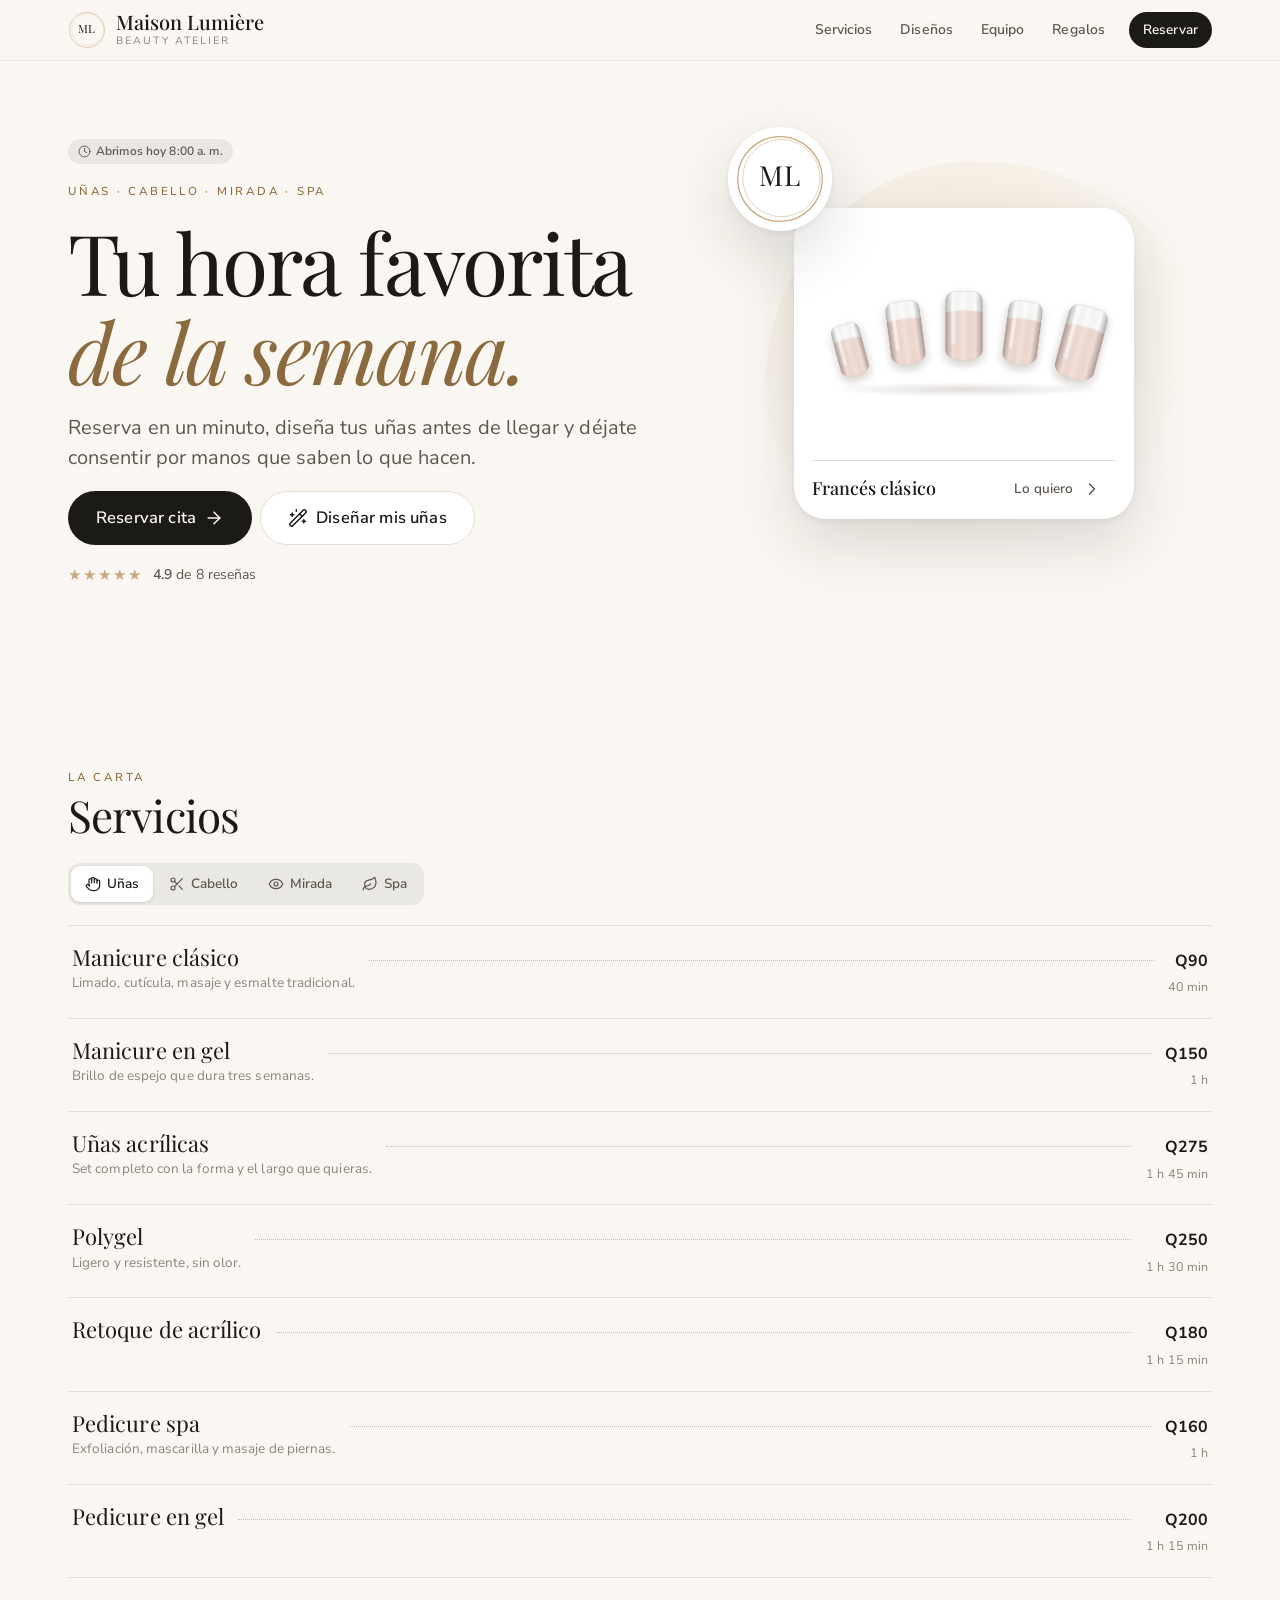
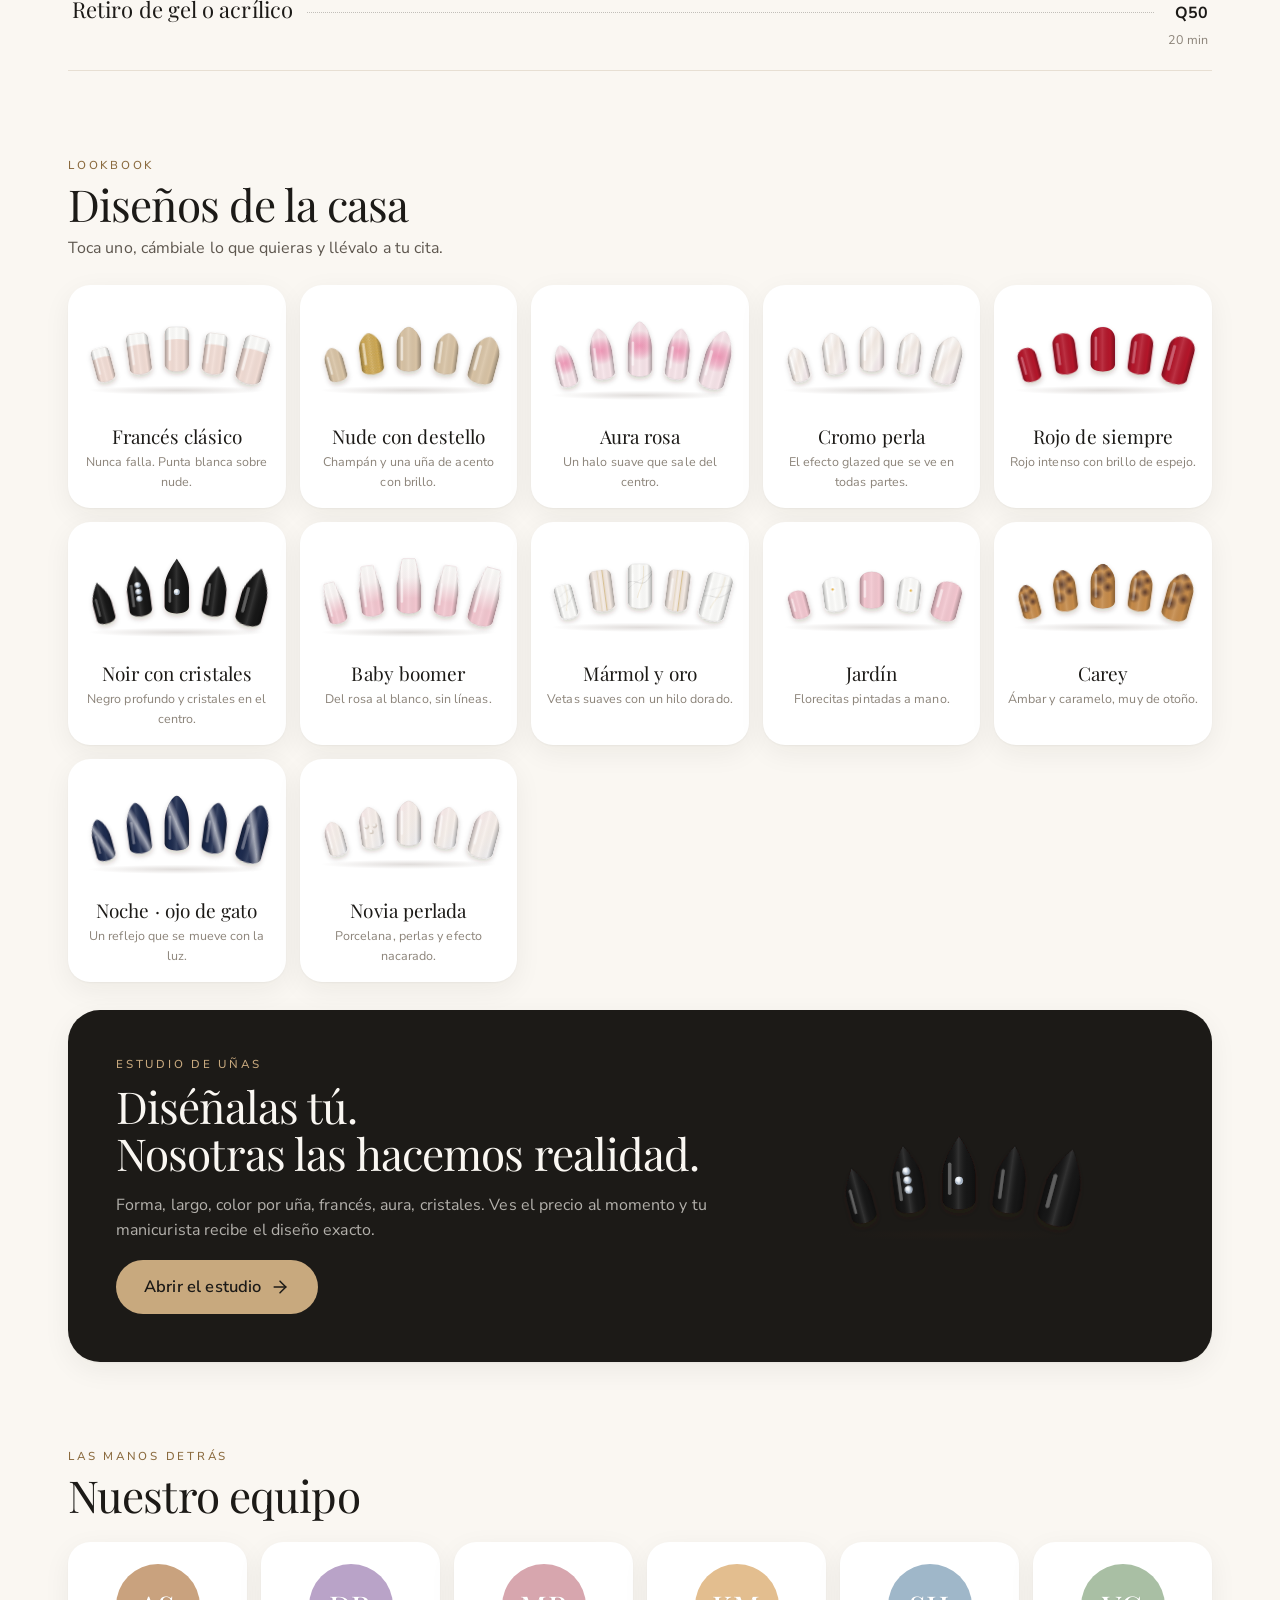
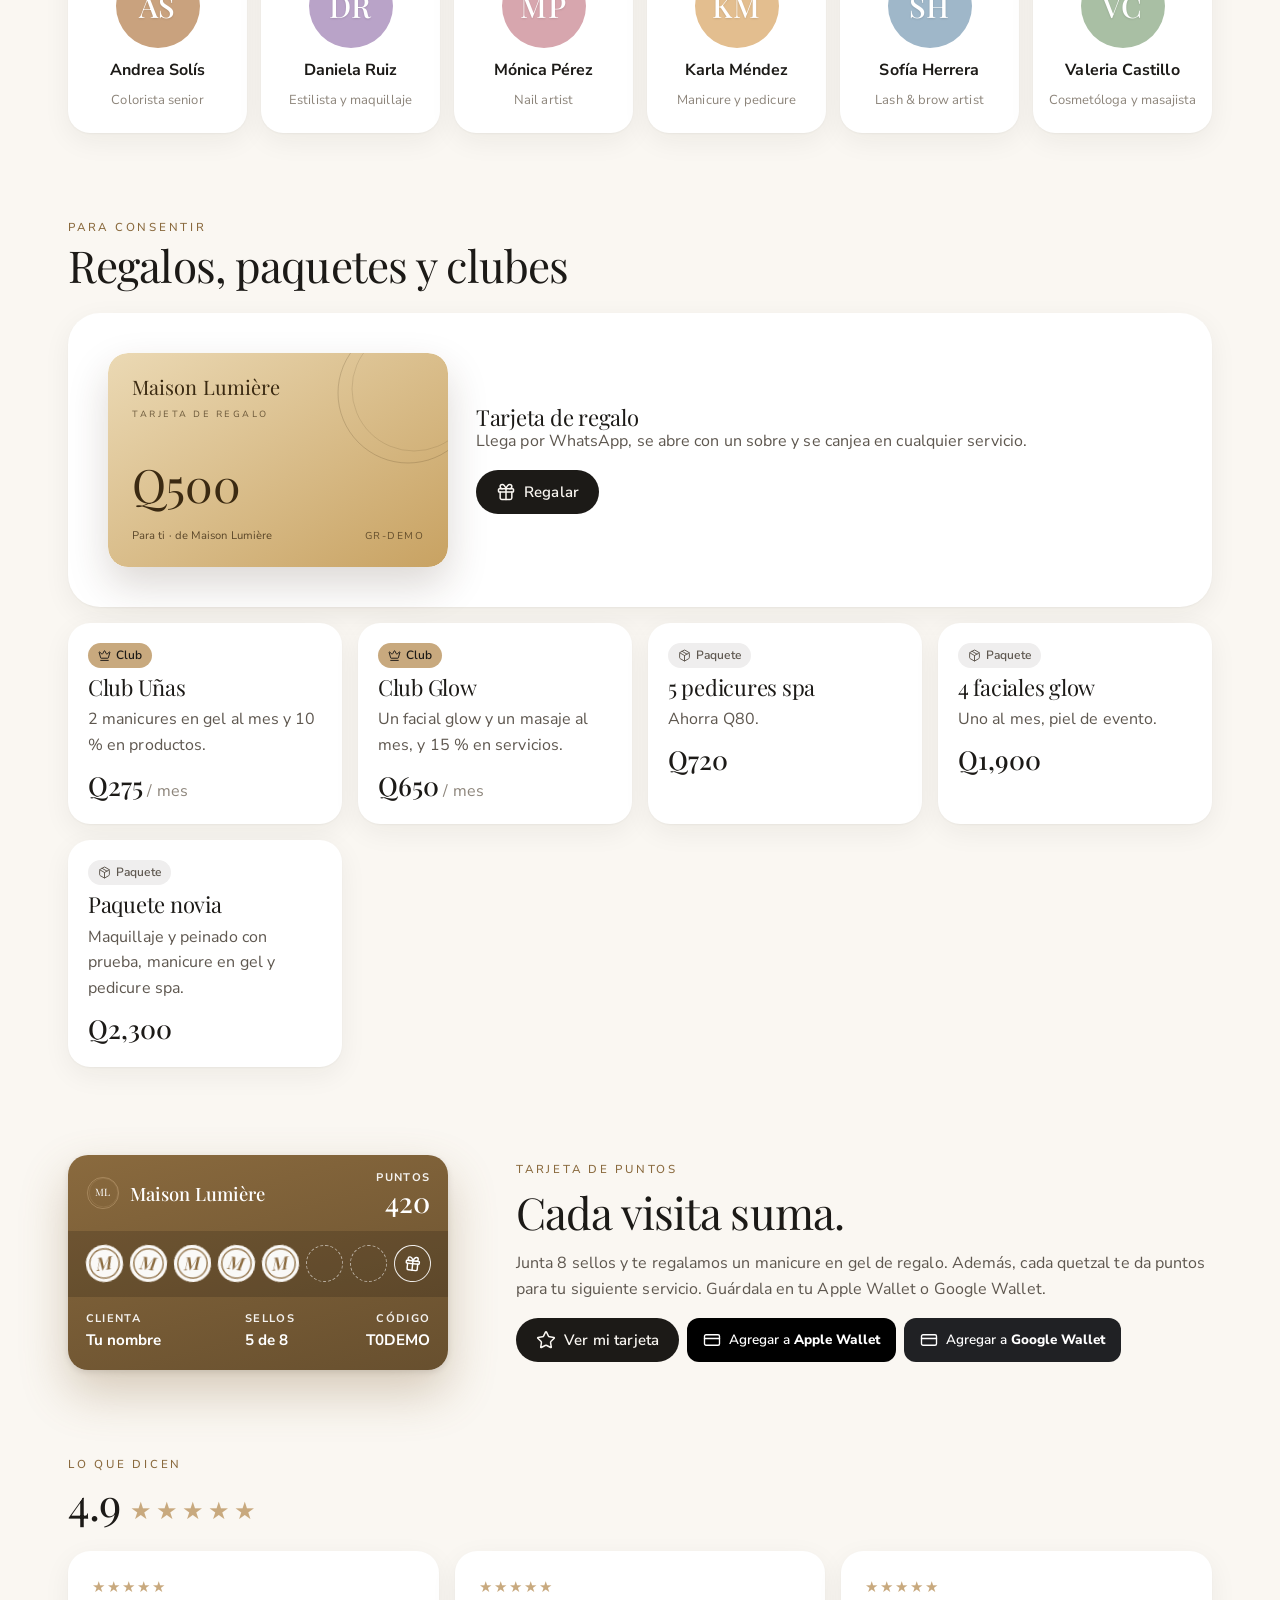
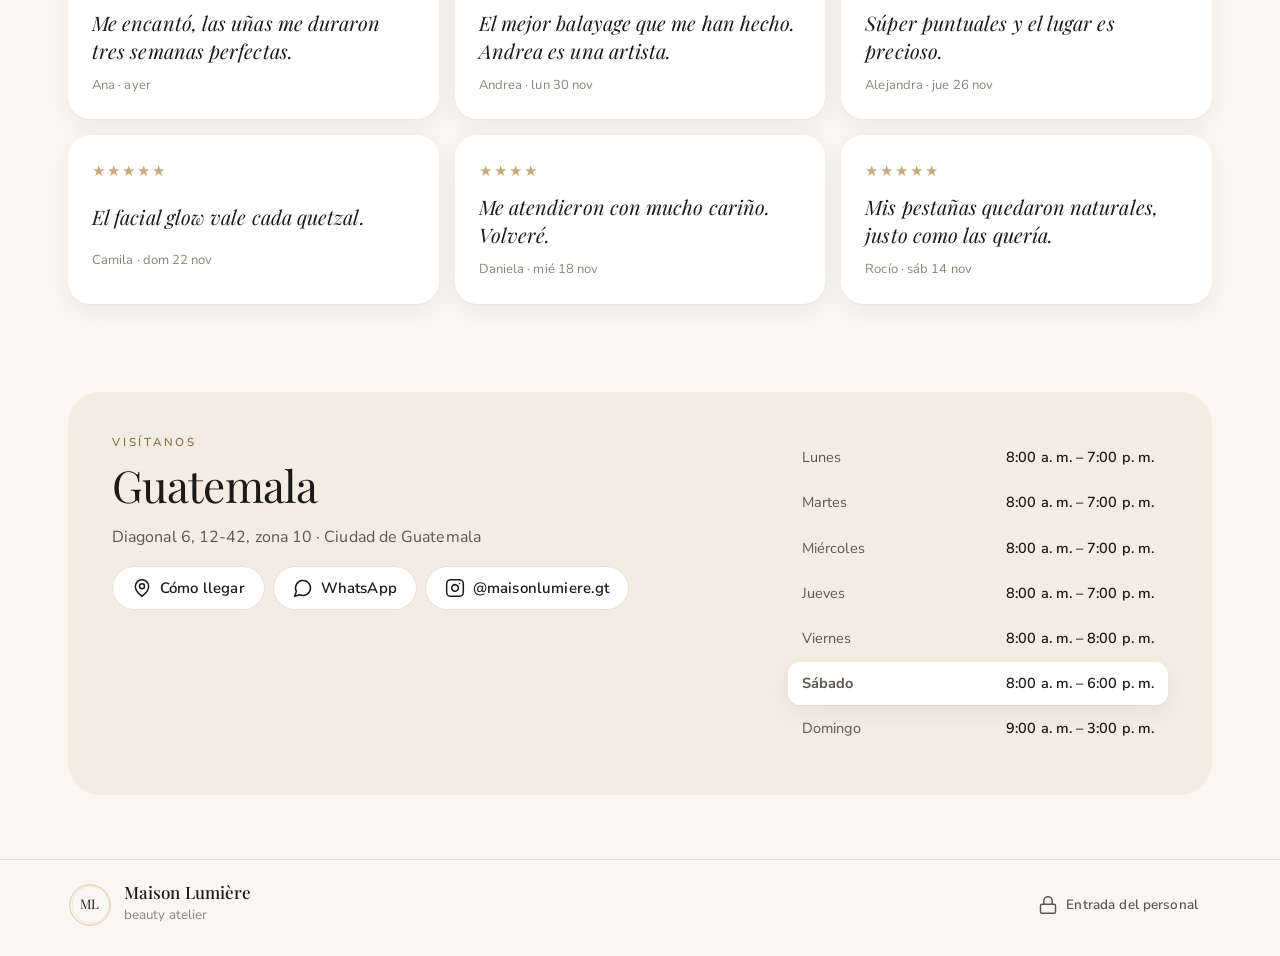
<file: index.html>
<!doctype html>
<html lang="es">
<head>
<meta charset="utf-8">
<meta name="viewport" content="width=device-width, initial-scale=1, viewport-fit=cover">
<meta name="robots" content="noindex">
<meta name="theme-color" content="#FAF7F2">
<meta name="description" content="Reserva tu cita de uñas, cabello, pestañas y spa en línea.">
<link rel="preconnect" href="https://fonts.googleapis.com">
<link rel="preconnect" href="https://fonts.gstatic.com" crossorigin>
<script src="marca.js"></script>
<link rel="stylesheet" href="estilos.css">
<link rel="stylesheet" href="css/publico.css">
<link rel="stylesheet" href="css/recepcion.css">
<link rel="stylesheet" href="css/admin.css">
<link rel="icon" href="data:image/svg+xml,%3Csvg xmlns=%22http://www.w3.org/2000/svg%22 viewBox=%220 0 100 100%22%3E%3Ccircle cx=%2250%22 cy=%2250%22 r=%2248%22 fill=%22%231C1A17%22/%3E%3Ccircle cx=%2250%22 cy=%2250%22 r=%2240%22 fill=%22none%22 stroke=%22%23C8A97E%22 stroke-width=%223%22/%3E%3C/svg%3E">
<title>Salón</title>
</head>
<body>
<div id="app" aria-live="polite"></div>
<div id="capa"></div>
<div id="avisos" aria-live="polite"></div>
<script src="vendor/qrcode.js"></script>
<script src="js/base.js"></script>
<script src="js/datos.js"></script>
<script src="js/unas.js"></script>
<script src="js/publico.js"></script>
<script src="js/recepcion.js"></script>
<script src="js/estilista.js"></script>
<script src="js/admin.js"></script>
<script src="js/sala.js"></script>
<script>arrancar();</script>
</body>
</html>
</file>
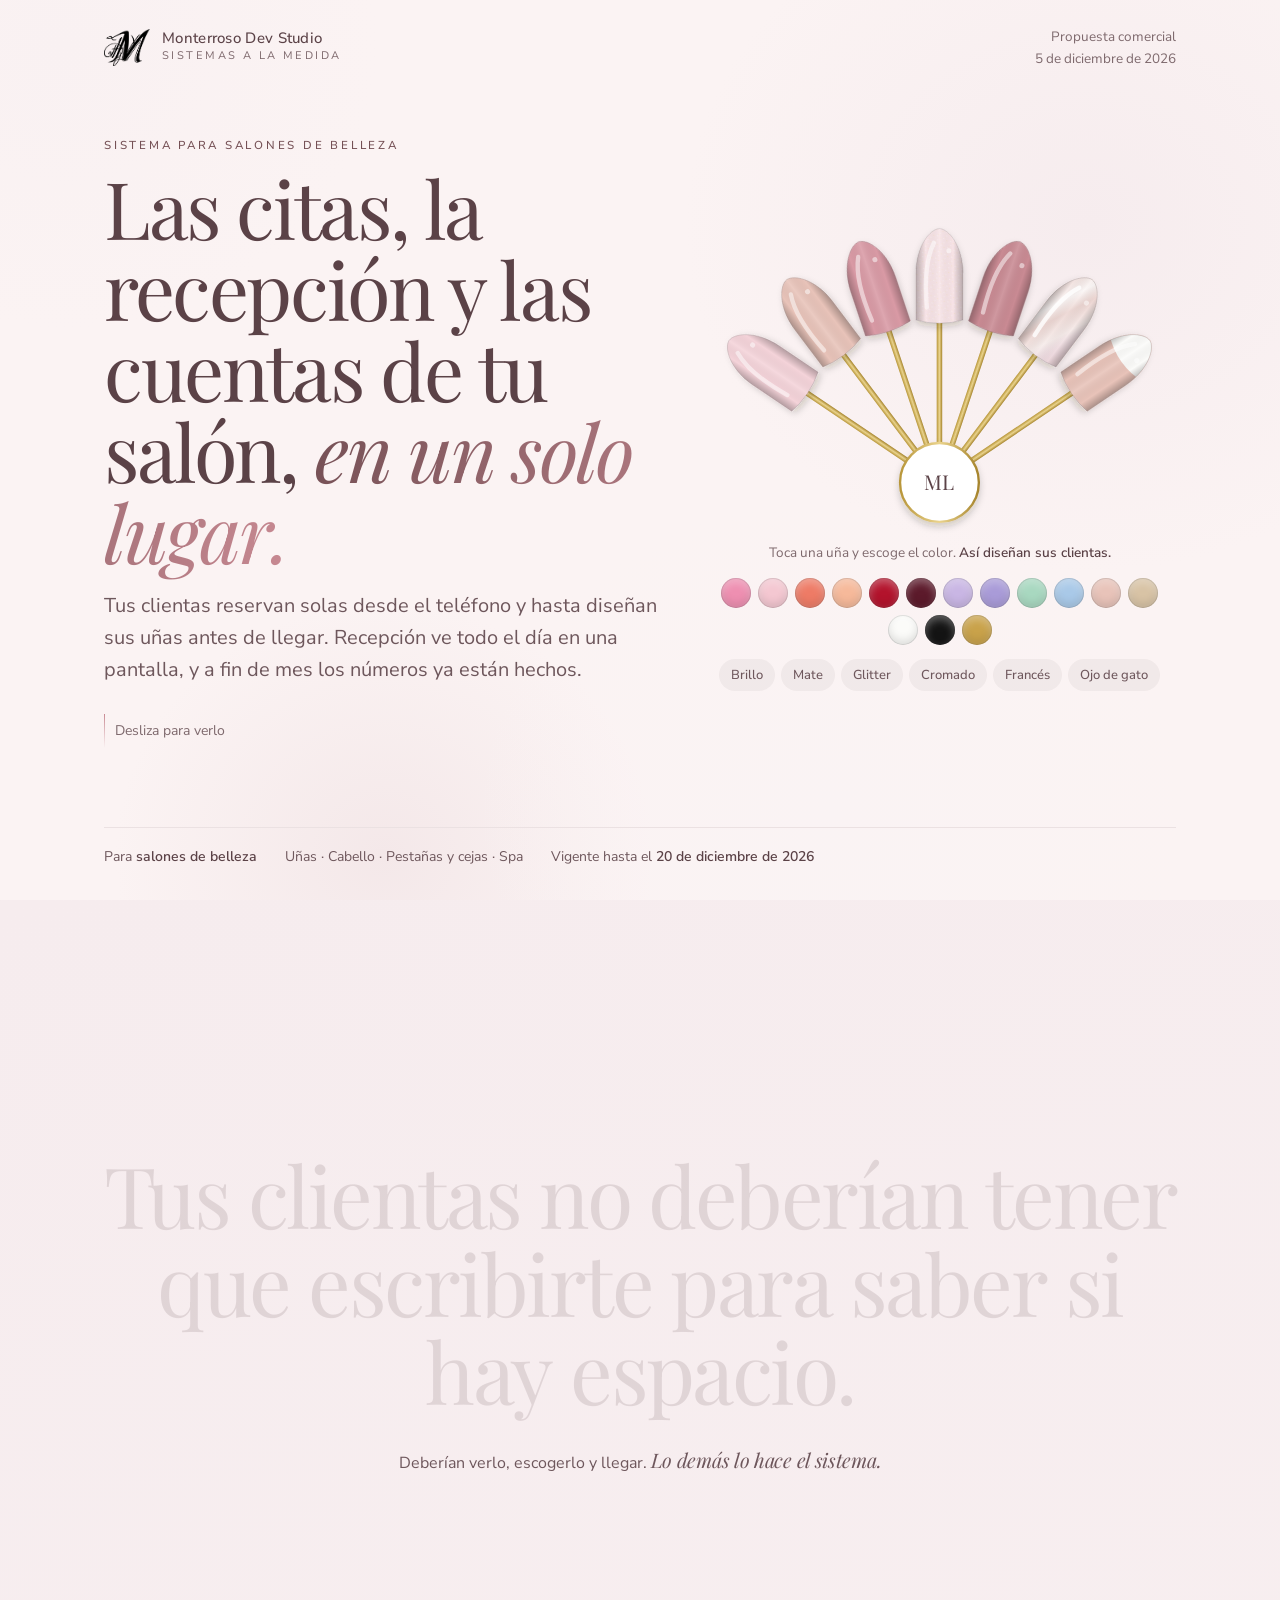
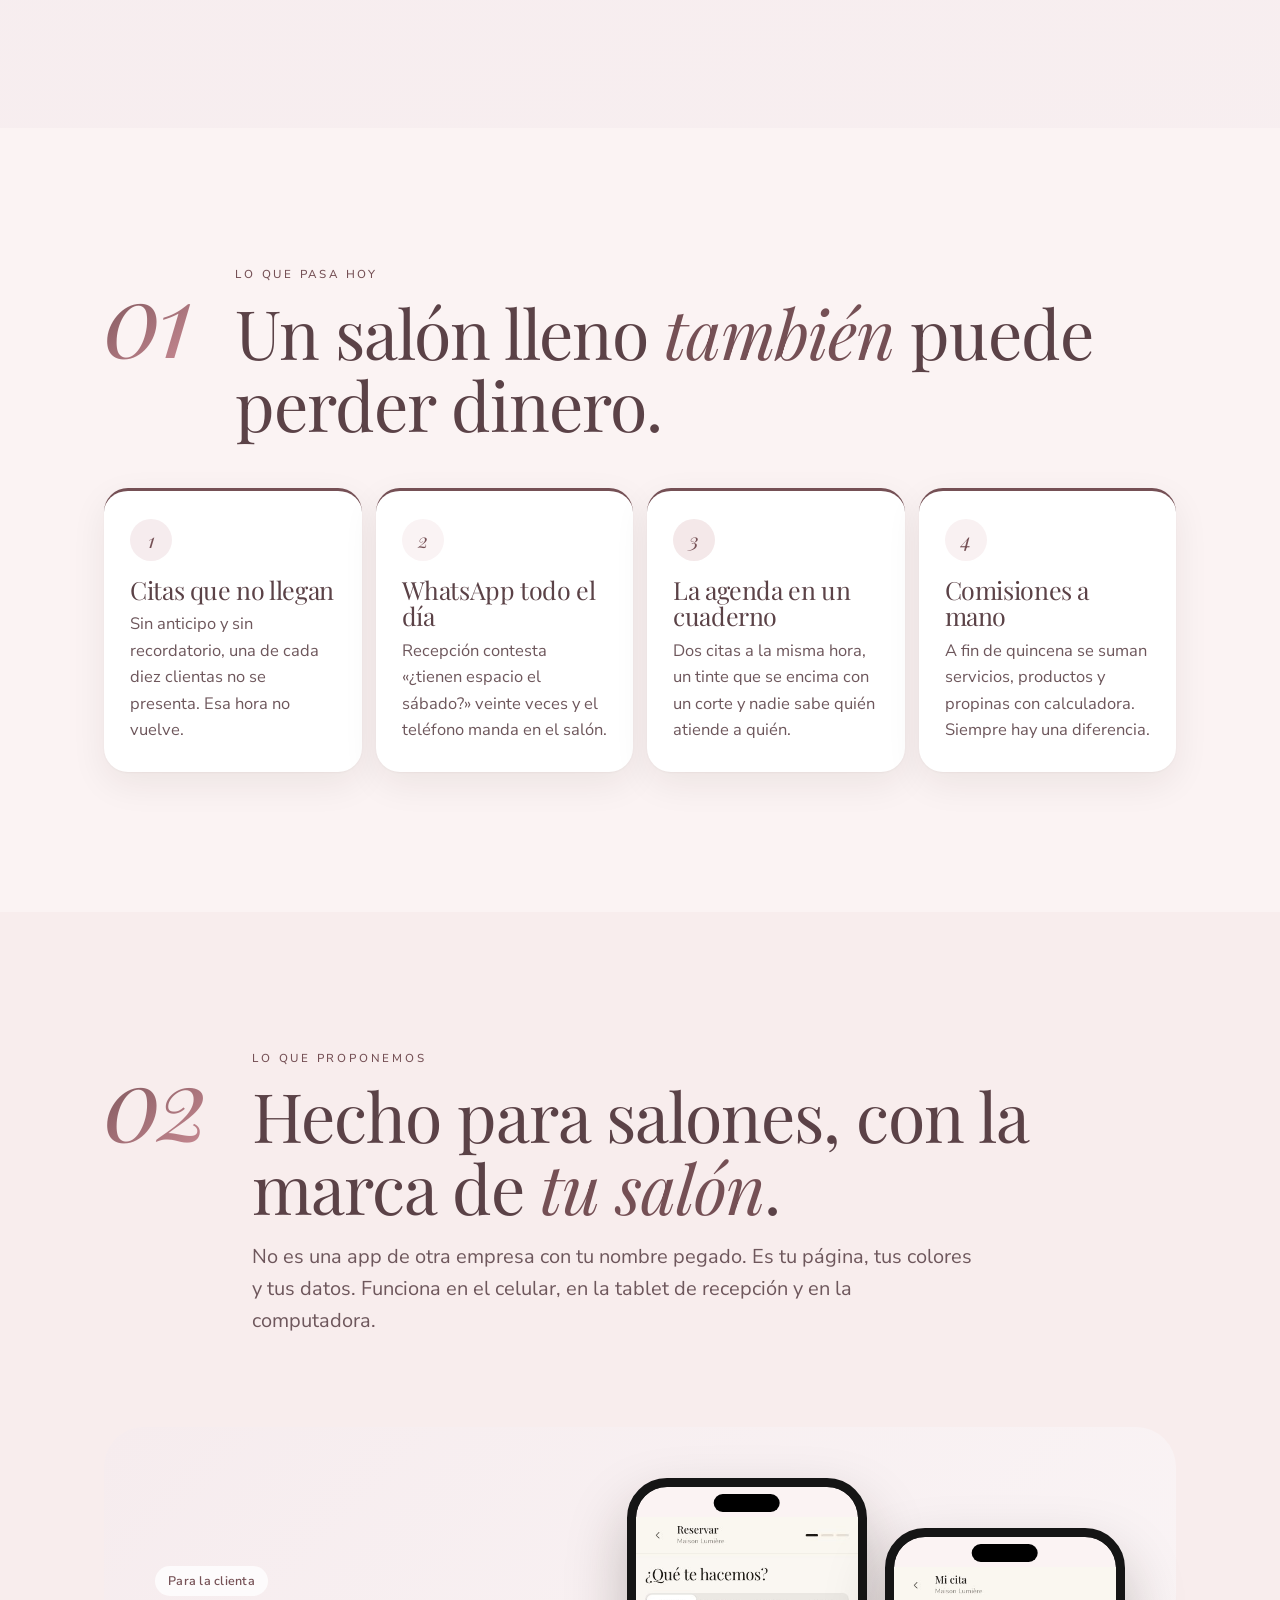
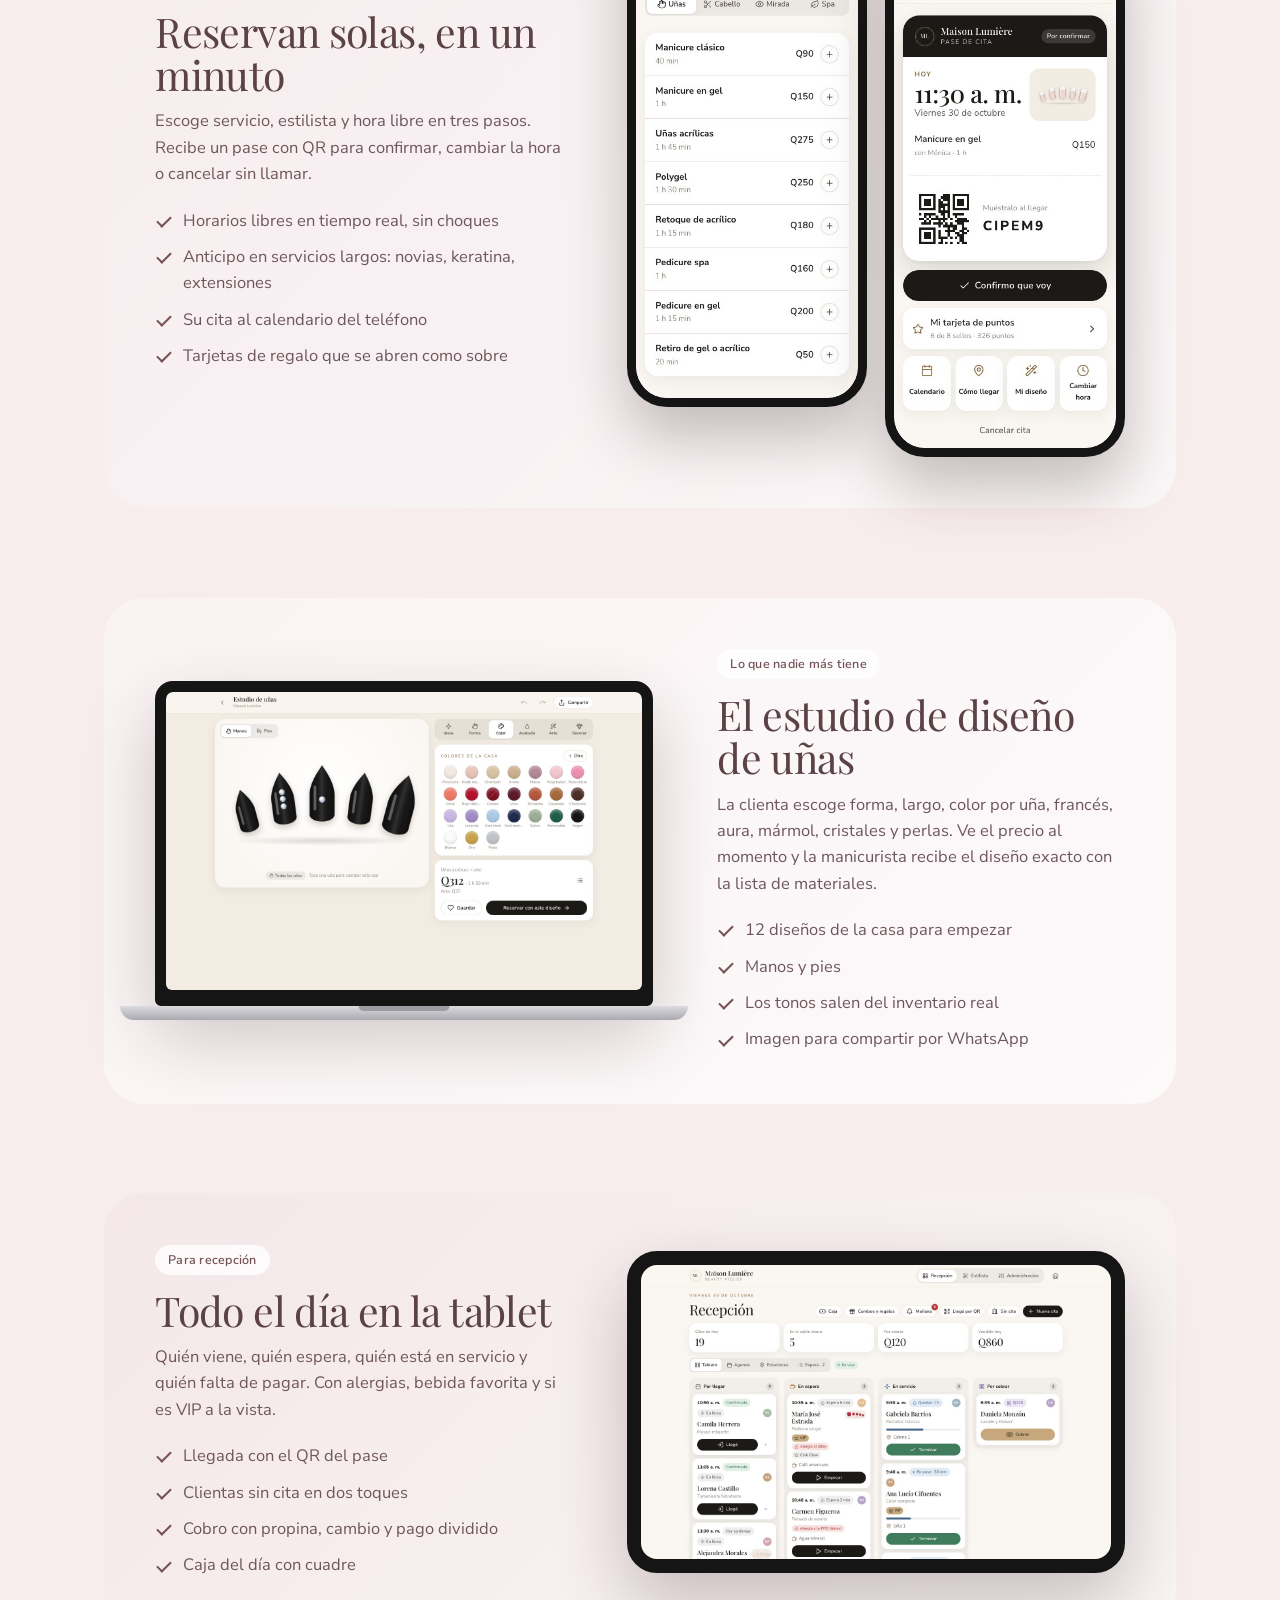
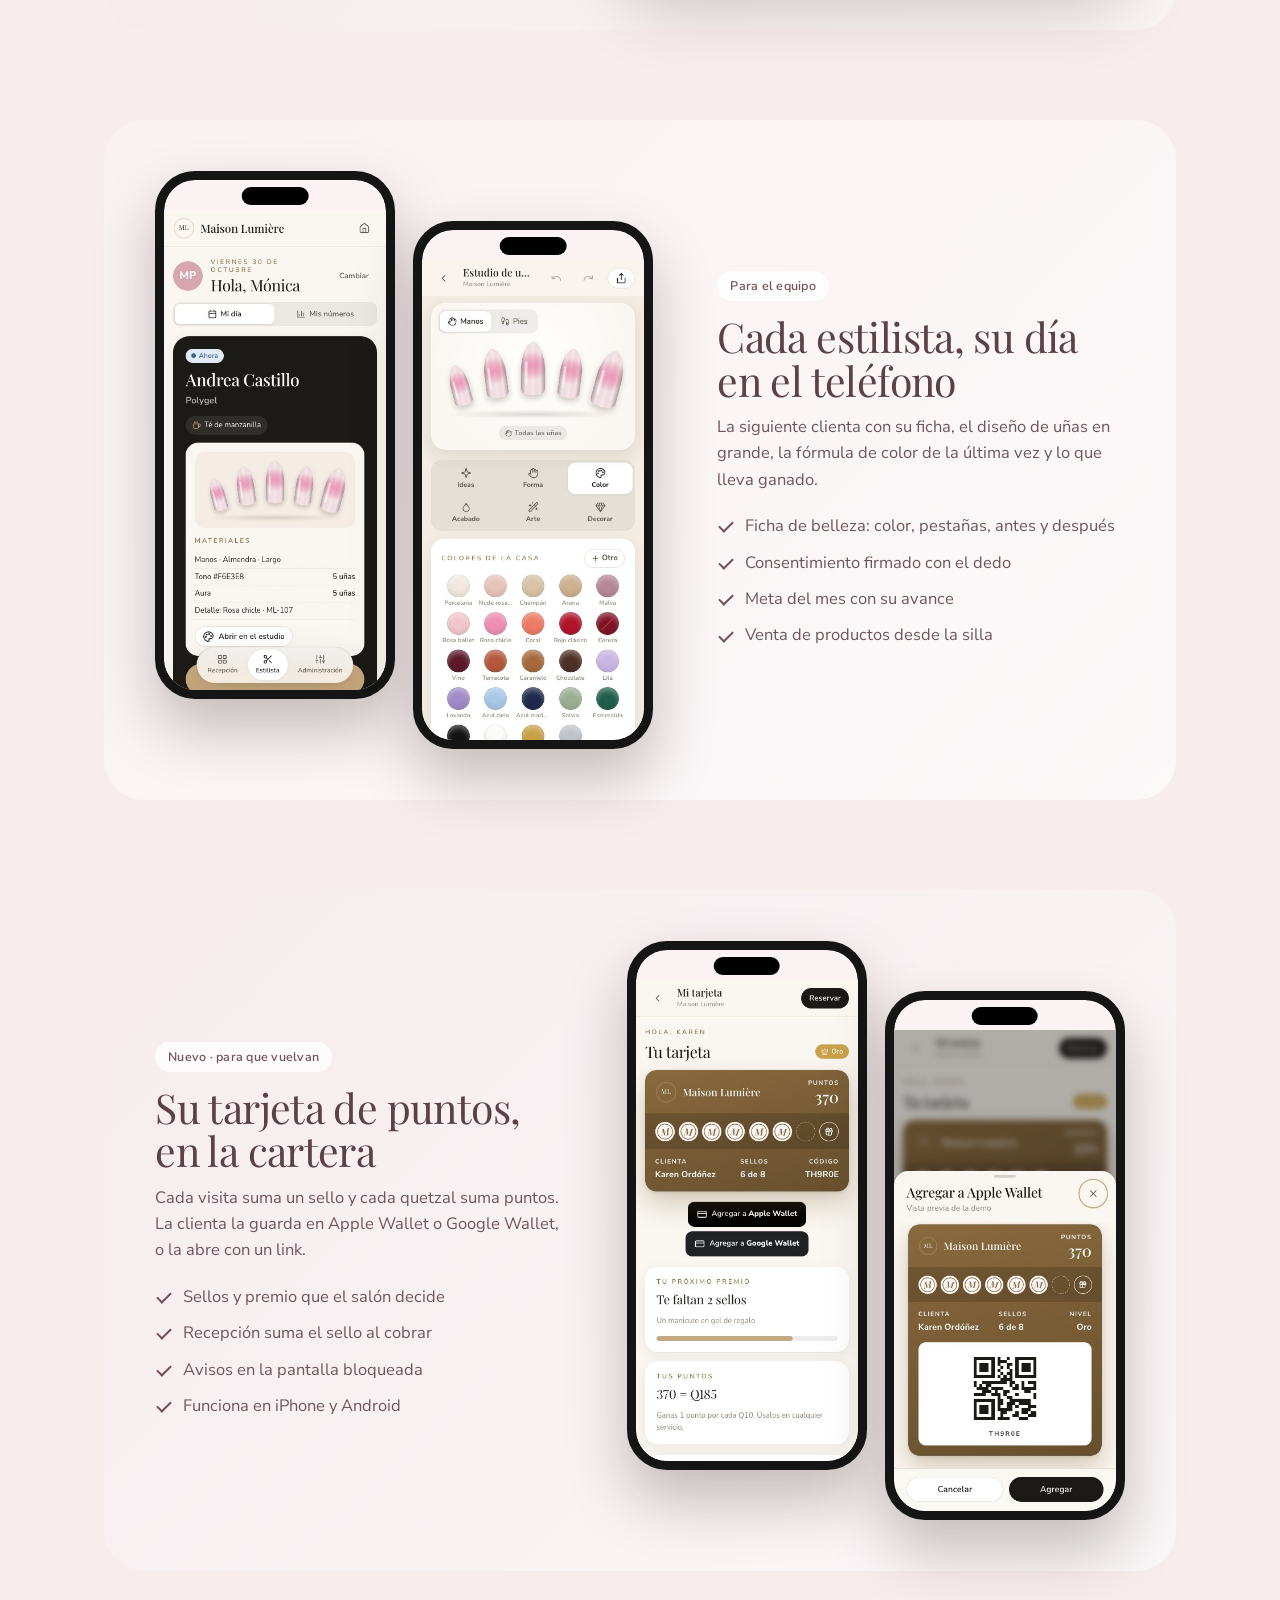
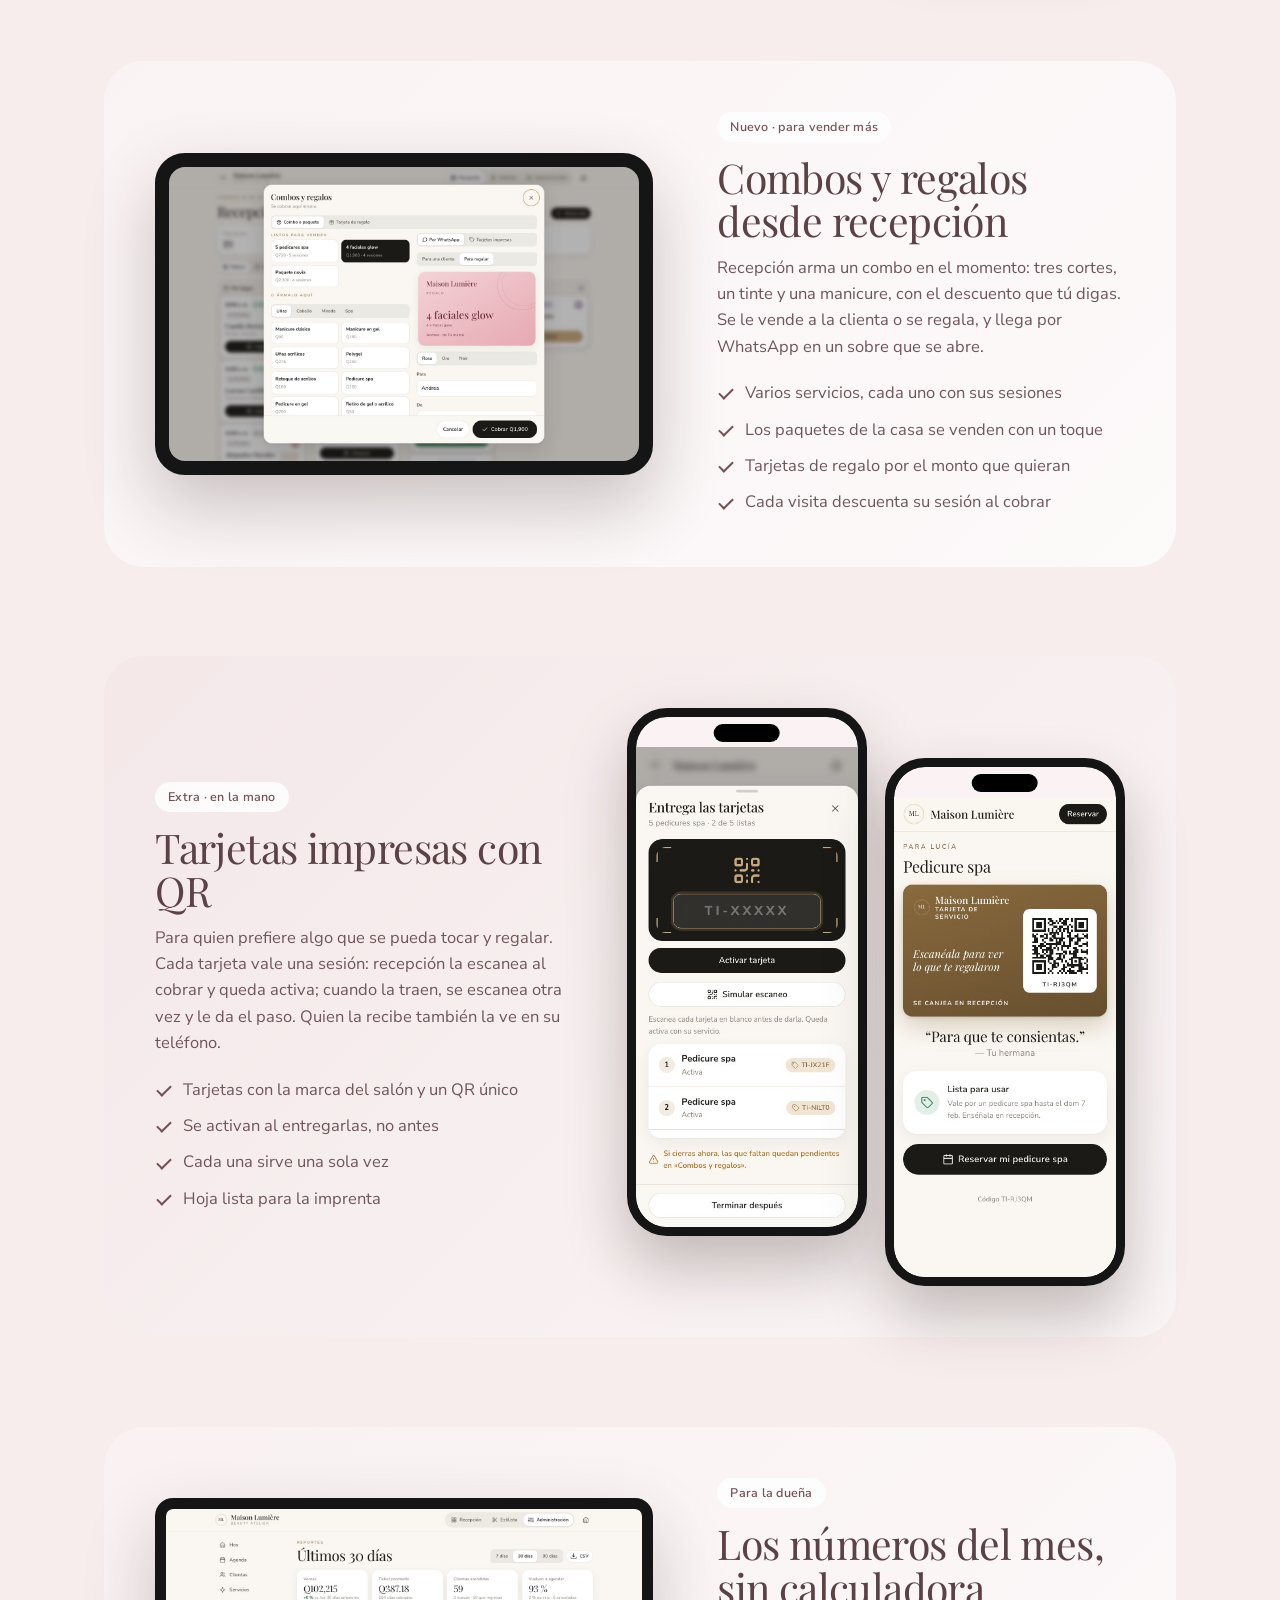
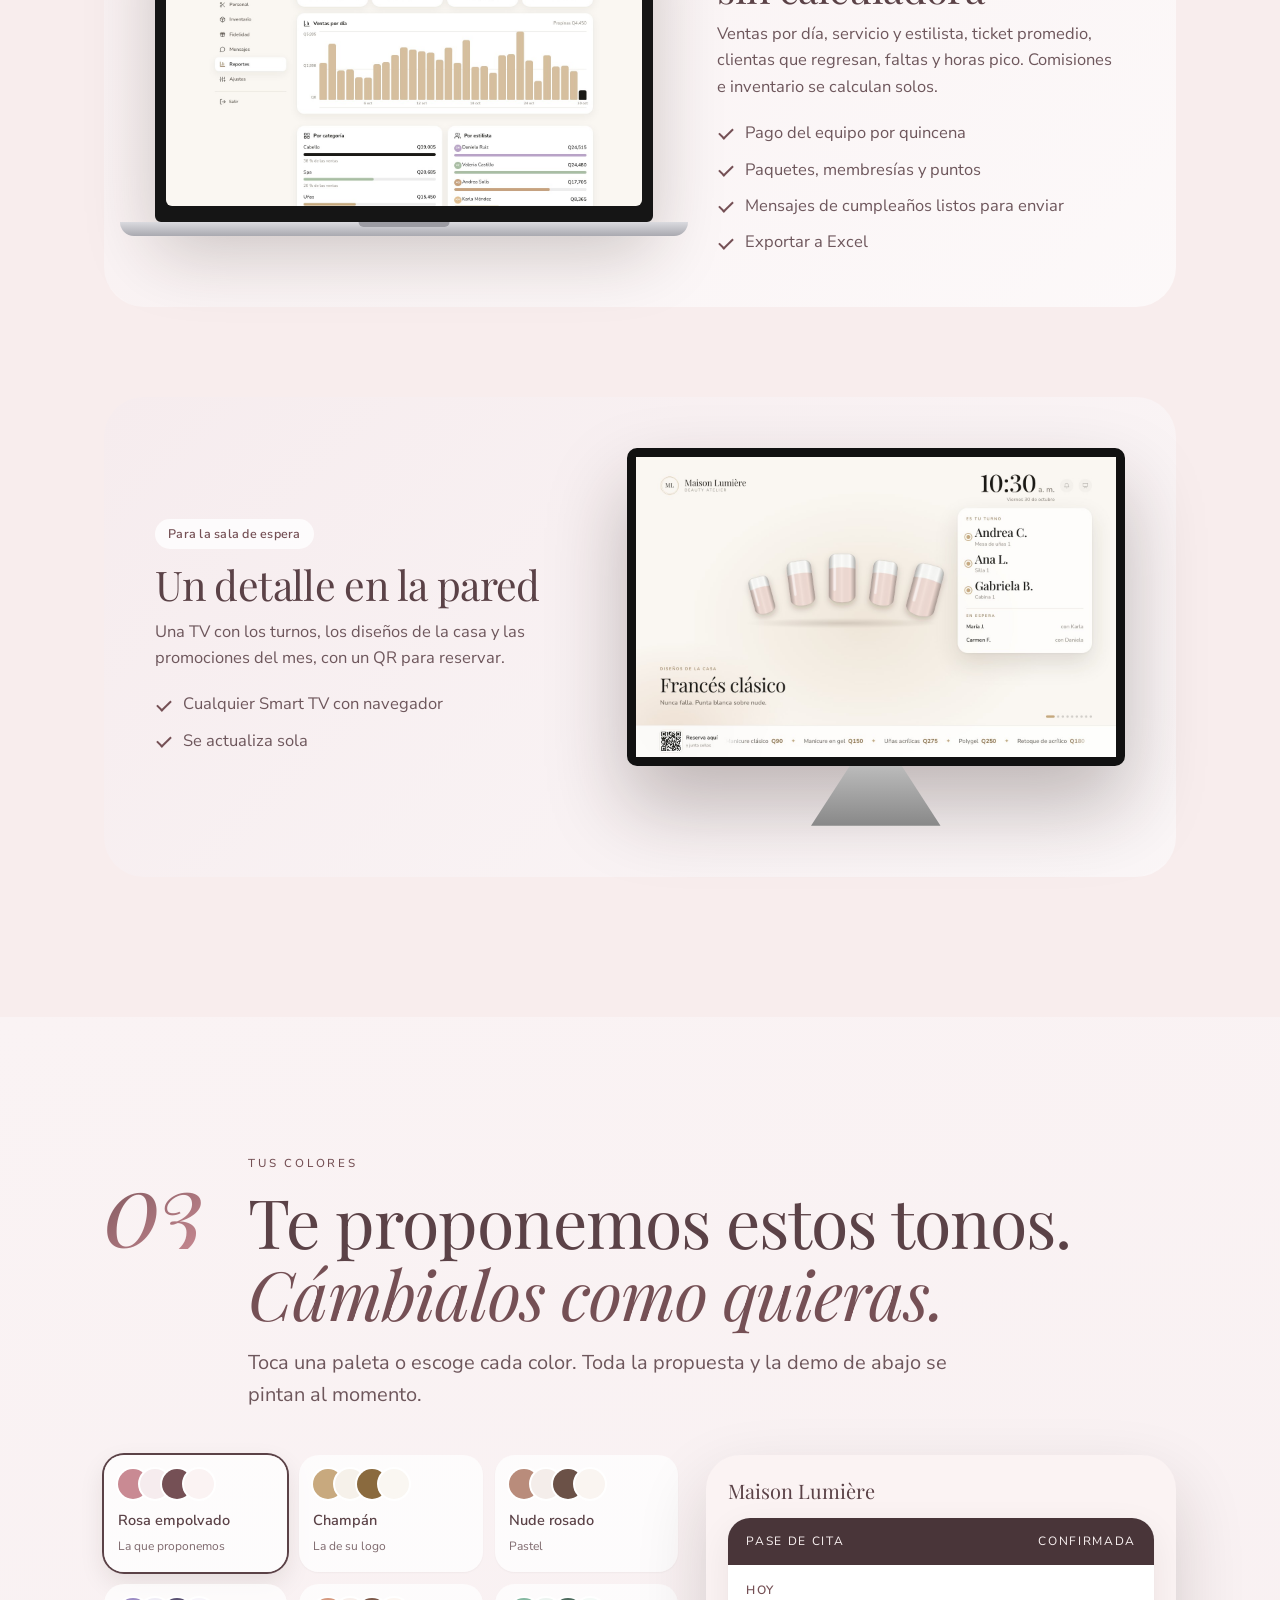
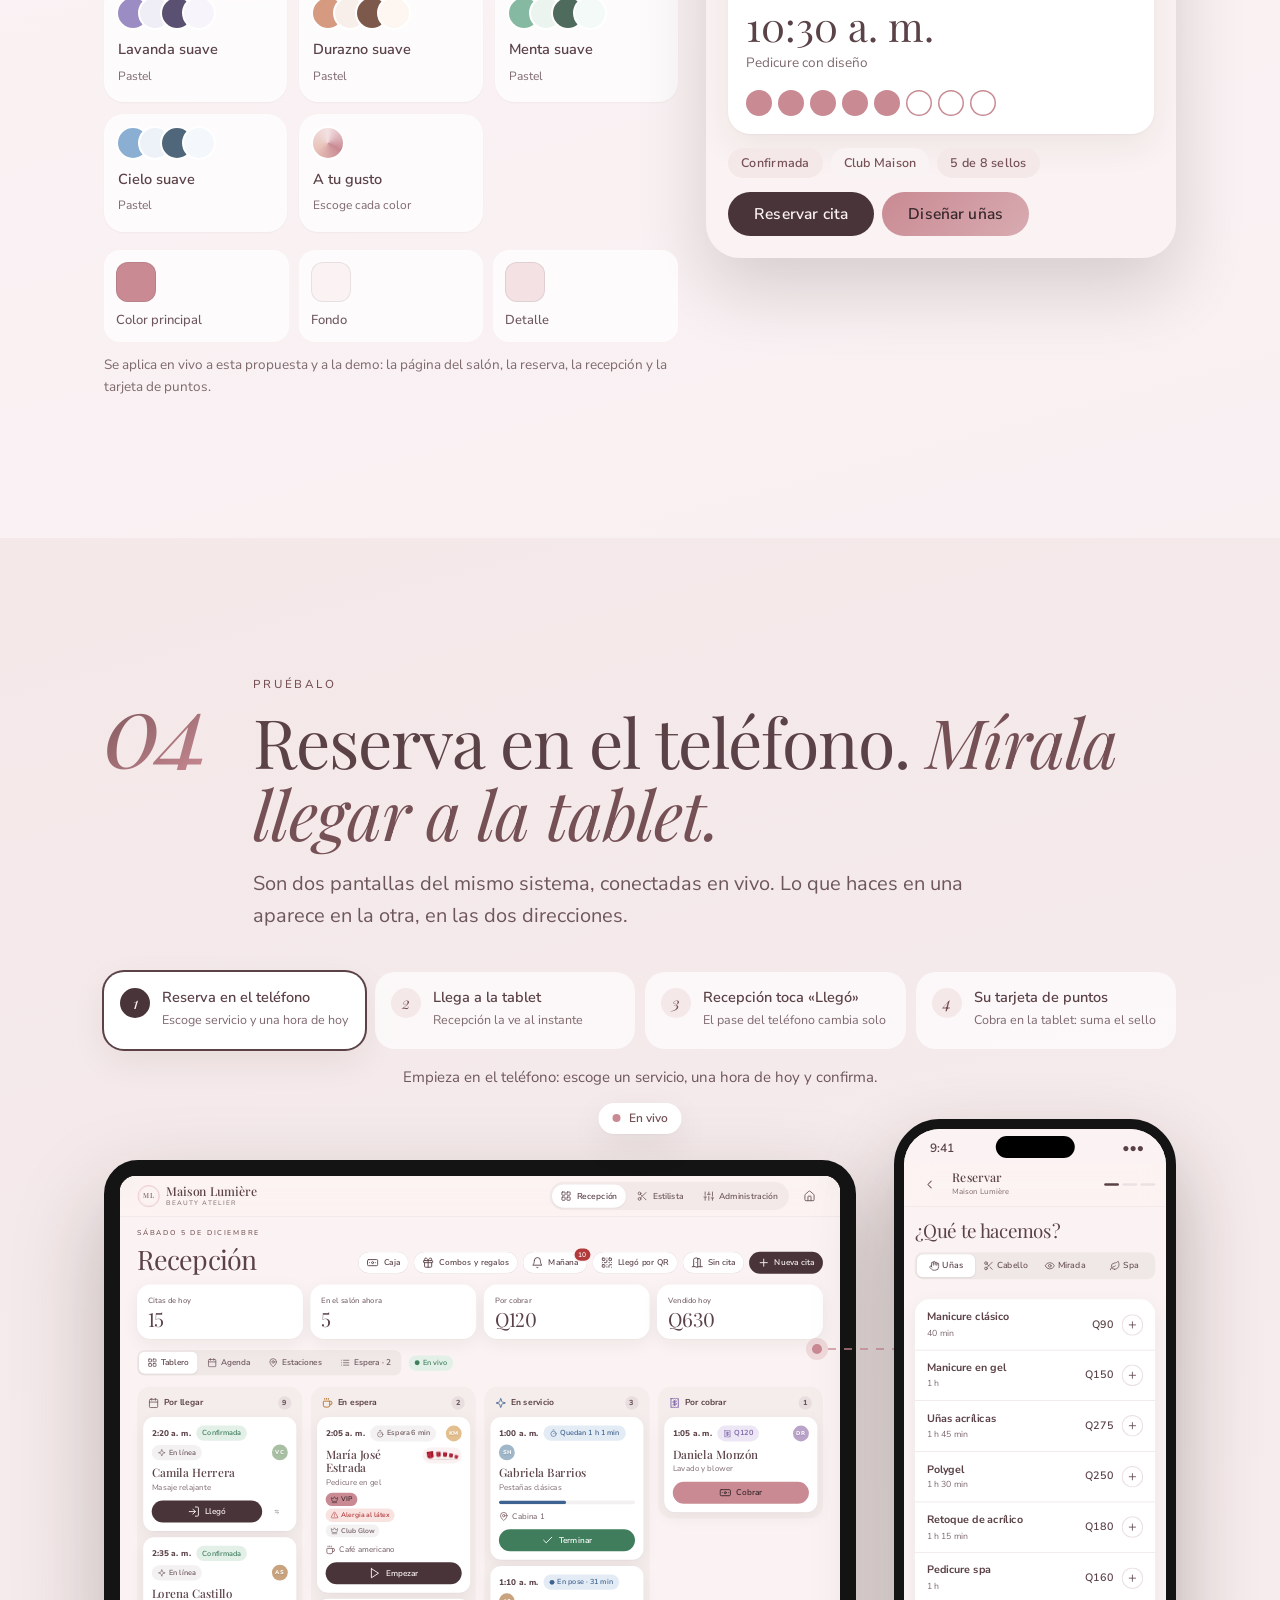
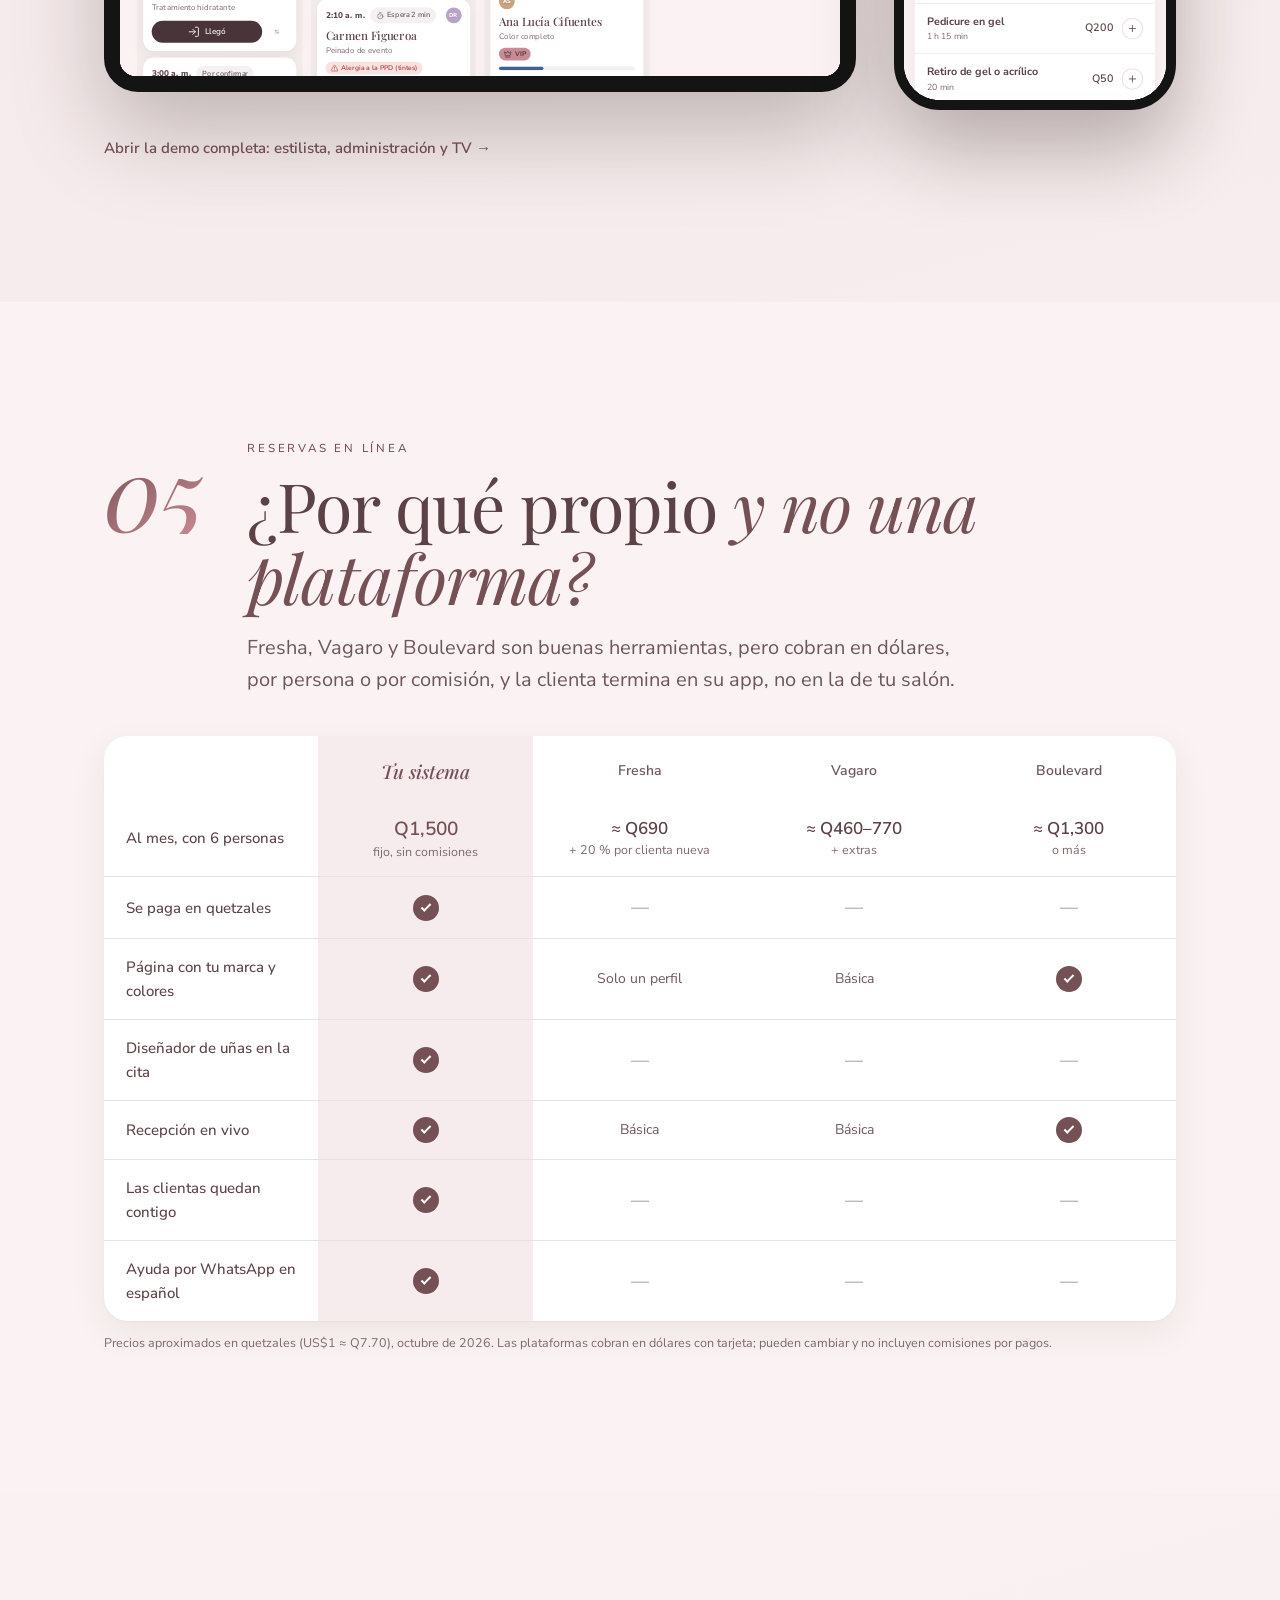
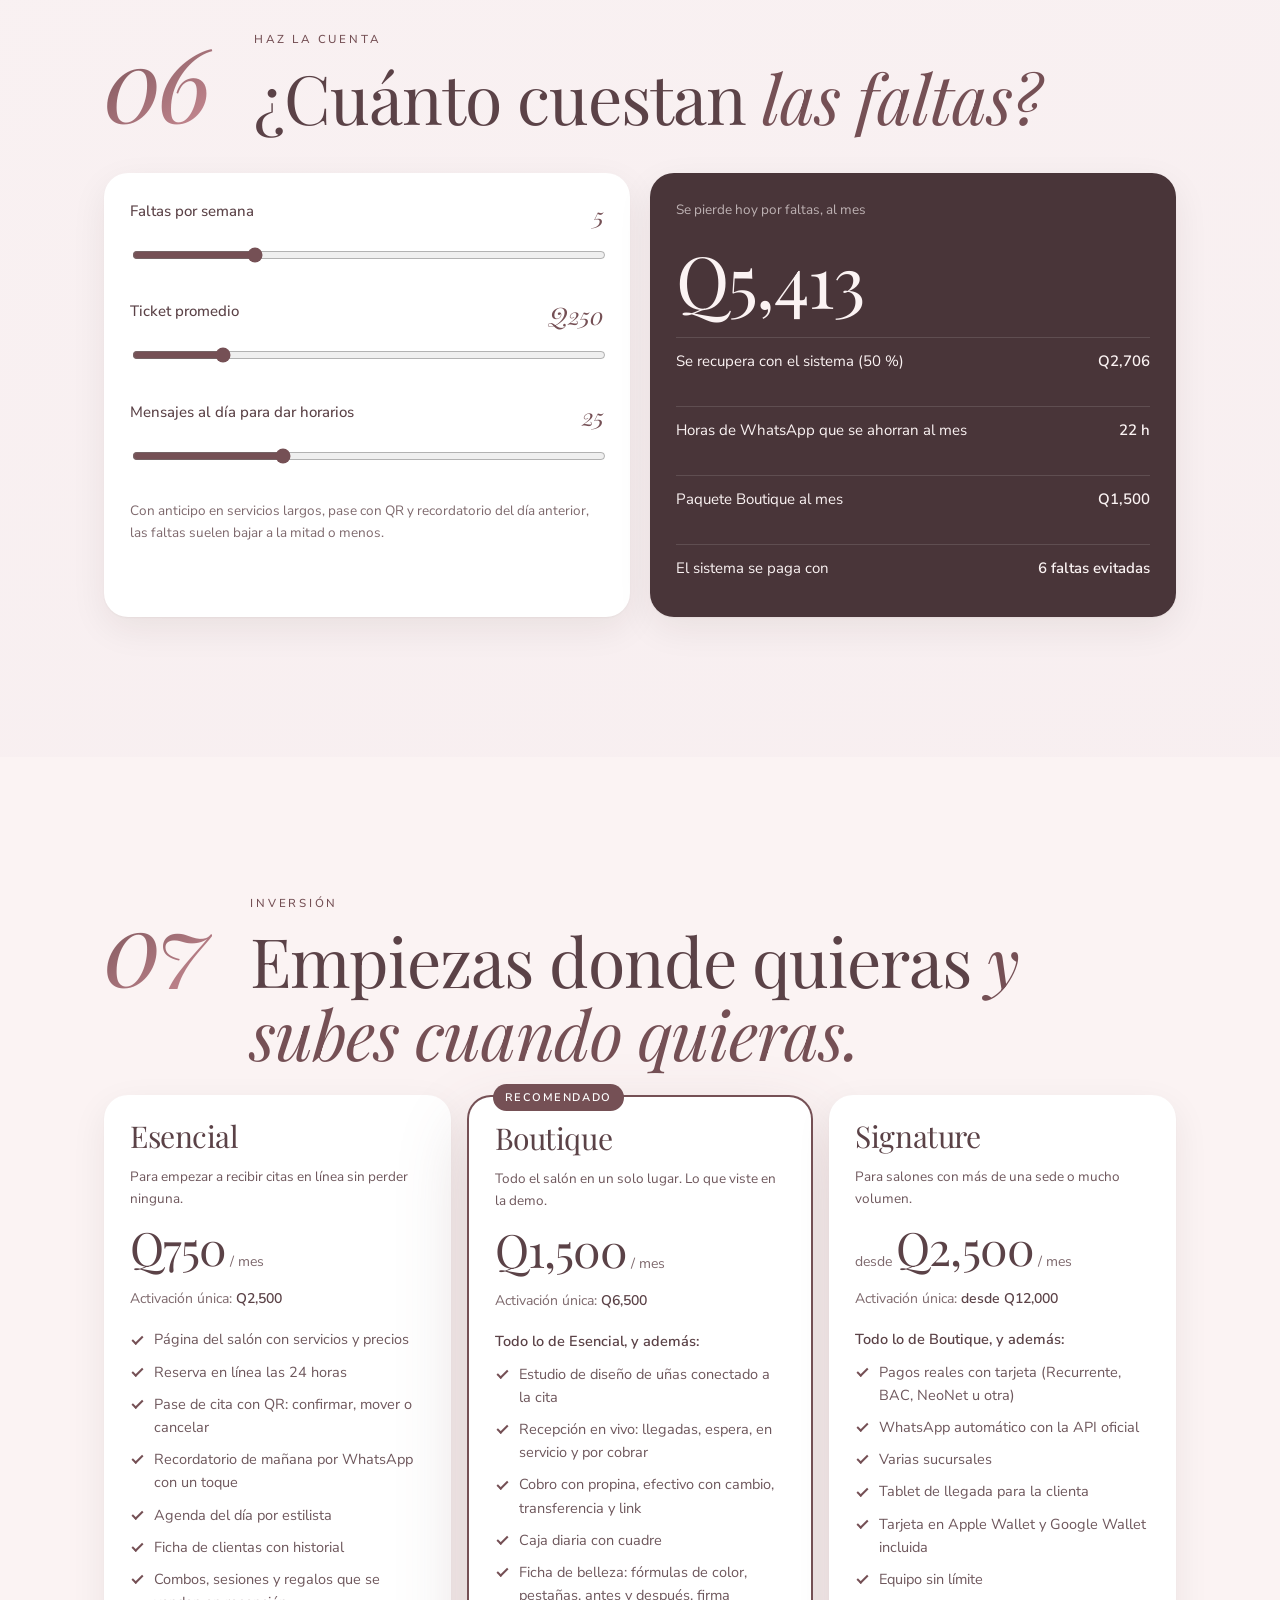
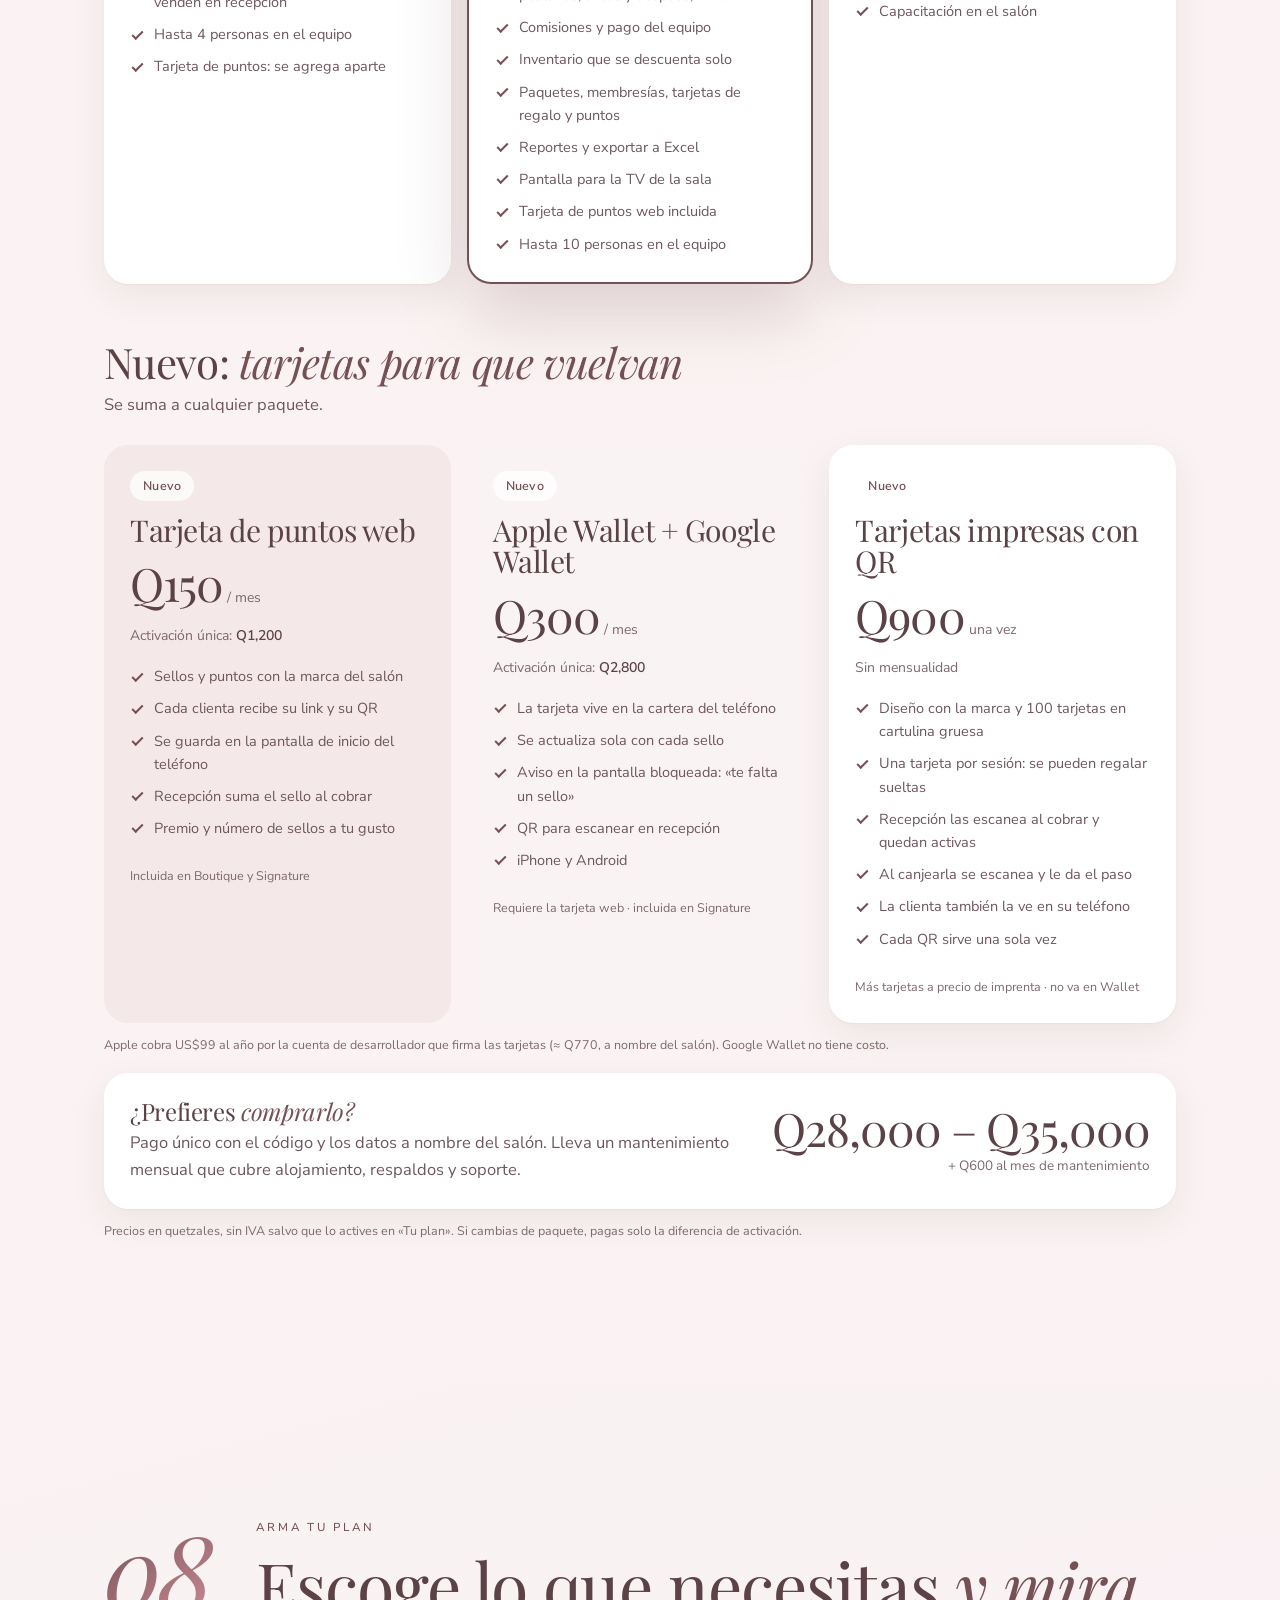
<file: Propuesta-Salon.html>
<!doctype html>
<html lang="es">
<head>
<meta charset="utf-8">
<meta name="viewport" content="width=device-width, initial-scale=1, viewport-fit=cover">
<meta name="description" content="Reservas en línea, estudio de diseño de uñas, recepción en vivo y tarjeta de puntos en Apple y Google Wallet.">
<meta name="theme-color" content="#FBF3F3">
<meta name="robots" content="noindex">
<meta property="og:type" content="website">
<meta property="og:title" content="Sistema para salones de belleza · Monterroso Dev Studio">
<meta property="og:description" content="Citas en línea, diseño de uñas, recepción en vivo y tarjeta de puntos en Wallet. Pruébalo desde este link.">
<meta property="og:image" content="https://antoniomonterroso.github.io/SalonDemo/propuesta/og.jpg">
<meta property="og:url" content="https://antoniomonterroso.github.io/SalonDemo/Propuesta-Salon.html">
<meta property="og:image:width" content="1200">
<meta property="og:image:height" content="630">
<meta name="twitter:card" content="summary_large_image">
<link rel="preconnect" href="https://fonts.googleapis.com">
<link rel="preconnect" href="https://fonts.gstatic.com" crossorigin>
<script>
  /* A quién va dirigida. En la copia genérica: generico: true */
  window.PARA = { generico: true, recomendado: "boutique", ticket: 250 };
</script>
<script src="marca.js"></script>
<title>Propuesta · Sistema para salón</title>
<style>
:root { --ease: cubic-bezier(0.23, 1, 0.32, 1); --r: 24px; --gutter: 20px; --sombra: 0 1px 2px rgba(40,26,20,.04), 0 12px 36px rgba(40,26,20,.07);
  --t1: #F6ECEE; --t2: #F9F2F3; --t3: #F4E7E9; --t4: #F8EFF0; --i1: #755055; --i2: #755055; --i3: #755055; --i4: #755055; }
.sec.t1, .bloque.t1, .hito:nth-child(1), .dolor:nth-child(1), .paq.extra:nth-child(2) { --ink: var(--i1); }
.sec.t2, .bloque.t2, .hito:nth-child(2), .dolor:nth-child(2) { --ink: var(--i2); }
.sec.t3, .bloque.t3, .hito:nth-child(3), .dolor:nth-child(3), .paq.extra:nth-child(1) { --ink: var(--i3); }
.sec.t4, .bloque.t4, .dolor:nth-child(4) { --ink: var(--i4); }
@media (min-width: 760px) { :root { --gutter: 44px; } }
*, *::before, *::after { box-sizing: border-box; }
html { -webkit-text-size-adjust: 100%; scroll-behavior: smooth; scroll-padding-top: 72px; }
@media (prefers-reduced-motion: reduce) { html { scroll-behavior: auto; } }
body { margin: 0; background: var(--fondo); color: var(--tinta); font: 400 16.5px/1.6 var(--f-texto); font-variant-numeric: lining-nums; -webkit-font-smoothing: antialiased; overflow-x: clip; transition: background-color .5s var(--ease), color .5s var(--ease); }
img, svg { display: block; max-width: 100%; }
a { color: inherit; }
h1, h2, h3, p { margin: 0; }
b, strong { font-weight: 600; }
.serif, h1, h2, h3 { font-family: var(--f-titulo); font-weight: 400; letter-spacing: -.015em; line-height: 1.06; }
h1 em, h2 em, h3 em, .serif em { font-style: italic; color: var(--ink, var(--acento-texto)); }
h1 em { background: linear-gradient(100deg, var(--i1), var(--acento)); -webkit-background-clip: text; background-clip: text; color: transparent; padding-right: .08em; }
.eyebrow { font: 500 11.5px/1.2 var(--f-texto); letter-spacing: .24em; text-transform: uppercase; color: var(--acento-texto); margin-bottom: 14px; }
.tx2 { color: var(--tinta2); } .tenue { color: var(--tenue); } .small { font-size: 13.5px; }
.cont { max-width: 1160px; margin: 0 auto; padding: 0 var(--gutter); }
.sec { padding: clamp(72px, 11vw, 140px) 0; position: relative; transition: background-color .5s var(--ease); }
.sec.t1 { background: linear-gradient(165deg, var(--t1), color-mix(in srgb, var(--t1) 55%, var(--t4))); } .sec.t2 { background: linear-gradient(165deg, var(--t2), color-mix(in srgb, var(--t2) 55%, var(--t1))); } .sec.t3 { background: linear-gradient(165deg, var(--t3), color-mix(in srgb, var(--t3) 55%, var(--t2))); } .sec.t4 { background: linear-gradient(165deg, var(--t4), color-mix(in srgb, var(--t4) 55%, var(--t1))); } .sec.f2 { background: var(--fondo2); }
.sec.osc { background: radial-gradient(42% 60% at 12% 18%, color-mix(in srgb, var(--i1) 38%, transparent), transparent 70%), radial-gradient(42% 60% at 88% 82%, color-mix(in srgb, var(--i2) 40%, transparent), transparent 70%), radial-gradient(30% 45% at 70% 10%, color-mix(in srgb, var(--i3) 28%, transparent), transparent 70%), var(--oscuro); color: var(--fondo); } .sec.osc .tx2, .sec.osc .tenue { color: color-mix(in srgb, var(--fondo) 70%, transparent); } .sec.osc .eyebrow { color: var(--t1); } .sec.osc h2 em { color: var(--t1); }
h2 { font-size: clamp(36px, 5.4vw, 68px); }
h3 { font-size: 24px; }
.lead { font-size: clamp(17px, 1.6vw, 20px); color: var(--tinta2); max-width: 36em; margin-top: 18px; line-height: 1.6; }
.card { background: var(--tarjeta); border-radius: var(--r); box-shadow: var(--sombra); padding: 26px; }
.rev { opacity: 0; transform: translateY(22px); transition: opacity .9s var(--ease), transform .9s var(--ease); transition-delay: calc(var(--i, 0) * 80ms); }
.rev.visto { opacity: 1; transform: none; }
@media (prefers-reduced-motion: reduce) { .rev { transform: none; transition: opacity .3s linear; } }
.chip { display: inline-flex; align-items: center; gap: 6px; padding: 5px 13px; border-radius: 999px; background: var(--acento-suave); color: var(--acento-texto); font-size: 12.5px; font-weight: 600; letter-spacing: .02em; }
.btn { display: inline-flex; align-items: center; justify-content: center; gap: 10px; min-height: 52px; padding: 0 26px; border-radius: 999px; font: 600 15.5px var(--f-texto); letter-spacing: .01em; text-decoration: none; border: 0; cursor: pointer; transition: transform .16s var(--ease), background-color .3s var(--ease), color .3s var(--ease); }
.btn:active { transform: scale(.97); }
.btn-a { background: linear-gradient(135deg, var(--acento), color-mix(in srgb, var(--acento) 72%, #fff)); color: var(--acento-sobre); }
.btn-p { background: var(--oscuro); color: var(--fondo); }
.btn-l { background: transparent; color: inherit; box-shadow: inset 0 0 0 1px color-mix(in srgb, currentColor 30%, transparent); }
@media (hover: hover) and (pointer: fine) { .btn-a:hover { background: color-mix(in srgb, var(--acento) 86%, #000); } .btn-p:hover { background: color-mix(in srgb, var(--oscuro) 85%, var(--acento)); } }

/* cabecera numerada */
.sec-cab { display: grid; grid-template-columns: auto 1fr; gap: clamp(16px, 3vw, 40px); align-items: start; }
.sec-cab .n { font: italic 400 clamp(56px, 8vw, 110px)/.86 var(--f-titulo); letter-spacing: -.04em; padding: 4px .08em 0 0; background: linear-gradient(140deg, var(--ink, var(--i1)), var(--acento)); -webkit-background-clip: text; background-clip: text; color: transparent; }
.sec-cab .eyebrow { color: var(--ink, var(--acento-texto)); }
@media (max-width: 640px) { .sec-cab { grid-template-columns: 1fr; gap: 6px; } }

/* índice lateral */
.indice { position: fixed; left: 22px; top: 50%; transform: translateY(-50%); z-index: 40; display: grid; gap: 6px; opacity: 0; pointer-events: none; transition: opacity .5s var(--ease); }
.indice.on { opacity: 1; pointer-events: auto; }
.indice a { display: flex; align-items: center; gap: 10px; text-decoration: none; font: 500 12px var(--f-texto); color: var(--tenue); letter-spacing: .06em; }
.indice a i { width: 18px; height: 1px; background: currentColor; transition: width .4s var(--ease), background-color .3s var(--ease); }
.indice a span { opacity: 0; transform: translateX(-6px); transition: opacity .3s var(--ease), transform .3s var(--ease); white-space: nowrap; }
.indice a.on { color: var(--acento-texto); } .indice a.on i { width: 34px; background: var(--acento); }
.indice:hover a span, .indice a.on span { opacity: 1; transform: none; }
@media (max-width: 1320px) { .indice { display: none; } }

/* barra fija */
.barra-top { position: fixed; top: 0; left: 0; right: 0; z-index: 50; transform: translateY(-105%); transition: transform .45s var(--ease); background: color-mix(in srgb, var(--fondo) 84%, transparent); backdrop-filter: blur(18px) saturate(1.6); -webkit-backdrop-filter: blur(18px) saturate(1.6); border-bottom: 1px solid var(--linea); }
.barra-top.on { transform: none; }
.barra-in { max-width: 1160px; margin: 0 auto; padding: 8px var(--gutter); display: flex; align-items: center; gap: 12px; min-height: 60px; }
.firma-m { width: 46px; height: 38px; object-fit: contain; mix-blend-mode: multiply; }
.barra-in .firma-m { width: 34px; height: 28px; }
.barra-in > b { font: 400 18px var(--f-titulo); white-space: nowrap; overflow: hidden; text-overflow: ellipsis; min-width: 0; }
.barra-in nav { display: flex; gap: 2px; margin-left: auto; align-items: center; }
.barra-in nav a { padding: 8px 12px; border-radius: 999px; font-size: 14px; font-weight: 500; color: var(--tinta2); text-decoration: none; white-space: nowrap; transition: background-color .2s var(--ease), color .2s var(--ease); }
.barra-in nav a.on { background: var(--tarjeta); color: var(--tinta); box-shadow: 0 1px 3px rgba(0,0,0,.08); }
.barra-in nav a.siempre { background: var(--oscuro); color: var(--fondo); }
.pal-punto { width: 24px; height: 24px; border-radius: 50%; border: 0; cursor: pointer; background: conic-gradient(var(--acento) 0 33%, var(--t1) 0 66%, var(--t2) 0); box-shadow: 0 0 0 2px var(--fondo), 0 0 0 3px var(--linea); flex: none; }
.btn-ic { width: 40px; height: 40px; border-radius: 50%; border: 0; display: grid; place-items: center; background: color-mix(in srgb, var(--tinta) 6%, transparent); color: var(--tinta); cursor: pointer; flex: none; transition: transform .16s var(--ease); }
.btn-ic:active { transform: scale(.94); } .btn-ic svg { width: 18px; height: 18px; }
@media (max-width: 960px) { .barra-in nav a:not(.siempre) { display: none; } }
.aviso { position: fixed; left: 50%; bottom: calc(24px + env(safe-area-inset-bottom)); transform: translate(-50%, 16px); opacity: 0; background: var(--oscuro); color: var(--fondo); padding: 12px 20px; border-radius: 999px; font-weight: 500; font-size: 14.5px; transition: opacity .25s var(--ease), transform .35s var(--ease); z-index: 60; pointer-events: none; box-shadow: 0 12px 30px rgba(0,0,0,.2); }
.aviso.on { opacity: 1; transform: translate(-50%, 0); }

/* portada */
.portada { position: relative; overflow: hidden; }
.portada::before { content: ""; position: absolute; inset: 0; background: radial-gradient(45% 55% at 85% 25%, var(--t1), transparent 70%), radial-gradient(40% 50% at 65% 90%, var(--t2), transparent 70%), radial-gradient(35% 45% at 5% 5%, var(--t4), transparent 70%), radial-gradient(30% 40% at 30% 95%, var(--t3), transparent 70%); }
.portada-in { position: relative; min-height: 100vh; min-height: 100svh; display: grid; grid-template-rows: auto 1fr auto; padding: 26px var(--gutter) 32px; max-width: 1160px; margin: 0 auto; }
.firma-top { display: flex; align-items: center; gap: 12px; }
.firma-top b { display: block; font: 500 15px/1.15 var(--f-texto); letter-spacing: .02em; }
.firma-top small { display: block; font-size: 11px; letter-spacing: .22em; text-transform: uppercase; color: var(--tenue); }
.firma-top .fecha { margin-left: auto; text-align: right; }
.portada-c { display: grid; grid-template-columns: 1.08fr .92fr; gap: 44px; align-items: center; padding: 40px 0; }
.portada h1 { font-size: clamp(44px, 6.2vw, 84px); letter-spacing: -.03em; line-height: 1.02; }
.portada-pie { display: flex; gap: 12px 28px; flex-wrap: wrap; align-items: center; color: var(--tinta2); font-size: 14px; border-top: 1px solid var(--linea); padding-top: 18px; }
.portada-pie b { color: var(--tinta); }
.bajar { display: inline-flex; align-items: center; gap: 10px; margin-top: 28px; font-size: 14px; color: var(--tenue); text-decoration: none; }
.bajar i { width: 1px; height: 34px; background: linear-gradient(var(--acento), transparent); animation: bajar 2.2s var(--ease) infinite; transform-origin: top; }
@keyframes bajar { 0% { transform: scaleY(0); } 60% { transform: scaleY(1); } 100% { transform: scaleY(1); opacity: 0; } }
@media (max-width: 860px) { .portada-c { grid-template-columns: 1fr; } }
@media (max-width: 560px) { .firma-top .fecha { display: none; } }

/* abanico */
.abanico { display: grid; gap: 14px; justify-items: center; }
.abanico svg { width: 100%; max-width: 520px; height: auto; overflow: visible; touch-action: manipulation; -webkit-tap-highlight-color: transparent; }
.punta { cursor: pointer; outline: none; }
.sel-aro { opacity: 0; transition: opacity .25s var(--ease); }
.punta.sel .sel-aro, .punta:focus-visible .sel-aro { opacity: 1; }
.tonos { display: flex; flex-wrap: wrap; gap: 7px; justify-content: center; max-width: 480px; }
.tono { width: 30px; height: 30px; border-radius: 50%; border: 0; padding: 0; background: var(--c); cursor: pointer; box-shadow: inset 0 0 0 1px rgba(0,0,0,.1), inset 0 -4px 8px rgba(0,0,0,.12), inset 0 4px 8px rgba(255,255,255,.35); transition: transform .16s var(--ease), box-shadow .2s var(--ease); }
.tono:active { transform: scale(.88); }
.tono.on { box-shadow: 0 0 0 2px var(--fondo), 0 0 0 4px var(--tinta); }
.acabados { display: flex; flex-wrap: wrap; gap: 6px; justify-content: center; max-width: 520px; }
.acab { border: 0; padding: 7px 12px; border-radius: 999px; background: color-mix(in srgb, var(--tinta) 6%, transparent); font: 500 13px var(--f-texto); color: var(--tinta2); cursor: pointer; transition: background-color .2s var(--ease), color .2s var(--ease), transform .16s var(--ease); }
.acab.on { background: var(--oscuro); color: var(--fondo); }
.acab:active { transform: scale(.96); }
.abanico-tx { font-size: 13.5px; color: var(--tenue); text-align: center; min-height: 22px; display: flex; gap: 10px; align-items: center; justify-content: center; flex-wrap: wrap; }
.abanico-tx b { color: var(--tinta); }
.abanico-tx button { border: 0; background: none; color: var(--acento-texto); font: 600 13px var(--f-texto); cursor: pointer; text-decoration: underline; text-underline-offset: 3px; }

/* frase */
.frase { min-height: 92vh; display: grid; place-items: center; text-align: center; }
.frase p.serif { font-size: clamp(40px, 6.6vw, 98px); line-height: 1.04; letter-spacing: -.03em; max-width: 15em; margin: 0 auto; }
.frase .pal { display: inline-block; opacity: .14; transition: opacity .6s var(--ease); }
.frase .pal.on { opacity: 1; }
.frase small { display: block; margin-top: 34px; font-size: 16px; color: var(--tinta2); }

/* problema */
.dolores { display: grid; grid-template-columns: repeat(auto-fit, minmax(min(100%, 250px), 1fr)); gap: 14px; margin-top: 48px; }
.dolor { padding: 28px 26px; border-radius: var(--r); background: var(--tarjeta); box-shadow: var(--sombra); }
.dolor span { display: inline-grid; place-items: center; width: 42px; height: 42px; border-radius: 50%; font: italic 400 20px var(--f-titulo); color: var(--ink); }
.dolor { border-top: 3px solid var(--ink); }
.dolor:nth-child(1) span { background: var(--t1); } .dolor:nth-child(2) span { background: var(--t2); } .dolor:nth-child(3) span { background: var(--t3); } .dolor:nth-child(4) span { background: var(--t4); }
.dolor h3 { margin: 16px 0 8px; font-size: 25px; }

/* pantallas con aparatos */
.bloque { display: grid; grid-template-columns: .9fr 1.1fr; gap: clamp(28px, 5vw, 72px); align-items: center; margin-top: clamp(48px, 7vw, 90px); padding: clamp(28px, 4vw, 56px); border-radius: 40px; }
.bloque.inv { grid-template-columns: 1.1fr .9fr; } .bloque.inv .pt { order: 2; }
.bloque.t1 { background: linear-gradient(135deg, var(--t1), color-mix(in srgb, var(--t1) 45%, #fff)); } .bloque.t2 { background: linear-gradient(135deg, var(--t2), color-mix(in srgb, var(--t2) 45%, #fff)); } .bloque.t3 { background: linear-gradient(135deg, var(--t3), color-mix(in srgb, var(--t3) 45%, #fff)); } .bloque.t4 { background: linear-gradient(135deg, var(--t4), color-mix(in srgb, var(--t4) 45%, #fff)); }
.pt .chip, .hito small { color: var(--ink); }
.pt li::before { border-color: var(--ink) !important; }
.pt h3 { font-size: clamp(28px, 3.2vw, 42px); margin-top: 14px; }
.pt p { color: var(--tinta2); margin-top: 12px; }
.pt ul { list-style: none; padding: 0; margin: 20px 0 0; display: grid; gap: 10px; }
.pt li { position: relative; padding-left: 28px; color: var(--tinta2); }
.pt li::before { content: ""; position: absolute; left: 2px; top: .5em; width: 14px; height: 8px; border-left: 2px solid var(--acento-texto); border-bottom: 2px solid var(--acento-texto); transform: rotate(-45deg); }
.pt .chip { background: rgba(255,255,255,.8); }
@media (max-width: 880px) { .bloque, .bloque.inv { grid-template-columns: minmax(0, 1fr); } .bloque.inv .pt { order: 0; } }
.dev-mac { max-width: 640px; margin: 0 auto; }
.dev-mac .pant { border: 11px solid #151515; border-bottom-width: 16px; border-radius: 18px 18px 6px 6px; background: #151515; overflow: hidden; box-shadow: 0 30px 70px rgba(40,26,20,.22); }
.dev-mac .pant img { width: 100%; border-radius: 6px; }
.dev-mac .base { height: 14px; width: 114%; margin-left: -7%; background: linear-gradient(#DADADF, #A9A9B0); border-radius: 0 0 14px 14px; position: relative; }
.dev-mac .base::before { content: ""; position: absolute; left: 50%; top: 0; width: 16%; height: 5px; transform: translateX(-50%); background: #9C9CA3; border-radius: 0 0 8px 8px; }
.dev-ipad { border: 14px solid #151515; border-radius: 30px; background: #151515; overflow: hidden; box-shadow: 0 30px 70px rgba(40,26,20,.24), inset 0 0 0 1px #333; max-width: 680px; margin: 0 auto; }
.dev-ipad img { width: 100%; border-radius: 12px; }
.dev-iph { width: min(250px, 42vw); border: 9px solid #151515; border-radius: 40px; background: #151515; overflow: hidden; box-shadow: 0 30px 60px rgba(40,26,20,.26); position: relative; }
.dev-iph::before { content: ""; position: absolute; top: 7px; left: 50%; width: 30%; height: 18px; border-radius: 12px; background: #000; transform: translateX(-50%); z-index: 2; }
.dev-iph .scr { background: var(--fondo); padding-top: 30px; border-radius: 31px; overflow: hidden; }
.dev-iph img { width: 100%; }
.pareja { display: flex; gap: 18px; justify-content: center; align-items: flex-start; }
.pareja .dev-iph:nth-child(2) { margin-top: 50px; }
.pareja .dev-iph { width: min(250px, calc(50% - 9px)); }
.dev-tv { max-width: 660px; margin: 0 auto; }
.dev-tv .marco { border: 9px solid #111; border-radius: 10px; background: #111; box-shadow: 0 40px 80px rgba(40,26,20,.28); }
.dev-tv .marco img { width: 100%; }
.dev-tv .pie { width: 26%; height: 22px; margin: 0 auto; background: linear-gradient(#bbb, #888); clip-path: polygon(30% 0, 70% 0, 100% 100%, 0 100%); }

/* tus colores */
.colores { display: grid; grid-template-columns: 1.1fr .9fr; gap: 28px; margin-top: 44px; align-items: start; }
.paletas { display: grid; grid-template-columns: repeat(auto-fill, minmax(150px, 1fr)); gap: 12px; }
.paleta { border: 0; cursor: pointer; text-align: left; padding: 14px; border-radius: 20px; background: rgba(255,255,255,.75); box-shadow: 0 1px 2px rgba(0,0,0,.04); font: inherit; color: var(--tinta); transition: transform .2s var(--ease), box-shadow .2s var(--ease); }
.paleta:active { transform: scale(.97); }
.paleta.on { box-shadow: 0 0 0 2px var(--tinta), 0 10px 26px rgba(40,26,20,.1); }
.paleta .cols { display: flex; margin-bottom: 10px; }
.paleta .cols i { width: 30px; height: 30px; border-radius: 50%; margin-right: -8px; box-shadow: 0 0 0 2px #fff; }
.paleta b { display: block; font-size: 14.5px; } .paleta small { color: var(--tenue); font-size: 12px; }
.editor { margin-top: 6px; display: grid; gap: 12px; }
.editor-f { display: grid; grid-template-columns: repeat(3, 1fr); gap: 10px; }
.campo-color { display: grid; gap: 8px; justify-items: start; padding: 12px; border-radius: 16px; background: rgba(255,255,255,.75); font-size: 13px; font-weight: 500; color: var(--tinta2); cursor: pointer; position: relative; }
.campo-color i { width: 40px; height: 40px; border-radius: 12px; background: var(--c); box-shadow: inset 0 0 0 1px rgba(0,0,0,.08); }
.campo-color input { position: absolute; inset: 0; opacity: 0; width: 100%; height: 100%; cursor: pointer; }
.muestra { border-radius: 34px; padding: 22px; background: var(--fondo); box-shadow: 0 30px 70px rgba(40,26,20,.16); display: grid; gap: 14px; transition: background-color .5s var(--ease); }
.muestra .mh { display: flex; align-items: center; gap: 10px; }
.muestra .mh b { font: 400 20px var(--f-titulo); }
.muestra .pase { border-radius: 22px; overflow: hidden; background: var(--tarjeta); box-shadow: var(--sombra); }
.muestra .pase-c { padding: 14px 18px; background: var(--oscuro); color: var(--fondo); font-size: 12px; letter-spacing: .14em; text-transform: uppercase; display: flex; justify-content: space-between; }
.muestra .pase-b { padding: 16px 18px; display: grid; gap: 6px; }
.muestra .pase-b small { color: var(--acento-texto); font-weight: 600; font-size: 12px; letter-spacing: .12em; text-transform: uppercase; }
.muestra .pase-b strong { font: 400 40px/1 var(--f-titulo); }
.muestra .sellos { display: flex; gap: 6px; padding: 0 18px 18px; }
.muestra .sellos i { width: 26px; height: 26px; border-radius: 50%; background: var(--acento); }
.muestra .sellos i.no { background: transparent; box-shadow: inset 0 0 0 1.5px var(--acento); }
.muestra .fila { display: flex; gap: 8px; flex-wrap: wrap; }
@media (max-width: 880px) { .colores { grid-template-columns: 1fr; } }

/* demo en vivo: tablet + teléfono */
.vivo-pasos { display: grid; grid-template-columns: repeat(4, 1fr); gap: 10px; margin-top: 40px; }
.paso-b { display: flex; gap: 12px; align-items: flex-start; text-align: left; padding: 16px; border-radius: 20px; border: 0; background: rgba(255,255,255,.7); cursor: pointer; font: inherit; color: var(--tinta); transition: box-shadow .2s var(--ease), transform .16s var(--ease), background-color .2s var(--ease); }
.paso-b:active { transform: scale(.98); }
.paso-b.on { background: var(--tarjeta); box-shadow: 0 0 0 2px var(--tinta), var(--sombra); }
.paso-b .n { width: 30px; height: 30px; border-radius: 50%; display: grid; place-items: center; background: var(--acento-suave); color: var(--acento-texto); font: italic 400 16px var(--f-titulo); flex: none; }
.paso-b.on .n { background: var(--oscuro); color: var(--fondo); }
.paso-b b { display: block; font-size: 14.5px; line-height: 1.3; } .paso-b small { color: var(--tenue); font-size: 12.5px; }
.vivo-pista { margin-top: 16px; font-size: 15px; color: var(--tinta2); min-height: 24px; text-align: center; }
.vivo-pista b { color: var(--tinta); }
.escena { position: relative; display: grid; grid-template-columns: 1fr auto; gap: clamp(18px, 3vw, 44px); align-items: end; margin-top: 30px; }
.tablet { position: relative; border: 16px solid #141414; border-radius: 34px; background: #141414; box-shadow: 0 40px 90px rgba(40,26,20,.26), inset 0 0 0 1px #2c2c2c; }
.tablet .pant, .telefono .pant { position: relative; overflow: hidden; background: var(--fondo); }
.tablet .pant { border-radius: 16px; }
.tablet iframe, .telefono iframe { border: 0; transform-origin: 0 0; display: block; background: var(--fondo); position: absolute; left: 0; top: 0; }
.telefono .pant iframe { top: 34px; }
.tablet { min-width: 0; } .tablet .pant { width: 100%; }
.telefono { position: relative; width: clamp(220px, 22vw, 290px); border: 10px solid #141414; border-radius: 46px; background: #141414; box-shadow: 0 40px 80px rgba(40,26,20,.3); margin-bottom: -18px; z-index: 2; }
.telefono .pant { border-radius: 36px; }
.telefono .status { height: 34px; display: flex; align-items: center; justify-content: space-between; padding: 4px 22px 0 26px; font: 600 12px var(--f-texto); color: var(--tinta); background: var(--fondo); position: relative; }
.telefono .isla { position: absolute; top: 7px; left: 50%; width: 30%; height: 22px; border-radius: 14px; background: #000; transform: translateX(-50%); }
.cable { position: absolute; left: 66%; right: 18%; top: 40%; height: 2px; pointer-events: none; z-index: 1; background: repeating-linear-gradient(90deg, color-mix(in srgb, var(--acento) 70%, transparent) 0 8px, transparent 8px 16px); }
.cable i { position: absolute; top: -4px; left: 0; width: 10px; height: 10px; border-radius: 50%; background: var(--acento); box-shadow: 0 0 0 6px color-mix(in srgb, var(--acento) 25%, transparent); animation: cable 2.6s var(--ease) infinite; }
@keyframes cable { 0% { left: 0; opacity: 0; } 15% { opacity: 1; } 85% { opacity: 1; } 100% { left: 100%; opacity: 0; } }
.cable.pulso i { animation-duration: .9s; }
.en-vivo { position: absolute; left: 50%; top: -16px; transform: translateX(-50%); z-index: 4; display: inline-flex; gap: 8px; align-items: center; padding: 6px 14px; border-radius: 999px; background: var(--tarjeta); box-shadow: var(--sombra); font-size: 12px; font-weight: 600; color: var(--acento-texto); }
.en-vivo::before { content: ""; width: 8px; height: 8px; border-radius: 50%; background: var(--acento); animation: late 1.6s var(--ease) infinite; }
@keyframes late { 50% { opacity: .3; } }
.noti { position: absolute; left: 50%; top: 12px; z-index: 5; width: min(92%, 380px); transform: translate(-50%, -20px); opacity: 0; transition: opacity .4s var(--ease), transform .5s var(--ease); display: flex; gap: 10px; align-items: center; padding: 12px 14px; border-radius: 18px; background: rgba(255,255,255,.94); backdrop-filter: blur(16px); -webkit-backdrop-filter: blur(16px); box-shadow: 0 14px 34px rgba(0,0,0,.18); pointer-events: none; color: #1d1d1f; }
.noti.on { opacity: 1; transform: translate(-50%, 0); }
.noti .ic { width: 34px; height: 34px; border-radius: 10px; display: grid; place-items: center; background: var(--acento); color: var(--acento-sobre); font: italic 400 16px var(--f-titulo); flex: none; }
.noti b { display: block; font-size: 13.5px; } .noti small { display: block; font-size: 12.5px; color: #555; }
.telefono .noti { top: 40px; width: 92%; }
.link-demo { display: inline-flex; gap: 6px; margin-top: 44px; font-weight: 600; color: var(--acento-texto); text-decoration: none; font-size: 15px; }
@media (max-width: 880px) { .vivo-pasos { grid-template-columns: 1fr 1fr; } .escena { grid-template-columns: 1fr; justify-items: center; } .telefono { width: min(280px, 76vw); margin-bottom: 0; } .cable { display: none; } .tablet { width: 100%; } }

/* comparativa */
.tabla-env { margin-top: 40px; background: var(--tarjeta); border-radius: var(--r); box-shadow: var(--sombra); overflow: hidden; }
.comp { width: 100%; border-collapse: collapse; font-size: 15px; table-layout: fixed; }
.comp th, .comp td { padding: 16px 14px; text-align: center; border-bottom: 1px solid var(--linea); vertical-align: middle; }
.comp tr:last-child th, .comp tr:last-child td { border-bottom: 0; }
.comp thead th { font: 600 14px var(--f-texto); color: var(--tinta2); padding-top: 22px; }
.comp thead th.nos { font: italic 500 19px var(--f-titulo); color: var(--acento-texto); }
.comp tbody th { text-align: left; font-weight: 500; color: var(--tinta); width: 30%; padding-left: 22px; }
.comp .nos { background: var(--t1); }
.comp td { color: var(--tinta2); font-size: 14px; }
.comp .q { display: block; font: 600 17px var(--f-texto); color: var(--tinta); white-space: nowrap; }
.comp td.nos .q { color: var(--acento-texto); font-size: 19px; }
.comp small { display: block; font-size: 12.5px; color: var(--tenue); margin-top: 2px; line-height: 1.35; }
.ok { display: inline-grid; place-items: center; width: 26px; height: 26px; border-radius: 50%; background: var(--acento-texto); vertical-align: middle; }
.ok::after { content: ""; width: 10px; height: 5px; margin-top: -3px; border-left: 2px solid #fff; border-bottom: 2px solid #fff; transform: rotate(-45deg); }
.nada { color: color-mix(in srgb, var(--tenue) 70%, transparent); font-size: 18px; }
.sr { position: absolute; width: 1px; height: 1px; overflow: hidden; clip: rect(0 0 0 0); }
@media (max-width: 720px) {
  .comp thead { display: none; }
  .comp, .comp tbody, .comp tr { display: block; }
  .comp tr { display: grid; grid-template-columns: 1fr 1fr; border-bottom: 1px solid var(--linea); padding: 14px 16px 16px; gap: 8px; }
  .comp tr:last-child { border-bottom: 0; }
  .comp tbody th { grid-column: 1 / -1; width: auto; padding: 0 0 4px; border: 0; font-size: 15.5px; }
  .comp td { display: flex; align-items: center; justify-content: space-between; gap: 8px; text-align: right; padding: 10px 12px; border: 0; border-radius: 14px; background: var(--fondo); min-width: 0; }
  .comp td.nos { background: var(--t1); }
  .comp td::before { content: attr(data-l); font-size: 12.5px; color: var(--tenue); text-align: left; }
  .comp td.nos::before { color: var(--acento-texto); font-weight: 600; }
  .comp td:has(.q) { flex-direction: column; align-items: flex-start; text-align: left; gap: 2px; }
  .comp .q { white-space: normal; }
}
.nota { font-size: 12.5px; color: var(--tenue); margin-top: 12px; }

/* calculadora */
.calc { display: grid; grid-template-columns: 1fr 1fr; gap: 20px; margin-top: 40px; }
.calc .card { display: grid; gap: 22px; align-content: start; }
.rango label { display: flex; justify-content: space-between; font-weight: 500; font-size: 15px; margin-bottom: 8px; }
.rango output { font: italic 400 24px var(--f-titulo); color: var(--acento-texto); }
input[type=range] { width: 100%; accent-color: var(--acento-texto); height: 28px; }
.resultado { background: var(--oscuro); color: var(--fondo); }
.resultado .grande { font: 400 clamp(48px, 6vw, 72px)/1 var(--f-titulo); letter-spacing: -.02em; }
.resultado .tenue { color: color-mix(in srgb, var(--fondo) 66%, transparent); }
.res-fila { display: flex; justify-content: space-between; gap: 12px; padding: 11px 0; border-top: 1px solid rgba(255,255,255,.12); font-size: 15px; }
.res-fila b { font-variant-numeric: tabular-nums; }
@media (max-width: 760px) { .calc { grid-template-columns: 1fr; } }

/* inversión */
.combo { margin-top: 40px; display: grid; grid-template-columns: 1.4fr 1fr; gap: 24px; align-items: center; background: linear-gradient(120deg, var(--t1), var(--t2) 55%, var(--t4)); box-shadow: none; padding: clamp(24px, 4vw, 44px); }
.reco-l { display: inline-block; background: var(--oscuro); color: var(--fondo); font-size: 11px; font-weight: 600; letter-spacing: .16em; text-transform: uppercase; padding: 6px 13px; border-radius: 999px; }
.combo-p { text-align: right; } .combo-p s { margin-left: 6px; color: var(--tenue); }
.paquetes { display: grid; grid-template-columns: repeat(3, 1fr); gap: 16px; margin-top: 26px; align-items: stretch; }
.paquetes.dos { grid-template-columns: repeat(2, 1fr); }
.paq { display: flex; flex-direction: column; gap: 14px; position: relative; }
.paq.top { border: 2px solid transparent; background: linear-gradient(#fff, #fff) padding-box, linear-gradient(135deg, var(--i1), var(--i2), var(--i3)) border-box; box-shadow: 0 30px 70px color-mix(in srgb, var(--i2) 22%, transparent); }
.paq .reco { position: absolute; top: -13px; left: 24px; background: linear-gradient(135deg, var(--i1), var(--i2)); color: #fff; font-size: 11px; font-weight: 600; letter-spacing: .14em; text-transform: uppercase; padding: 5px 12px; border-radius: 999px; }
.paq h3 { font-size: 30px; }
.precio b { font: 400 46px/1 var(--f-titulo); letter-spacing: -.02em; }
.precio small { font-size: 14px; }
.activ { font-size: 14px; color: var(--tenue); }
.paq ul { list-style: none; padding: 0; margin: 4px 0 0; display: grid; gap: 9px; font-size: 14.5px; }
.paq li { position: relative; padding-left: 24px; color: var(--tinta2); }
.paq li::before { content: ""; position: absolute; left: 2px; top: .5em; width: 11px; height: 6px; border-left: 2px solid var(--acento-texto); border-bottom: 2px solid var(--acento-texto); transform: rotate(-45deg); }
.paq li.mas { font-weight: 600; color: var(--tinta); padding-left: 0; } .paq li.mas::before { display: none; }
.paq.extra:nth-child(1) { background: var(--t3); box-shadow: none; } .paq.extra:nth-child(2) { background: var(--t2); box-shadow: none; }
.compra { margin-top: 18px; display: grid; grid-template-columns: 1fr auto; gap: 20px; align-items: center; }
@media (max-width: 900px) { .paquetes, .paquetes.dos { grid-template-columns: 1fr; } .combo, .compra { grid-template-columns: 1fr; } .combo-p { text-align: left; } }

/* arma tu plan */
.plan { display: grid; grid-template-columns: 1.15fr .85fr; gap: 20px; margin-top: 40px; align-items: start; }
.plan-op { display: grid; gap: 12px; }
.op { display: flex; align-items: center; gap: 14px; padding: 16px 18px; background: rgba(255,255,255,.8); border-radius: 18px; cursor: pointer; }
.op .tx { flex: 1; min-width: 0; } .op b { display: block; } .op small { color: var(--tenue); font-size: 13px; display: block; }
.op .precio-op { font-weight: 600; white-space: nowrap; font-variant-numeric: tabular-nums; text-align: right; font-size: 14px; }
.sw { position: relative; width: 50px; height: 30px; flex: none; }
.sw input { position: absolute; inset: 0; opacity: 0; margin: 0; cursor: pointer; width: 100%; height: 100%; }
.sw span { position: absolute; inset: 0; border-radius: 99px; background: color-mix(in srgb, var(--tinta) 16%, transparent); transition: background-color .25s var(--ease); pointer-events: none; }
.sw span::after { content: ""; position: absolute; top: 2px; left: 2px; width: 26px; height: 26px; border-radius: 50%; background: #fff; box-shadow: 0 2px 6px rgba(0,0,0,.2); transition: transform .25s var(--ease); }
.sw input:checked + span { background: var(--acento-texto); } .sw input:checked + span::after { transform: translateX(20px); }
.sw input:disabled + span { opacity: .6; } .sw input:focus-visible + span { outline: 2px solid var(--acento); outline-offset: 2px; }
.segp { display: grid; grid-template-columns: repeat(3, 1fr); gap: 3px; padding: 4px; border-radius: 16px; background: rgba(255,255,255,.55); }
.segp button { border: 0; background: transparent; padding: 11px 6px; border-radius: 12px; font: 600 15px var(--f-texto); color: var(--tinta2); cursor: pointer; transition: background-color .2s var(--ease), color .2s var(--ease), transform .16s var(--ease); }
.segp button small { display: block; font-weight: 500; font-size: 12px; color: var(--tenue); margin-top: 2px; }
.segp button.on { background: var(--tarjeta); color: var(--tinta); box-shadow: 0 1px 3px rgba(0,0,0,.1); }
.segp button:active { transform: scale(.97); }
.total { position: sticky; top: 80px; background: var(--oscuro); color: var(--fondo); display: grid; gap: 4px; }
.total .tenue { color: color-mix(in srgb, var(--fondo) 66%, transparent); }
.total .grande { font: 400 clamp(46px, 5vw, 62px)/1.05 var(--f-titulo); letter-spacing: -.02em; }
.total .lin { display: flex; justify-content: space-between; gap: 12px; font-size: 14px; padding: 8px 0; border-top: 1px solid rgba(255,255,255,.12); }
.total .lin b { font-variant-numeric: tabular-nums; white-space: nowrap; }
.total .acciones { display: grid; gap: 8px; margin-top: 16px; }
@media (max-width: 860px) { .plan { grid-template-columns: 1fr; } .total { position: static; } }

/* arranque y dudas */
.g2 { display: grid; grid-template-columns: repeat(auto-fit, minmax(min(100%, 320px), 1fr)); gap: 16px; margin-top: 18px; }
.lista-l { list-style: none; padding: 0; margin: 14px 0 0; display: grid; gap: 10px; }
.lista-l li { display: flex; justify-content: space-between; gap: 14px; border-bottom: 1px solid var(--linea); padding-bottom: 10px; color: var(--tinta2); }
.lista-l li b { color: var(--tinta); white-space: nowrap; }
.linea-t { display: grid; grid-template-columns: repeat(3, 1fr); gap: 14px; margin-top: 40px; }
.hito { padding: 26px; border-radius: var(--r); }
.hito:nth-child(1) { background: var(--t1); } .hito:nth-child(2) { background: var(--t2); } .hito:nth-child(3) { background: var(--t3); }
.hito small { font: italic 400 18px var(--f-titulo); color: var(--acento-texto); }
.hito b { display: block; font: 400 26px/1.15 var(--f-titulo); margin: 6px 0 8px; }
.hito p { color: var(--tinta2); font-size: 15px; }
@media (max-width: 760px) { .linea-t { grid-template-columns: 1fr; } }
details { border-bottom: 1px solid var(--linea); padding: 22px 0; }
summary { cursor: pointer; font: 400 23px/1.3 var(--f-titulo); list-style: none; display: flex; justify-content: space-between; gap: 16px; }
summary::-webkit-details-marker { display: none; }
summary::after { content: "+"; font: 300 28px var(--f-texto); color: var(--acento-texto); transition: transform .25s var(--ease); }
details[open] summary::after { transform: rotate(45deg); }
details p { color: var(--tinta2); margin-top: 10px; max-width: 46em; }

/* cierre */
.cierre { text-align: center; border-top: 1px solid var(--linea); }
.cierre h2 { font-size: clamp(56px, 9vw, 130px); color: var(--tinta); padding-bottom: .06em; }
.cierre .lead { margin: 18px auto 0; }
.cierre .acc { display: flex; gap: 12px; justify-content: center; flex-wrap: wrap; margin-top: 36px; }
.firma { margin: 70px auto 0; display: grid; justify-items: center; gap: 6px; }
.firma .firma-m { width: 90px; height: 74px; }
.firma b { font: italic 400 28px var(--f-titulo); }
.firma small { color: var(--tenue); letter-spacing: .2em; text-transform: uppercase; font-size: 11px; }
.firmas { display: none; }
.pie { display: flex; align-items: center; justify-content: center; gap: 12px; padding: 26px 0 34px; color: var(--tenue); font-size: 13px; flex-wrap: wrap; text-align: center; }

@media print {
  @page { size: letter; margin: 14mm; }
  body { background: #fff; font-size: 12.5px; }
  .rev { opacity: 1 !important; transform: none !important; }
  .barra-top, .indice, .aviso, .tonos, .acabados, .abanico-tx, #pruebalo, #colores, .total .acciones, .bajar { display: none !important; }
  .sec { padding: 26px 0; page-break-inside: avoid; }
  .portada-in { min-height: auto; } .frase { min-height: auto; }
  .card, .dev-mac .pant, .dev-ipad, .dev-iph, .dev-tv .marco { box-shadow: none !important; }
  .firmas { display: grid; grid-template-columns: 1fr 1fr; gap: 40px; margin-top: 40px; } .firmas div { border-top: 1px solid currentColor; padding-top: 8px; font-size: 12px; }
  .sec, .resultado, .total, .combo, .hito, .bloque { -webkit-print-color-adjust: exact; print-color-adjust: exact; }
}
</style>
</head>
<body>
<div id="raiz"></div>
<script>
"use strict";
const P = window.PARA, M = window.MARCA;
const CLIENTE = P.generico ? "tu salón" : M.nombre;
const WA_FIRMA = "50237645139";
const esc = s => String(s ?? "").replace(/[&<>"']/g, c => ({ "&": "&amp;", "<": "&lt;", ">": "&gt;", '"': "&quot;", "'": "&#39;" }[c]));
const Q = n => "Q" + Math.round(n).toLocaleString("en-US");
const hoy = new Date(), vence = new Date(hoy.getTime() + 15 * 864e5);
const MES = ["enero", "febrero", "marzo", "abril", "mayo", "junio", "julio", "agosto", "septiembre", "octubre", "noviembre", "diciembre"];
const fecha = d => d.getDate() + " de " + MES[d.getMonth()] + " de " + d.getFullYear();
const $ = id => document.getElementById(id);
document.title = "Propuesta · " + (P.generico ? "Sistema para salones de belleza" : M.nombre);

/* ---------- paquetes ---------- */
const PAQ = [
  { id: "esencial", nombre: "Esencial", activ: 2500, mes: 750, desc: "Para empezar a recibir citas en línea sin perder ninguna.", items: ["Página del salón con servicios y precios", "Reserva en línea las 24 horas", "Pase de cita con QR: confirmar, mover o cancelar", "Recordatorio de mañana por WhatsApp con un toque", "Agenda del día por estilista", "Ficha de clientas con historial", "Combos, sesiones y regalos que se venden en recepción", "Hasta 4 personas en el equipo", "Tarjeta de puntos: se agrega aparte"] },
  { id: "boutique", nombre: "Boutique", activ: 6500, mes: 1500, desc: "Todo el salón en un solo lugar. Lo que viste en la demo.", items: ["<b>Todo lo de Esencial, y además:</b>", "Estudio de diseño de uñas conectado a la cita", "Recepción en vivo: llegadas, espera, en servicio y por cobrar", "Cobro con propina, efectivo con cambio, transferencia y link", "Caja diaria con cuadre", "Ficha de belleza: fórmulas de color, pestañas, antes y después, firma", "Comisiones y pago del equipo", "Inventario que se descuenta solo", "Paquetes, membresías, tarjetas de regalo y puntos", "Reportes y exportar a Excel", "Pantalla para la TV de la sala", "Tarjeta de puntos web incluida", "Hasta 10 personas en el equipo"] },
  { id: "signature", nombre: "Signature", activ: 12000, mes: 2500, desde: true, desc: "Para salones con más de una sede o mucho volumen.", items: ["<b>Todo lo de Boutique, y además:</b>", "Pagos reales con tarjeta (Recurrente, BAC, NeoNet u otra)", "WhatsApp automático con la API oficial", "Varias sucursales", "Tablet de llegada para la clienta", "Tarjeta en Apple Wallet y Google Wallet incluida", "Equipo sin límite", "Capacitación en el salón"] }
];
const EXTRA = [
  { id: "web", nombre: "Tarjeta de puntos web", activ: 1200, mes: 150, nota: "Incluida en Boutique y Signature", items: ["Sellos y puntos con la marca del salón", "Cada clienta recibe su link y su QR", "Se guarda en la pantalla de inicio del teléfono", "Recepción suma el sello al cobrar", "Premio y número de sellos a tu gusto"] },
  { id: "wallet", nombre: "Apple Wallet + Google Wallet", activ: 2800, mes: 300, nota: "Requiere la tarjeta web · incluida en Signature", items: ["La tarjeta vive en la cartera del teléfono", "Se actualiza sola con cada sello", "Aviso en la pantalla bloqueada: «te falta un sello»", "QR para escanear en recepción", "iPhone y Android"] },
  { id: "impresas", nombre: "Tarjetas impresas con QR", activ: 900, mes: 0, nota: "Más tarjetas a precio de imprenta · no va en Wallet", items: ["Diseño con la marca y 100 tarjetas en cartulina gruesa", "Una tarjeta por sesión: se pueden regalar sueltas", "Recepción las escanea al cobrar y quedan activas", "Al canjearla se escanea y le da el paso", "La clienta también la ve en su teléfono", "Cada QR sirve una sola vez"] }
];
const COMBO = { activ: 3200, mes: 850 };
let IVA = false;
const conIva = n => IVA ? n * 1.12 : n;
function paquetesHTML() {
  return PAQ.map(p => { p.top = p.id === (P.recomendado || "boutique"); return p; }).map(p => `<div class="card paq ${p.top ? "top" : ""}">${p.top ? `<span class="reco">${P.generico ? "Recomendado" : "Para empezar"}</span>` : ""}
    <h3>${p.nombre}</h3><p class="tx2 small">${p.desc}</p>
    <div class="precio"><small class="tenue">${p.desde ? "desde " : ""}</small><b>${Q(conIva(p.mes))}</b><small class="tenue"> / mes</small></div>
    <div class="activ">Activación única: <b style="color:var(--tinta)">${p.desde ? "desde " : ""}${Q(conIva(p.activ))}</b></div>
    <ul>${p.items.map(x => `<li class="${x.startsWith("<b>") ? "mas" : ""}">${x}</li>`).join("")}</ul></div>`).join("");
}
function extrasHTML() {
  return EXTRA.map(x => `<div class="card paq extra"><span class="chip" style="align-self:flex-start;background:rgba(255,255,255,.75)">Nuevo</span><h3>${x.nombre}</h3>
    ${x.mes ? `<div class="precio"><b>${Q(conIva(x.mes))}</b><small class="tenue"> / mes</small></div><div class="activ">Activación única: <b style="color:var(--tinta)">${Q(conIva(x.activ))}</b></div>`
      : `<div class="precio"><b>${Q(conIva(x.activ))}</b><small class="tenue"> una vez</small></div><div class="activ">Sin mensualidad</div>`}
    <ul>${x.items.map(i => `<li>${i}</li>`).join("")}</ul><p class="nota">${x.nota}</p></div>`).join("");
}
function comboHTML() {
  if (P.generico) return "";
  return `<div class="card combo"><div><span class="reco-l">Lo que recomendamos para ${esc(M.nombre)}</span><h3 style="font-size:clamp(30px,3.6vw,44px);margin-top:14px">Esencial + <em>tarjeta de puntos</em></h3>
      <p class="tx2" style="margin-top:10px">Reservas en línea, recordatorios, agenda y la tarjeta de sellos para que sus clientas vuelvan. Cuando el salón crezca, se pasa a Boutique pagando solo la diferencia.</p></div>
    <div class="combo-p"><div class="precio"><b>${Q(conIva(COMBO.mes))}</b><small class="tenue"> / mes</small></div><div class="activ">Activación: <b style="color:var(--tinta)">${Q(conIva(COMBO.activ))}</b> <s>${Q(conIva(2500 + 1200))}</s></div>
      <p class="nota">¿Con Apple y Google Wallet? + ${Q(conIva(2800))} de activación y ${Q(conIva(300))} al mes.</p></div></div>`;
}

/* ---------- comparativa (en quetzales) ---------- */
function comparativaHTML() {
  const SI = '<span class="ok" role="img" aria-label="Sí"></span>', NO = '<span class="nada" role="img" aria-label="No">—</span>';
  const cols = ["Tu sistema", "Fresha", "Vagaro", "Boulevard"];
  const filas = [
    ["Al mes, con 6 personas", [`<b class="q">${P.generico ? "Q1,500" : "Q850"}</b><small>fijo, sin comisiones</small>`, '<b class="q">≈ Q690</b><small>+ 20 % por clienta nueva</small>', '<b class="q">≈ Q460–770</b><small>+ extras</small>', '<b class="q">≈ Q1,300</b><small>o más</small>']],
    ["Se paga en quetzales", [SI, NO, NO, NO]],
    ["Página con tu marca y colores", [SI, "Solo un perfil", "Básica", SI]],
    ["Diseñador de uñas en la cita", [SI, NO, NO, NO]],
    ["Recepción en vivo", [SI, "Básica", "Básica", SI]],
    ["Las clientas quedan contigo", [SI, NO, NO, NO]],
    ["Ayuda por WhatsApp en español", [SI, NO, NO, NO]]
  ];
  return `<table class="comp"><thead><tr><th><span class="sr">Qué incluye</span></th>${cols.map((c, i) => `<th class="${i ? "" : "nos"}">${c}</th>`).join("")}</tr></thead><tbody>`
    + filas.map(([n, v]) => `<tr><th scope="row">${n}</th>${v.map((x, i) => `<td class="${i ? "" : "nos"}" data-l="${cols[i]}">${x}</td>`).join("")}</tr>`).join("")
    + `</tbody></table>`;
}

/* ---------- paletas pastel ---------- */
const mezcla = (a, b, k) => { const h = x => [1, 3, 5].map(i => parseInt(x.slice(i, i + 2), 16)); const A = h(a), B = h(b); return "#" + A.map((v, i) => Math.round(v + (B[i] - v) * k).toString(16).padStart(2, "0")).join(""); };
/* un solo tono por paleta: las secciones son el mismo color, más claro o más oscuro */
const tonos = a => [.84, .9, .8, .88].map(k => mezcla(a, "#FFFFFF", k));
const tintas = a => { const x = mezcla(a, "#000000", .42); return [x, x, x, x]; };
function paleta(nombre, fondo, acento, nude, tinta) {
  return { nombre, i: tintas(acento), c: { fondo, fondo2: mezcla(fondo, acento, .06), tarjeta: "#FFFFFF", tinta, tinta2: mezcla(tinta, fondo, .12), tenue: mezcla(tinta, fondo, .22), linea: mezcla(fondo, tinta, .1), acento, acentoTexto: mezcla(acento, "#000000", .42), acentoSuave: mezcla(acento, "#FFFFFF", .8), acentoSobre: mezcla(tinta, "#000000", .4), nude, oscuro: mezcla(tinta, "#000000", .2) }, t: tonos(acento) };
}
const PALETAS = [
  Object.assign({ id: "pastel" }, paleta("Rosa empolvado", "#FBF3F3", "#C98A93", "#F3E1E3", "#5B4247")),
  { id: "marca", nombre: P.generico ? "Champán" : "Dorado " + (M.corto || "de la marca"), c: Object.assign({}, M.colores), t: tonos(M.colores.acento), i: tintas(M.colores.acento) },
  Object.assign({ id: "nude" }, paleta("Nude rosado", "#FAF5F1", "#B98C7B", "#EFE2DA", "#5A463F")),
  Object.assign({ id: "lavanda" }, paleta("Lavanda suave", "#F7F5FB", "#9C8CC4", "#E9E4F4", "#4E4560")),
  Object.assign({ id: "durazno" }, paleta("Durazno suave", "#FDF6F1", "#D69A80", "#F6E3D8", "#5E4639")),
  Object.assign({ id: "menta" }, paleta("Menta suave", "#F4FAF7", "#86B9A2", "#DDEEE6", "#3F5249")),
  Object.assign({ id: "cielo" }, paleta("Cielo suave", "#F4F8FC", "#8AAFD3", "#DFEAF5", "#3F4A5C"))
];
const CLAVE_TEMA = M.clave + ".tema";
let TEMA = { id: "pastel" };
try { TEMA = JSON.parse(localStorage.getItem(CLAVE_TEMA + ".propuesta") || "null") || TEMA; } catch (e) {}
function temaActual() { if (TEMA.id === "propio" && TEMA.c) return TEMA; return PALETAS.find(p => p.id === TEMA.id) || PALETAS[0]; }
function varsDe(c, t, ink) { const v = {}; Object.entries(c).forEach(([k, x]) => v["--" + k.replace(/[A-Z]/g, y => "-" + y.toLowerCase())] = x); t.forEach((x, i) => v["--t" + (i + 1)] = x); (ink || []).forEach((x, i) => v["--i" + (i + 1)] = x); return v; }
function pintarVars(doc, v) { if (!doc || !doc.documentElement) return; Object.entries(v).forEach(([k, x]) => doc.documentElement.style.setProperty(k, x)); }
function aplicarTema(guardar) {
  const p = temaActual(), v = varsDe(p.c, p.t, p.i);
  pintarVars(document, v);
  document.querySelector('meta[name="theme-color"]').setAttribute("content", p.c.fondo);
  document.querySelectorAll("iframe").forEach(f => { try { pintarVars(f.contentDocument, v); } catch (e) {} });
  if (guardar) {
    try {
      localStorage.setItem(CLAVE_TEMA + ".propuesta", JSON.stringify(TEMA));
      localStorage.setItem(CLAVE_TEMA, JSON.stringify(p.c));
    } catch (e) {}
  }
}
function paletasHTML() {
  const act = temaActual();
  return PALETAS.map(p => `<button class="paleta ${TEMA.id === p.id ? "on" : ""}" data-pal="${p.id}"><span class="cols"><i style="background:${p.c.acento}"></i><i style="background:${p.t[0]}"></i><i style="background:${p.c.acentoTexto}"></i><i style="background:${p.c.fondo}"></i></span><b>${esc(p.nombre)}</b><small>${p.id === "marca" ? "La de su logo" : p.id === "pastel" ? "La que proponemos" : "Pastel"}</small></button>`).join("")
    + `<button class="paleta ${TEMA.id === "propio" ? "on" : ""}" data-pal="propio"><span class="cols"><i style="background:conic-gradient(#F3E1E3,#C98A93,#E8C3B9,#F3E1E3)"></i></span><b>A tu gusto</b><small>Escoge cada color</small></button>`
    + `<div class="editor" style="grid-column:1/-1"><div class="editor-f">${[["acento", "Color principal"], ["fondo", "Fondo"], ["nude", "Detalle"]].map(([k, n]) => `<label class="campo-color" style="--c:${act.c[k]}"><i></i>${n}<input type="color" data-color="${k}" value="${act.c[k]}" aria-label="${n}"></label>`).join("")}</div>
      <p class="tenue small">Se aplica en vivo a esta propuesta y a la demo: la página del salón, la reserva, la recepción y la tarjeta de puntos.</p></div>`;
}

/* ---------- abanico de muestras de uñas ---------- */
const TONOS = [["Rosa chicle", "#EE8FB1"], ["Rosa ballet", "#F4C7D1"], ["Coral", "#EE7B66"], ["Durazno", "#F6B99A"], ["Rojo clásico", "#B3132C"], ["Vino", "#5C1A2B"], ["Lila", "#C9B6E4"], ["Lavanda", "#A99BD8"], ["Menta", "#A8D8C0"], ["Cielo", "#A9C9E8"], ["Nude rosado", "#E8C3B9"], ["Champán", "#D8C3A5"], ["Blanco", "#FBFBF9"], ["Negro", "#141414"], ["Oro", "#C9A24A"]];
const ACAB = [["brillo", "Brillo"], ["mate", "Mate"], ["glitter", "Glitter"], ["cromado", "Cromado"], ["frances", "Francés"], ["ojo", "Ojo de gato"]];
const ANG = [-56, -37, -18.5, 0, 18.5, 37, 56];
const UN = ["#F4D3D9", "#E8C3B9", "#D99AA5", "#F7E3E6", "#C98A93", "#EBD3CF", "#E8C3B9"].map((c, i) => ({ c, a: i === 3 ? "glitter" : i === 6 ? "frances" : i === 5 ? "cromado" : "brillo" }));
let SEL = null;
const angAct = ANG.map(() => 0), angObj = ANG.map(() => 0), alzAct = ANG.map(() => 0);
const NH = 116, PUNTA = `M-30 0 L-30-58 C-30-95-11-${NH} 0-${NH} C11-${NH} 30-95 30-58 L30 0 Q0 8-30 0Z`;
const tonoNombre = hex => (TONOS.find(t => t[1].toLowerCase() === String(hex).toLowerCase()) || ["Color a tu gusto"])[0];
function puntaSVG(u, i) {
  let c = "";
  if (u.a === "frances") c += `<path d="M-40-80 Q0-62 40-80 L40-130 L-40-130Z" fill="#FBFBF9"/>`;
  if (u.a === "glitter") c += `<rect x="-31" y="-${NH + 2}" width="62" height="${NH + 12}" fill="url(#ab-glit)"/>`;
  if (u.a === "cromado") c += `<rect x="-31" y="-${NH + 2}" width="62" height="${NH + 12}" fill="url(#ab-crom)"/>`;
  if (u.a === "ojo") c += `<rect x="-31" y="-${NH + 2}" width="62" height="${NH + 12}" fill="url(#ab-ojo)"/>`;
  c += `<rect x="-31" y="-${NH + 2}" width="62" height="${NH + 12}" fill="url(#ab-somb)"/>`;
  c += u.a === "mate" ? `<rect x="-31" y="-${NH + 2}" width="62" height="${NH + 12}" fill="#fff" opacity=".07"/>` : `<path d="M-16-16 C-19-50-16-80-7-98" stroke="#fff" stroke-width="5.5" stroke-linecap="round" fill="none" opacity="${u.a === "cromado" ? .8 : .5}"/><circle cx="12" cy="-88" r="3.2" fill="#fff" opacity=".5"/>`;
  return `<g class="punta ${SEL === i ? "sel" : ""}" data-i="${i}" tabindex="0" role="button" aria-label="Uña ${i + 1}: ${tonoNombre(u.c)}">
    <rect x="-3.5" y="-212" width="7" height="212" rx="3.5" fill="url(#ab-var)"/>
    <g transform="translate(0 -206)"><clipPath id="ab-c${i}"><path d="${PUNTA}"/></clipPath>
      <path d="${PUNTA}" fill="${u.c}" filter="url(#ab-sombra)"/><g clip-path="url(#ab-c${i})">${c}</g>
      <path d="${PUNTA}" fill="none" stroke="rgba(0,0,0,.14)" stroke-width="1"/>
      <path class="sel-aro" d="${PUNTA}" fill="none" stroke="var(--tinta)" stroke-width="2.4" transform="translate(0 4) scale(1.1)"/></g></g>`;
}
function abanicoSVG() {
  const lg = M.logoSVG ? M.logoSVG(76, false).replace("<svg ", '<svg x="-38" y="-38" ') : `<text y="9" text-anchor="middle" font-family="var(--f-titulo)" font-size="26" fill="var(--tinta)">${esc(M.monograma || "")}</text>`;
  return `<svg viewBox="-300 -352 600 410" id="abSVG" role="group" aria-label="Abanico de muestras de uñas">
    <defs>
      <linearGradient id="ab-var" x1="0" y1="0" x2="1" y2="0"><stop offset="0" stop-color="#B8963A"/><stop offset=".5" stop-color="#EAD38C"/><stop offset="1" stop-color="#A6842C"/></linearGradient>
      <linearGradient id="ab-somb" x1="0" y1="0" x2="1" y2="0"><stop offset="0" stop-color="#000" stop-opacity=".28"/><stop offset=".22" stop-color="#000" stop-opacity="0"/><stop offset=".5" stop-color="#fff" stop-opacity=".12"/><stop offset=".78" stop-color="#000" stop-opacity="0"/><stop offset="1" stop-color="#000" stop-opacity=".28"/></linearGradient>
      <linearGradient id="ab-crom" x1="0" y1="0" x2="1" y2="1"><stop offset=".1" stop-color="#fff" stop-opacity=".1"/><stop offset=".32" stop-color="#fff" stop-opacity=".8"/><stop offset=".46" stop-color="#fff" stop-opacity=".05"/><stop offset=".66" stop-color="#fff" stop-opacity=".55"/><stop offset=".88" stop-color="#E9D9FF" stop-opacity=".2"/></linearGradient>
      <linearGradient id="ab-ojo" x1="0" y1="1" x2="1" y2="0"><stop offset=".36" stop-color="#fff" stop-opacity="0"/><stop offset=".5" stop-color="#fff" stop-opacity=".65"/><stop offset=".62" stop-color="#fff" stop-opacity="0"/></linearGradient>
      <pattern id="ab-glit" width="9" height="9" patternUnits="userSpaceOnUse" patternTransform="rotate(23)"><circle cx="1" cy="1.5" r=".55" fill="#fff"/><circle cx="5.5" cy="2.6" r=".42" fill="#F7E3A1"/><circle cx="3.2" cy="6.4" r=".5" fill="#fff" opacity=".85"/><circle cx="7.6" cy="7.3" r=".35" fill="#E9D9FF"/><circle cx="8.1" cy="4.2" r=".3" fill="#fff" opacity=".7"/><circle cx="1.9" cy="8.4" r=".28" fill="#F7E3A1"/></pattern>
      <filter id="ab-sombra" x="-40%" y="-20%" width="180%" height="150%"><feDropShadow dx="0" dy="5" stdDeviation="5" flood-color="#2A1A10" flood-opacity=".2"/></filter>
    </defs>
    <g id="abPuntas"></g>
    <circle r="50" fill="var(--tarjeta)" stroke="url(#ab-var)" stroke-width="3" filter="url(#ab-sombra)"/>${lg}
  </svg>`;
}
function pintarAbanico() {
  const g = $("abPuntas"); if (!g) return;
  const orden = UN.map((u, i) => i).sort((a, b) => (a === SEL) - (b === SEL));
  g.innerHTML = orden.map(i => puntaSVG(UN[i], i)).join("");
  aplicarAngulos();
  $("abTx").innerHTML = SEL === null ? `<span>Toca una uña y escoge el color. <b>Así diseñan sus clientas.</b></span>` : `<span><b>Uña ${SEL + 1}</b> · ${tonoNombre(UN[SEL].c)} · ${ACAB.find(x => x[0] === UN[SEL].a)[1]}</span><button data-todas>Todas</button>`;
  const obj = SEL === null ? UN : [UN[SEL]];
  $("tonos").innerHTML = TONOS.map(([n, c]) => `<button class="tono ${obj.every(u => u.c === c) ? "on" : ""}" style="--c:${c}" data-tono="${c}" aria-label="${n}" title="${n}"></button>`).join("");
  $("acabados").innerHTML = ACAB.map(([k, n]) => `<button class="acab ${obj.every(u => u.a === k) ? "on" : ""}" data-acab="${k}">${n}</button>`).join("");
}
function aplicarAngulos() { document.querySelectorAll("#abPuntas .punta").forEach(el => { const i = +el.dataset.i; el.setAttribute("transform", `rotate(${angAct[i].toFixed(2)}) translate(0 ${(-alzAct[i]).toFixed(2)})`); }); }
let animando = false;
function animarAbanico() {
  if (animando) return; animando = true;
  const paso = () => {
    let mov = false;
    ANG.forEach((_, i) => { const da = angObj[i] - angAct[i], dz = (SEL === i ? 18 : 0) - alzAct[i]; if (Math.abs(da) > .05 || Math.abs(dz) > .05) mov = true; angAct[i] += da * .14; alzAct[i] += dz * .2; });
    aplicarAngulos();
    if (mov) requestAnimationFrame(paso); else { animando = false; ANG.forEach((_, i) => { angAct[i] = angObj[i]; }); aplicarAngulos(); }
  };
  requestAnimationFrame(paso);
}
function abrirAbanico() {
  if (matchMedia("(prefers-reduced-motion: reduce)").matches) { ANG.forEach((a, i) => { angAct[i] = angObj[i] = a; }); aplicarAngulos(); return; }
  ANG.forEach((a, i) => setTimeout(() => { angObj[i] = a; animarAbanico(); }, 250 + Math.abs(i - 3) * 70));
}

/* ---------- arma tu plan ---------- */
const PL = { paq: P.recomendado || "boutique", web: !P.generico, wallet: false, impresas: false, dominio: false };
function calcPlan() {
  const pq = PAQ.find(x => x.id === PL.paq), lin = [[pq.nombre, pq.activ, pq.mes]];
  const webInc = PL.paq !== "esencial", walInc = PL.paq === "signature";
  const web = webInc || PL.web || (PL.wallet && !walInc);
  if (web && !webInc) { lin.push(["Tarjeta de puntos web", 1200, 150]); if (PL.paq === "esencial") lin.push(["Descuento de arranque", -500, 0]); }
  if (PL.wallet && !walInc) lin.push(["Apple Wallet + Google Wallet", 2800, 300]);
  if (PL.impresas) lin.push(["Tarjetas impresas con QR · diseño y 100 tarjetas", 900, 0]);
  if (PL.dominio) lin.push(["Dominio propio · configuración", 250, 0]);
  const activ = lin.reduce((s, l) => s + l[1], 0), mes = lin.reduce((s, l) => s + l[2], 0);
  return { lin, activ: conIva(activ), mes: conIva(mes), webInc, walInc, web, pq };
}
function planHTML() {
  const r = calcPlan(), op = (k, t, sub, precio, on, dis) => `<label class="op"><span class="tx"><b>${t}</b><small>${sub}</small></span><span class="precio-op">${precio}</span><span class="sw"><input type="checkbox" data-op="${k}" ${on ? "checked" : ""} ${dis ? "disabled" : ""} aria-label="${t}"><span></span></span></label>`;
  return `<div class="plan-op">
      <div class="segp" role="tablist">${PAQ.map(p => `<button role="tab" aria-selected="${PL.paq === p.id}" class="${PL.paq === p.id ? "on" : ""}" data-paq="${p.id}">${p.nombre}<small>${p.desde ? "desde " : ""}${Q(conIva(p.mes))}/mes</small></button>`).join("")}</div>
      ${op("web", "Tarjeta de puntos web", r.webInc ? "Incluida en " + r.pq.nombre : "Sellos y puntos con link y QR", r.webInc ? "Incluida" : `+${Q(conIva(150))}<small>/mes</small>`, r.web, r.webInc || (PL.wallet && !r.walInc))}
      ${op("wallet", "Apple Wallet + Google Wallet", r.walInc ? "Incluida en Signature" : "La tarjeta en la cartera del teléfono · US$99/año de Apple aparte", r.walInc ? "Incluida" : `+${Q(conIva(300))}<small>/mes</small>`, r.walInc || PL.wallet, r.walInc)}
      ${op("impresas", "Tarjetas impresas con QR", "Una por sesión, para entregar en mano o regalar", `+${Q(conIva(900))}<small> una vez</small>`, PL.impresas, false)}
      ${op("dominio", "Dominio propio", "Tu dirección .com · ≈ Q85 al año al registrador", `+${Q(conIva(250))}<small> una vez</small>`, PL.dominio, false)}
      ${op("iva", "Mostrar con IVA (12 %)", "Para facturar con IVA", "", IVA, false)}
    </div>
    <div class="card total">
      <p class="tenue small">Mensualidad</p><p class="grande">${Q(r.mes)}</p>
      <p class="tenue small" style="margin-bottom:10px">Activación única: <b style="color:var(--fondo)">${Q(r.activ)}</b>${PL.paq === "signature" ? " · desde" : ""}</p>
      ${r.lin.map(l => `<div class="lin"><span>${l[0]}</span><b>${l[1] < 0 ? "−" + Q(conIva(-l[1])) : Q(conIva(l[1]))}${l[2] ? " + " + Q(conIva(l[2])) + "/mes" : ""}</b></div>`).join("")}
      <div class="lin"><span>Colores</span><b>${esc(temaActual().nombre || "A tu gusto")}</b></div>
      <div class="acciones"><a class="btn btn-a" target="_blank" rel="noopener" href="https://wa.me/${WA_FIRMA}?text=${encodeURIComponent(textoPlan(r))}">Lo quiero así</a><button class="btn btn-l" data-copiar>Copiar resumen</button></div>
    </div>`;
}
function textoPlan(r) {
  return `Hola Antonio, me interesa el sistema para ${P.generico ? "mi salón" : M.nombre}:\n` + r.lin.map(l => `• ${l[0]}`).join("\n") + `\n• Colores: ${temaActual().nombre || "a mi gusto"}\nActivación: ${Q(r.activ)} · Mensualidad: ${Q(r.mes)} (${IVA ? "con IVA" : "sin IVA"}).`;
}

/* ---------- utilidades ---------- */
function aviso(t) { let a = document.querySelector(".aviso"); if (!a) { a = document.createElement("div"); a.className = "aviso"; a.setAttribute("role", "status"); document.body.appendChild(a); } a.textContent = t; a.classList.add("on"); clearTimeout(aviso._t); aviso._t = setTimeout(() => a.classList.remove("on"), 2200); }
async function compartir() {
  const d = { title: document.title, text: "Propuesta para " + CLIENTE, url: location.href };
  try { if (navigator.share) { await navigator.share(d); return; } await navigator.clipboard.writeText(location.href); aviso("Link copiado"); } catch (e) { if (e && e.name !== "AbortError") aviso("No se pudo compartir"); }
}
const ICO_COMP = `<svg viewBox="0 0 24 24" fill="none" stroke="currentColor" stroke-width="2" stroke-linecap="round" stroke-linejoin="round"><path d="M4 12v8a2 2 0 0 0 2 2h12a2 2 0 0 0 2-2v-8"/><path d="m16 6-4-4-4 4"/><path d="M12 2v13"/></svg>`;
const mac = (src, alt) => `<div class="dev-mac"><div class="pant"><img src="propuesta/${src}.jpg" alt="${esc(alt)}" loading="lazy"></div><div class="base"></div></div>`;
const ipad = (src, alt) => `<div class="dev-ipad"><img src="propuesta/${src}.jpg" alt="${esc(alt)}" loading="lazy"></div>`;
const iph = (src, alt) => `<div class="dev-iph"><div class="scr"><img src="propuesta/${src}.jpg" alt="${esc(alt)}" loading="lazy"></div></div>`;
const tv = (src, alt) => `<div class="dev-tv"><div class="marco"><img src="propuesta/${src}.jpg" alt="${esc(alt)}" loading="lazy"></div><div class="pie"></div></div>`;
const bloque = (tono, sub, tit, txt, items, visual, inv) => `<div class="bloque ${tono} ${inv ? "inv" : ""} rev"><div class="pt"><span class="chip">${sub}</span><h3>${tit}</h3><p>${txt}</p><ul>${items.map(x => `<li>${x}</li>`).join("")}</ul></div><div>${visual}</div></div>`;
const cab = (n, eyebrow, titulo, lead) => `<div class="sec-cab rev"><span class="n">${n}</span><div><p class="eyebrow">${eyebrow}</p><h2>${titulo}</h2>${lead ? `<p class="lead">${lead}</p>` : ""}</div></div>`;
const SECS = [["problema", "01", "El problema"], ["solucion", "02", "La solución"], ["colores", "03", "Tus colores"], ["pruebalo", "04", "Pruébalo"], ["comparativa", "05", "Por qué propio"], ["calculadora", "06", "La cuenta"], ["paquetes", "07", "Inversión"], ["plan", "08", "Tu plan"], ["arranque", "09", "Cómo arrancamos"], ["dudas", "10", "Dudas"]];

/* ---------- página ---------- */
$("raiz").innerHTML = `
<div class="barra-top" id="barraTop"><div class="barra-in"><img class="firma-m" src="img/firma-m.png" alt=""><b>${P.generico ? "Sistema para salones" : esc(M.nombre)}</b>
  <nav aria-label="Secciones"><a href="#solucion">Solución</a><a href="#colores">Colores</a><a href="#pruebalo">Pruébalo</a><a href="#paquetes">Inversión</a><a href="#dudas">Dudas</a><a href="#plan" class="siempre">Tu plan</a></nav>
  <a class="pal-punto" href="#colores" aria-label="Cambiar colores" title="Cambiar colores"></a>
  <button class="btn-ic" data-compartir aria-label="Compartir">${ICO_COMP}</button></div></div>
<nav class="indice" id="indice" aria-label="Índice">${SECS.map(([id, n, t]) => `<a href="#${id}"><i></i>${n}<span>${t}</span></a>`).join("")}</nav>

<header class="portada"><div class="portada-in">
  <div class="firma-top"><img class="firma-m" src="img/firma-m.png" alt="M de Monterroso"><div><b>Monterroso Dev Studio</b><small>Sistemas a la medida</small></div>
    <div class="fecha small tenue">Propuesta comercial<br>${fecha(hoy)}</div></div>
  <div class="portada-c">
    <div><p class="eyebrow">${P.generico ? "Sistema para salones de belleza" : "Preparada para " + esc(M.nombre)}</p>
      <h1>Las citas, la recepción y las cuentas de ${esc(CLIENTE)}, <em>en un solo lugar.</em></h1>
      <p class="lead">Tus clientas reservan solas desde el teléfono y hasta diseñan sus uñas antes de llegar. Recepción ve todo el día en una pantalla, y a fin de mes los números ya están hechos.</p>
      <a class="bajar" href="#frase"><i></i>Desliza para verlo</a></div>
    <div class="abanico" id="abanico">${abanicoSVG()}<div class="abanico-tx" id="abTx"></div><div class="tonos" id="tonos"></div><div class="acabados" id="acabados"></div></div>
  </div>
  <div class="portada-pie"><span>Para <b>${esc(P.generico ? "salones de belleza" : M.nombre)}</b></span><span>${P.servicios || "Uñas · Cabello · Pestañas y cejas · Spa"}</span><span>Vigente hasta el <b>${fecha(vence)}</b></span></div>
</div></header>

<main>
<section class="sec t1 frase" id="frase"><div class="cont">
  <p class="serif" id="fraseTx">${"Tus clientas no deberían tener que escribirte para saber si hay espacio.".split(" ").map(w => `<span class="pal">${w}</span>`).join(" ")}</p>
  <small class="rev">Deberían verlo, escogerlo y llegar. <em class="serif" style="font-size:1.25em">Lo demás lo hace el sistema.</em></small>
</div></section>

<section class="sec" id="problema"><div class="cont">
  ${cab("01", "Lo que pasa hoy", "Un salón lleno <em>también</em> puede perder dinero.")}
  <div class="dolores">
    ${[["Citas que no llegan", "Sin anticipo y sin recordatorio, una de cada diez clientas no se presenta. Esa hora no vuelve."], ["WhatsApp todo el día", "Recepción contesta «¿tienen espacio el sábado?» veinte veces y el teléfono manda en el salón."], ["La agenda en un cuaderno", "Dos citas a la misma hora, un tinte que se encima con un corte y nadie sabe quién atiende a quién."], ["Comisiones a mano", "A fin de quincena se suman servicios, productos y propinas con calculadora. Siempre hay una diferencia."]].map(([t, d], i) => `<div class="dolor rev" style="--i:${i}"><span>${i + 1}</span><h3>${t}</h3><p class="tx2">${d}</p></div>`).join("")}
  </div>
</div></section>

<section class="sec f2" id="solucion"><div class="cont">
  ${cab("02", "Lo que proponemos", `Hecho para salones, con la marca de <em>${esc(CLIENTE)}</em>.`, "No es una app de otra empresa con tu nombre pegado. Es tu página, tus colores y tus datos. Funciona en el celular, en la tablet de recepción y en la computadora.")}
  ${bloque("t1", "Para la clienta", "Reservan solas, en un minuto", "Escoge servicio, estilista y hora libre en tres pasos. Recibe un pase con QR para confirmar, cambiar la hora o cancelar sin llamar.", ["Horarios libres en tiempo real, sin choques", "Anticipo en servicios largos: novias, keratina, extensiones", "Su cita al calendario del teléfono", "Tarjetas de regalo que se abren como sobre"], `<div class="pareja">${iph("movil-reservar", "Reserva en línea")}${iph("movil-pase", "Pase de cita con QR")}</div>`, false)}
  ${bloque("t2", "Lo que nadie más tiene", "El estudio de diseño de uñas", "La clienta escoge forma, largo, color por uña, francés, aura, mármol, cristales y perlas. Ve el precio al momento y la manicurista recibe el diseño exacto con la lista de materiales.", ["12 diseños de la casa para empezar", "Manos y pies", "Los tonos salen del inventario real", "Imagen para compartir por WhatsApp"], mac("estudio", "Estudio de diseño de uñas"), true)}
  ${bloque("t3", "Para recepción", "Todo el día en la tablet", "Quién viene, quién espera, quién está en servicio y quién falta de pagar. Con alergias, bebida favorita y si es VIP a la vista.", ["Llegada con el QR del pase", "Clientas sin cita en dos toques", "Cobro con propina, cambio y pago dividido", "Caja del día con cuadre"], ipad("recepcion", "Recepción en vivo"), false)}
  ${bloque("t4", "Para el equipo", "Cada estilista, su día en el teléfono", "La siguiente clienta con su ficha, el diseño de uñas en grande, la fórmula de color de la última vez y lo que lleva ganado.", ["Ficha de belleza: color, pestañas, antes y después", "Consentimiento firmado con el dedo", "Meta del mes con su avance", "Venta de productos desde la silla"], `<div class="pareja">${iph("movil-estilista", "Vista de la estilista")}${iph("movil-estudio", "Estudio en el teléfono")}</div>`, true)}
  ${bloque("t1", "Nuevo · para que vuelvan", "Su tarjeta de puntos, en la cartera", "Cada visita suma un sello y cada quetzal suma puntos. La clienta la guarda en Apple Wallet o Google Wallet, o la abre con un link.", ["Sellos y premio que el salón decide", "Recepción suma el sello al cobrar", "Avisos en la pantalla bloqueada", "Funciona en iPhone y Android"], `<div class="pareja">${iph("movil-tarjeta", "Tarjeta de puntos")}${iph("movil-wallet", "Apple Wallet")}</div>`, false)}
  ${bloque("t2", "Nuevo · para vender más", "Combos y regalos desde recepción", "Recepción arma un combo en el momento: tres cortes, un tinte y una manicure, con el descuento que tú digas. Se le vende a la clienta o se regala, y llega por WhatsApp en un sobre que se abre.", ["Varios servicios, cada uno con sus sesiones", "Los paquetes de la casa se venden con un toque", "Tarjetas de regalo por el monto que quieran", "Cada visita descuenta su sesión al cobrar"], ipad("combo", "Combos y regalos en recepción"), true)}
  ${bloque("t3", "Extra · en la mano", "Tarjetas impresas con QR", "Para quien prefiere algo que se pueda tocar y regalar. Cada tarjeta vale una sesión: recepción la escanea al cobrar y queda activa; cuando la traen, se escanea otra vez y le da el paso. Quien la recibe también la ve en su teléfono.", ["Tarjetas con la marca del salón y un QR único", "Se activan al entregarlas, no antes", "Cada una sirve una sola vez", "Hoja lista para la imprenta"], `<div class="pareja">${iph("movil-entrega", "Recepción entrega las tarjetas")}${iph("movil-vale", "La tarjeta en el teléfono")}</div>`, false)}
  ${bloque("t4", "Para la dueña", "Los números del mes, sin calculadora", "Ventas por día, servicio y estilista, ticket promedio, clientas que regresan, faltas y horas pico. Comisiones e inventario se calculan solos.", ["Pago del equipo por quincena", "Paquetes, membresías y puntos", "Mensajes de cumpleaños listos para enviar", "Exportar a Excel"], mac("admin-reportes", "Reportes"), true)}
  ${bloque("t1", "Para la sala de espera", "Un detalle en la pared", "Una TV con los turnos, los diseños de la casa y las promociones del mes, con un QR para reservar.", ["Cualquier Smart TV con navegador", "Se actualiza sola"], tv("sala", "Pantalla de la sala de espera"), false)}
</div></section>

<section class="sec t2" id="colores"><div class="cont">
  ${cab("03", "Tus colores", "Te proponemos estos tonos. <em>Cámbialos como quieras.</em>", "Toca una paleta o escoge cada color. Toda la propuesta y la demo de abajo se pintan al momento.")}
  <div class="colores">
    <div class="paletas rev" id="paletas">${paletasHTML()}</div>
    <div class="muestra rev" style="--i:1" aria-hidden="true">
      <div class="mh">${M.logoSVG ? M.logoSVG(38, false) : ""}<b>${esc(M.nombre)}</b></div>
      <div class="pase"><div class="pase-c"><span>Pase de cita</span><span>Confirmada</span></div><div class="pase-b"><small>Hoy</small><strong>10:30 a. m.</strong><span class="tenue small">Pedicure con diseño</span></div><div class="sellos">${[1, 1, 1, 1, 1, 0, 0, 0].map(x => `<i class="${x ? "" : "no"}"></i>`).join("")}</div></div>
      <div class="fila"><span class="chip">Confirmada</span><span class="chip" style="background:var(--t2)">Club ${esc(M.corto || "")}</span><span class="chip" style="background:var(--t3)">5 de 8 sellos</span></div>
      <div class="fila"><span class="btn btn-p" style="min-height:44px">Reservar cita</span><span class="btn btn-a" style="min-height:44px">Diseñar uñas</span></div>
    </div>
  </div>
</div></section>

<section class="sec t3" id="pruebalo"><div class="cont">
  ${cab("04", "Pruébalo", "Reserva en el teléfono. <em>Mírala llegar a la tablet.</em>", "Son dos pantallas del mismo sistema, conectadas en vivo. Lo que haces en una aparece en la otra, en las dos direcciones.")}
  <div class="vivo-pasos rev" id="pasos">${[["Reserva en el teléfono", "Escoge servicio y una hora de hoy"], ["Llega a la tablet", "Recepción la ve al instante"], ["Recepción toca «Llegó»", "El pase del teléfono cambia solo"], ["Su tarjeta de puntos", "Cobra en la tablet: suma el sello"]].map(([t, s], i) => `<button class="paso-b ${i === 0 ? "on" : ""}" data-paso="${i}"><span class="n">${i + 1}</span><span><b>${t}</b><small>${s}</small></span></button>`).join("")}</div>
  <p class="vivo-pista" id="pista">Empieza en el teléfono: escoge un servicio, una hora de hoy y confirma.</p>
  <div class="escena rev" style="--i:1">
    <span class="en-vivo">En vivo</span>
    <div class="tablet"><div class="pant" id="pTablet"><iframe id="fTablet" title="Tablet de recepción"></iframe><div class="noti" id="nTablet"></div></div></div>
    <div class="telefono"><div class="pant" id="pTel"><div class="status"><b>9:41</b><i class="isla"></i><span>●●●</span></div><iframe id="fTel" title="Teléfono de la clienta"></iframe><div class="noti" id="nTel"></div></div></div>
    <div class="cable" id="cable"><i></i></div>
  </div>
  <a class="link-demo" href="index.html#/demo" target="_blank" rel="noopener">Abrir la demo completa: estilista, administración y TV →</a>
</div></section>

<section class="sec" id="comparativa"><div class="cont">
  ${cab("05", "Reservas en línea", "¿Por qué propio <em>y no una plataforma?</em>", `Fresha, Vagaro y Boulevard son buenas herramientas, pero cobran en dólares, por persona o por comisión, y la clienta termina en su app, no en la de ${esc(CLIENTE)}.`)}
  <div class="tabla-env rev">${comparativaHTML()}</div>
  <p class="nota">Precios aproximados en quetzales (US$1 ≈ Q7.70), octubre de 2026. Las plataformas cobran en dólares con tarjeta; pueden cambiar y no incluyen comisiones por pagos.</p>
</div></section>

<section class="sec t4" id="calculadora"><div class="cont">
  ${cab("06", "Haz la cuenta", "¿Cuánto cuestan <em>las faltas?</em>")}
  <div class="calc rev">
    <div class="card">
      <div class="rango"><label for="cFaltas">Faltas por semana <output id="oFaltas">5</output></label><input type="range" id="cFaltas" min="0" max="20" value="5"></div>
      <div class="rango"><label for="cTicket">Ticket promedio <output id="oTicket">Q250</output></label><input type="range" id="cTicket" min="40" max="1200" step="10" value="${P.ticket || 250}"></div>
      <div class="rango"><label for="cMsj">Mensajes al día para dar horarios <output id="oMsj">25</output></label><input type="range" id="cMsj" min="0" max="80" value="25"></div>
      <p class="tenue small">Con anticipo en servicios largos, pase con QR y recordatorio del día anterior, las faltas suelen bajar a la mitad o menos.</p>
    </div>
    <div class="card resultado">
      <p class="tenue small">Se pierde hoy por faltas, al mes</p>
      <p class="grande" id="rPerdida">Q0</p>
      <div class="res-fila"><span>Se recupera con el sistema (50 %)</span><b id="rRecupera">Q0</b></div>
      <div class="res-fila"><span>Horas de WhatsApp que se ahorran al mes</span><b id="rHoras">0 h</b></div>
      <div class="res-fila"><span id="rCostoN">Plan recomendado al mes</span><b id="rCosto">Q0</b></div>
      <div class="res-fila"><span>El sistema se paga con</span><b id="rPaga"></b></div>
    </div>
  </div>
</div></section>

<section class="sec" id="paquetes"><div class="cont">
  ${cab("07", "Inversión", "Empiezas donde quieras <em>y subes cuando quieras.</em>")}
  <div class="rev" id="comboBox">${comboHTML()}</div>
  <div class="paquetes rev" id="paquetesBox">${paquetesHTML()}</div>
  <h3 class="rev" style="margin-top:56px;font-size:clamp(30px,3.4vw,42px)">Nuevo: <em>tarjetas para que vuelvan</em></h3>
  <p class="tx2 rev" style="margin-top:8px">Se suma a cualquier paquete.</p>
  <div class="paquetes rev" id="extrasBox">${extrasHTML()}</div>
  <p class="nota">Apple cobra US$99 al año por la cuenta de desarrollador que firma las tarjetas (≈ Q770, a nombre del salón). Google Wallet no tiene costo.</p>
  <div class="card compra rev">
    <div><h3>¿Prefieres <em>comprarlo?</em></h3><p class="tx2" style="margin-top:6px">Pago único con el código y los datos a nombre del salón. Lleva un mantenimiento mensual que cubre alojamiento, respaldos y soporte.</p></div>
    <div class="precio" style="text-align:right"><b id="compraP">${Q(28000)} – ${Q(35000)}</b><div class="tenue small" id="compraM">+ ${Q(600)} al mes de mantenimiento</div></div>
  </div>
  <p class="nota">Precios en quetzales, sin IVA salvo que lo actives en «Tu plan». Si cambias de paquete, pagas solo la diferencia de activación.</p>
</div></section>

<section class="sec t2" id="plan"><div class="cont">
  ${cab("08", "Arma tu plan", "Escoge lo que necesitas <em>y mira el total.</em>")}
  <div class="plan rev" id="planBox"></div>
</div></section>

<section class="sec" id="arranque"><div class="cont">
  ${cab("09", "Cómo arrancamos", "En dos semanas, <em>funcionando.</em>")}
  <div class="linea-t">
    <div class="hito rev"><small>Semana 1</small><b>Configuración</b><p>Tu marca, tus colores, servicios, precios, equipo, horarios y estaciones. Cargamos tus clientas.</p></div>
    <div class="hito rev" style="--i:1"><small>Semana 2</small><b>Capacitación y arranque</b><p>45 minutos con recepción y 20 con el equipo. Te acompañamos los primeros días.</p></div>
    <div class="hito rev" style="--i:2"><small>Desde ahí</small><b>Mejora continua</b><p>Ajustes por WhatsApp y una revisión de números al mes.</p></div>
  </div>
  <div class="g2">
    <div class="card rev"><p class="eyebrow">La mensualidad incluye</p>
      <ul class="lista-l"><li>Alojamiento y base de datos<b>Incluido</b></li><li>Respaldo diario<b>Incluido</b></li><li>Soporte por WhatsApp<b>Lun – sáb</b></li><li>Cambios de precios, colores y fotos<b>Incluido</b></li><li>Mejoras nuevas del sistema<b>Incluido</b></li><li>Capacitación inicial<b>Incluido</b></li></ul></div>
    <div class="card rev" style="--i:1"><p class="eyebrow">Condiciones</p>
      <ul class="lista-l"><li>Activación<b>Al iniciar</b></li><li>Primera mensualidad<b>Al entregar</b></li><li>Plazo mínimo<b>3 meses</b></li><li>Para cancelar<b>Aviso de 30 días</b></li><li>Dominio propio (.com)<b>≈ Q85 / año</b></li><li>Tus datos<b>Siempre tuyos</b></li></ul></div>
  </div>
</div></section>

<section class="sec f2" id="dudas"><div class="cont">
  ${cab("10", "Dudas frecuentes", "Lo que <em>siempre</em> nos preguntan")}
  <div class="rev" style="margin-top:28px">
    <details><summary>¿Mis clientas tienen que bajar una app?</summary><p>No. Reservan desde el navegador con su nombre y su WhatsApp, sin crear cuenta. Si quieren, lo agregan a su pantalla de inicio como una app.</p></details>
    <details><summary>¿Puedo cambiar los colores después?</summary><p>Sí, cuando quieras. Los colores, la letra y las fotos se ajustan sin costo dentro de la mensualidad.</p></details>
    <details><summary>¿Puedo seguir recibiendo citas por WhatsApp o en persona?</summary><p>Sí. Recepción las registra en segundos y todo queda en la misma agenda que las reservas en línea, sin choques.</p></details>
    <details><summary>¿Mis clientas necesitan iPhone para la tarjeta de puntos?</summary><p>No. Se guarda en Apple Wallet (iPhone) o en Google Wallet (Android), y quien no quiera la abre con su link desde cualquier teléfono.</p></details>
    <details><summary>¿Puedo vender combos para regalar?</summary><p>Sí. Recepción arma el combo o escoge un paquete de la casa, pone para quién es y le manda el regalo por WhatsApp. Quien lo recibe lo canjea con su código cuando llega, y cada visita descuenta su sesión.</p></details>
    <details><summary>¿Y si alguien copia una tarjeta impresa?</summary><p>Cada tarjeta tiene un QR único que solo sirve una vez. Al escanearla, recepción ve si está activa, para qué servicio es y si ya se usó. Una copia de una tarjeta usada no da el paso.</p></details>
    <details><summary>¿Los datos de mis clientas están seguros?</summary><p>Sí. Cada persona entra con su PIN y ve solo lo que le toca. Nadie de afuera puede ver la lista de clientas.</p></details>
    <details><summary>¿Y si después quiero algo distinto?</summary><p>Se construye. El sistema es nuestro, así que lo adaptamos a cómo trabaja ${esc(CLIENTE)} y no al revés.</p></details>
  </div>
</div></section>

<section class="sec cierre" id="cierre"><div class="cont">
  <p class="eyebrow rev">Siguiente paso</p>
  <h2 class="rev">Empecemos.</h2>
  <p class="lead rev">En 30 minutos te mostramos la demo con ${P.generico ? "tus servicios y tus colores" : "los servicios y los colores de " + esc(M.nombre)}, y resolvemos dudas.</p>
  <div class="acc rev"><a class="btn btn-a" target="_blank" rel="noopener" href="https://wa.me/${WA_FIRMA}?text=${encodeURIComponent("Hola Antonio, vi la propuesta del sistema para " + (P.generico ? "mi salón" : M.nombre) + " y quiero agendar la demo.")}">Agendar la demo por WhatsApp</a><button class="btn btn-l" data-compartir>Compartir este link</button></div>
  <div class="firma rev"><img class="firma-m" src="img/firma-m.png" alt="M de Monterroso"><b>Antonio Monterroso</b><small>Monterroso Dev Studio · +502 3764 5139</small></div>
  <div class="firmas"><div>Acepta · ${esc(P.generico ? "Nombre del salón" : M.nombre)}</div><div>Monterroso Dev Studio</div></div>
</div></section>
<div class="pie">Monterroso Dev Studio · Propuesta válida por 15 días · Precios en quetzales, sin IVA salvo indicación</div>
</main>`;

/* ---------- arranque ---------- */
aplicarTema(false);
function calcular() {
  const f = +$("cFaltas").value, t = +$("cTicket").value, m = +$("cMsj").value;
  const perdida = f * t * 4.33, recupera = perdida * .5, horas = Math.round(m * 2 * 26 / 60), costo = conIva(P.generico ? 1500 : COMBO.mes);
  $("oFaltas").textContent = f; $("oTicket").textContent = Q(t); $("oMsj").textContent = m;
  $("rPerdida").textContent = Q(perdida); $("rRecupera").textContent = Q(recupera); $("rHoras").textContent = horas + " h"; $("rCosto").textContent = Q(costo);
  $("rCostoN").textContent = P.generico ? "Paquete Boutique al mes" : "Esencial + tarjeta al mes";
  const n = t ? Math.ceil(costo / t) : 0; $("rPaga").textContent = n + (n === 1 ? " falta evitada" : " faltas evitadas");
}
["cFaltas", "cTicket", "cMsj"].forEach(id => $(id).addEventListener("input", calcular));
function refrescar() {
  $("paquetesBox").innerHTML = paquetesHTML(); $("extrasBox").innerHTML = extrasHTML(); $("comboBox").innerHTML = comboHTML();
  $("compraP").textContent = Q(conIva(28000)) + " – " + Q(conIva(35000)); $("compraM").textContent = "+ " + Q(conIva(600)) + " al mes de mantenimiento";
  calcular(); $("planBox").innerHTML = planHTML();
}
refrescar();
$("planBox").addEventListener("click", e => {
  const b = e.target.closest("[data-paq]"); if (b) { PL.paq = b.dataset.paq; $("planBox").innerHTML = planHTML(); return; }
  if (e.target.closest("[data-copiar]")) navigator.clipboard && navigator.clipboard.writeText(textoPlan(calcPlan())).then(() => aviso("Resumen copiado"), () => aviso("No se pudo copiar"));
});
$("planBox").addEventListener("change", e => {
  const k = e.target.dataset.op; if (!k) return;
  if (k === "iva") { IVA = e.target.checked; refrescar(); return; }
  PL[k] = e.target.checked; $("planBox").innerHTML = planHTML();
});
/* colores */
$("paletas").addEventListener("click", e => {
  const b = e.target.closest("[data-pal]"); if (!b) return;
  if (b.dataset.pal === "propio") { const base = temaActual(); TEMA = { id: "propio", nombre: "A tu gusto", c: Object.assign({}, base.c), t: base.t.slice(), i: (base.i || []).slice() }; }
  else TEMA = { id: b.dataset.pal };
  aplicarTema(true); $("paletas").innerHTML = paletasHTML(); $("planBox").innerHTML = planHTML(); aviso("Colores: " + temaActual().nombre);
});
$("paletas").addEventListener("input", e => {
  const k = e.target.dataset.color; if (!k) return;
  if (TEMA.id !== "propio") { const base = temaActual(); TEMA = { id: "propio", nombre: "A tu gusto", c: Object.assign({}, base.c), t: base.t.slice(), i: (base.i || []).slice() }; }
  TEMA.c[k] = e.target.value;
  if (k === "acento") { TEMA.c.acentoTexto = mezcla(e.target.value, "#000000", .42); TEMA.c.acentoSuave = mezcla(e.target.value, "#FFFFFF", .8); TEMA.t = tonos(e.target.value); TEMA.i = tintas(e.target.value); }
  if (k === "fondo") { TEMA.c.fondo2 = mezcla(e.target.value, "#000000", .045); TEMA.c.linea = mezcla(e.target.value, "#000000", .1); }
  e.target.closest(".campo-color").style.setProperty("--c", e.target.value);
  aplicarTema(true);
  document.querySelectorAll(".paleta").forEach(x => x.classList.toggle("on", x.dataset.pal === "propio"));
});
$("paletas").addEventListener("change", e => { if (e.target.dataset.color) $("planBox").innerHTML = planHTML(); });
/* abanico */
pintarAbanico(); abrirAbanico();
$("abanico").addEventListener("click", e => {
  const p = e.target.closest(".punta"); if (p) { const i = +p.dataset.i; SEL = SEL === i ? null : i; pintarAbanico(); animarAbanico(); return; }
  const t = e.target.closest("[data-tono]"); if (t) { (SEL === null ? UN : [UN[SEL]]).forEach(u => u.c = t.dataset.tono); pintarAbanico(); return; }
  const a = e.target.closest("[data-acab]"); if (a) { (SEL === null ? UN : [UN[SEL]]).forEach(u => u.a = a.dataset.acab); pintarAbanico(); return; }
  if (e.target.closest("[data-todas]")) { SEL = null; pintarAbanico(); animarAbanico(); }
});
$("abanico").addEventListener("keydown", e => { const p = e.target.closest(".punta"); if (p && (e.key === "Enter" || e.key === " ")) { e.preventDefault(); p.dispatchEvent(new MouseEvent("click", { bubbles: true })); } });
document.addEventListener("click", e => { if (e.target.closest("[data-compartir]")) compartir(); });

/* ---------- tablet + teléfono en vivo ---------- */
const VIVO = { tablet: { w: 1180, h: 820 }, tel: { w: 390, h: 800 } };
try { sessionStorage.setItem(M.clave + ".pin.recepcion", "1"); } catch (e) {}
function escalar() {
  [["fTablet", "pTablet", VIVO.tablet, 0], ["fTel", "pTel", VIVO.tel, 34]].forEach(([fi, pi, d, extra]) => {
    const f = $(fi), p = $(pi); if (!f || !p) return; const s = p.clientWidth / d.w;
    f.style.width = d.w + "px"; f.style.height = d.h + "px"; f.style.transform = `scale(${s})`; p.style.height = (d.h * s + extra) + "px";
  });
}
addEventListener("resize", escalar);
const leer = () => { try { return JSON.parse(localStorage.getItem(M.clave + ".datos")); } catch (e) { return null; } };
const ESTADO = { reservada: "Por confirmar", confirmada: "Confirmada", llego: "En espera", en_servicio: "En servicio", terminada: "Por cobrar", pagada: "Pagada", cancelada: "Cancelada", falta: "No vino" };
const horaTx = t => { const d = new Date(t), h = d.getHours(); return (h % 12 || 12) + ":" + String(d.getMinutes()).padStart(2, "0") + (h < 12 ? " a. m." : " p. m."); };
let SNAP = null, VIGILA = null, SELLOS = null;
function noti(donde, titulo, sub) {
  const n = $(donde === "tablet" ? "nTablet" : "nTel"); if (!n) return;
  n.innerHTML = `<span class="ic">${esc((M.monograma || "S").slice(0, 2))}</span><span><b>${esc(titulo)}</b><small>${esc(sub)}</small></span>`;
  n.classList.add("on"); clearTimeout(n._t); n._t = setTimeout(() => n.classList.remove("on"), 4200);
  const c = $("cable"); c.classList.add("pulso"); clearTimeout(c._t); c._t = setTimeout(() => c.classList.remove("pulso"), 2500);
}
function sincronizar() {
  const d = leer(); if (!d) return;
  const mapa = {}; d.citas.forEach(c => mapa[c.id] = c.estado);
  if (SNAP) d.citas.forEach(c => {
    const k = d.clientas.find(x => x.id === c.clienta_id) || { nombre: "Clienta" };
    if (!(c.id in SNAP)) { if (c.origen === "en_linea") { VIGILA = c.codigo; noti("tablet", "Nueva reserva en línea", `${k.nombre.split(" ")[0]} · ${new Date(c.ini).toDateString() === new Date().toDateString() ? "hoy" : "otro día"} ${horaTx(c.ini)}`); } }
    else if (SNAP[c.id] !== c.estado && c.codigo === VIGILA) noti("tel", "Tu cita se actualizó", `${ESTADO[c.estado] || c.estado} · ${M.nombre}`);
    else if (SNAP[c.id] !== c.estado) noti("tablet", ESTADO[c.estado] || "Actualizada", k.nombre);
  });
  const w = VIGILA && d.citas.find(c => c.codigo === VIGILA), kw = w && d.clientas.find(x => x.id === w.clienta_id);
  if (kw && SELLOS !== null && (kw.sellos || 0) !== SELLOS) noti("tel", "¡Sumaste un sello!", `${kw.sellos || 0} de ${(d.config.lealtad || { sellos: 8 }).sellos} en tu tarjeta`);
  SELLOS = kw ? (kw.sellos || 0) : null;
  SNAP = mapa;
}
const canalVivo = "BroadcastChannel" in window ? new BroadcastChannel(M.clave + ".datos") : null;
canalVivo && (canalVivo.onmessage = () => sincronizar());
addEventListener("storage", e => { if (e.key === M.clave + ".datos") sincronizar(); });
const PISTAS = [
  "Empieza en el teléfono: escoge un servicio, una hora de hoy y confirma.",
  "Mira la tablet: la reserva entra con un aviso. Si fue para hoy, aparece en «Por llegar».",
  "Toca <b>«Llegó»</b> en la tarjeta de la clienta en la tablet. El pase del teléfono cambia solo.",
  "Toca <b>«Empezar»</b>, luego <b>«Terminar»</b> y <b>«Cobrar»</b> en la tablet. Al cobrar, el teléfono suma el sello."
];
function irPaso(i) {
  document.querySelectorAll(".paso-b").forEach(b => b.classList.toggle("on", +b.dataset.paso === i));
  $("pista").innerHTML = PISTAS[i];
  const tel = $("fTel"), tab = $("fTablet"), d = leer();
  const ir = (f, h) => { try { f.contentWindow.location.hash = h; } catch (e) { f.src = "index.html" + h; } };
  if (i === 0) ir(tel, "#/reservar");
  if (i === 1) ir(tab, "#/recepcion");
  if (i >= 2 && d) {
    const h0 = new Date(); h0.setHours(0, 0, 0, 0);
    const esHoy = x => x.ini >= +h0 && x.ini < +h0 + 864e5;
    let c = VIGILA && d.citas.find(x => x.codigo === VIGILA && esHoy(x));
    if (!c) c = d.citas.filter(x => esHoy(x) && ["reservada", "confirmada", "llego"].includes(x.estado)).sort((a, b) => a.ini - b.ini)[0];
    if (c) {
      VIGILA = c.codigo; const k = d.clientas.find(x => x.id === c.clienta_id) || { nombre: "la clienta" };
      SELLOS = k.sellos || 0;
      ir(tab, "#/recepcion");
      if (i === 2) { ir(tel, "#/mi-cita/" + c.codigo); $("pista").innerHTML = `Busca a <b>${esc(k.nombre.split(" ")[0])}</b> en la tablet y toca <b>«Llegó»</b>. Su pase en el teléfono cambia solo.`; }
      if (i === 3) ir(tel, k.tarjeta ? "#/tarjeta/" + k.tarjeta : "#/mi-cita/" + c.codigo);
    } else $("pista").innerHTML = "No hay citas para hoy todavía: reserva una en el teléfono (paso 1) y vuelve aquí.";
  }
}
$("pasos").addEventListener("click", e => { const b = e.target.closest("[data-paso]"); if (b) irPaso(+b.dataset.paso); });
const ioVivo = new IntersectionObserver(es => { if (es.some(x => x.isIntersecting)) { ioVivo.disconnect(); $("fTablet").src = "index.html#/recepcion"; $("fTel").src = "index.html#/reservar"; escalar(); sincronizar(); } }, { rootMargin: "400px" });
ioVivo.observe($("pruebalo"));
["fTablet", "fTel"].forEach(id => $(id).addEventListener("load", () => { aplicarTema(false); escalar(); }));
escalar();

/* ---------- barra, índice, frase y apariciones ---------- */
const barra = $("barraTop"), portada = document.querySelector(".portada"), indice = $("indice");
function alDesplazar() {
  const y = scrollY, h = document.documentElement.scrollHeight - innerHeight, pasado = y > portada.offsetHeight * .7;
  barra.classList.toggle("on", pasado); indice.classList.toggle("on", pasado);
  let act = null; document.querySelectorAll("main section[id]").forEach(s => { if (s.getBoundingClientRect().top < innerHeight * .4) act = s.id; });
  barra.querySelectorAll("nav a").forEach(a => a.classList.toggle("on", a.getAttribute("href") === "#" + act && !a.classList.contains("siempre")));
  indice.querySelectorAll("a").forEach(a => a.classList.toggle("on", a.getAttribute("href") === "#" + act));
  const fr = $("fraseTx"); if (fr) { const r = fr.getBoundingClientRect(), k = Math.min(1, Math.max(0, (innerHeight * .85 - r.top) / (r.height + innerHeight * .35))); const pals = fr.querySelectorAll(".pal"); pals.forEach((p, i) => p.classList.toggle("on", i < Math.ceil(k * pals.length))); }
}
addEventListener("scroll", alDesplazar, { passive: true }); alDesplazar();
if (matchMedia("(prefers-reduced-motion: reduce)").matches) document.querySelectorAll(".pal").forEach(p => p.classList.add("on"));
const io = "IntersectionObserver" in window ? new IntersectionObserver(es => es.forEach(e => { if (e.isIntersecting) { e.target.classList.add("visto"); io.unobserve(e.target); } }), { rootMargin: "0px 0px -6% 0px" }) : null;
document.querySelectorAll(".rev").forEach(el => io ? io.observe(el) : el.classList.add("visto"));
addEventListener("beforeprint", () => { document.querySelectorAll(".rev").forEach(el => el.classList.add("visto")); document.querySelectorAll(".pal").forEach(p => p.classList.add("on")); });
</script>
</body>
</html>
</file>
<file: estilos.css>
/* ============================================================
   Sistema visual — boutique, estilo Apple.
   Los colores vienen de marca.js como variables (--fondo, --tinta, --acento…).
   ============================================================ */
:root {
  --ease: cubic-bezier(0.23, 1, 0.32, 1);
  --ease-io: cubic-bezier(0.77, 0, 0.175, 1);
  --r: 22px; --r-s: 14px; --r-xs: 10px;
  --sombra: 0 1px 2px rgba(28, 26, 23, .04), 0 8px 28px rgba(28, 26, 23, .06);
  --sombra-alta: 0 2px 6px rgba(28, 26, 23, .06), 0 24px 60px rgba(28, 26, 23, .14);
  --ok: #3F7D5C; --ok-s: #E3F0E8; --aviso: #A86A1C; --aviso-s: #FBEFD9; --malo: #B23A3A; --malo-s: #F8E3E1; --azul: #3F6390; --azul-s: #E3EBF5; --lila: #7258A0; --lila-s: #ECE6F5;
  --gutter: 16px;
  color-scheme: light;
}
@media (min-width: 720px) { :root { --gutter: 28px; } }

*, *::before, *::after { box-sizing: border-box; }
html { -webkit-text-size-adjust: 100%; scroll-behavior: smooth; }
body { font-variant-numeric: lining-nums; margin: 0; background: var(--fondo); color: var(--tinta); font: 400 16px/1.6 var(--f-texto); letter-spacing: .005em; -webkit-font-smoothing: antialiased; overflow-x: clip; }
body.con-modal { overflow: hidden; }
img, svg { display: block; max-width: 100%; }
button, input, select, textarea { font: inherit; color: inherit; }
a { color: inherit; text-decoration: none; }
:focus-visible { outline: 2px solid var(--acento); outline-offset: 2px; border-radius: 8px; }
.sr { position: absolute; width: 1px; height: 1px; overflow: hidden; clip: rect(0 0 0 0); white-space: nowrap; }
.ic { width: 20px; height: 20px; flex: none; }
.num { font-variant-numeric: lining-nums tabular-nums; }

/* tipografía */
.h1, .h2, .h3, .serif { font-family: var(--f-titulo); font-weight: 400; letter-spacing: -.012em; margin: 0; line-height: 1.06; }
.h1 em, .h2 em { font-style: italic; color: var(--acento-texto); }
b, strong { font-weight: 600; }
.h1 { font-size: clamp(40px, 7.4vw, 84px); letter-spacing: -.025em; }
.h2 { font-size: clamp(28px, 4.2vw, 44px); letter-spacing: -.02em; }
.h3 { font-size: 22px; }
.eyebrow { font: 500 11.5px/1.2 var(--f-texto); letter-spacing: .24em; text-transform: uppercase; color: var(--acento-texto); margin: 0 0 12px; }
.tx2 { color: var(--tinta2); margin: 0; }
.tenue { color: var(--tenue); }
.small { font-size: 13px; }
.xs { font-size: 12px; }
.b { font-weight: 700; }
p { margin: 0; }
h1, h2, h3, h4 { margin: 0; }

/* layout */
.cont { width: 100%; max-width: 1200px; margin: 0 auto; padding: 20px var(--gutter) 48px; }
.fila { display: flex; align-items: center; gap: 12px; min-width: 0; }
.fila-w { display: flex; flex-wrap: wrap; align-items: center; gap: 8px; }
.esp { flex: 1; }
.pila { display: grid; gap: 12px; }
.pila-l { display: grid; gap: 20px; }
.g2 { display: grid; gap: 16px; grid-template-columns: repeat(auto-fit, minmax(min(100%, 320px), 1fr)); }
.g3 { display: grid; gap: 16px; grid-template-columns: repeat(auto-fit, minmax(min(100%, 240px), 1fr)); }
.g4 { display: grid; gap: 12px; grid-template-columns: repeat(auto-fit, minmax(min(100%, 170px), 1fr)); }
.trunc { overflow: hidden; text-overflow: ellipsis; white-space: nowrap; min-width: 0; }
.derecha { text-align: right; }
.centro { text-align: center; }
.mt { margin-top: 16px; } .mt-l { margin-top: 32px; } .mb { margin-bottom: 16px; }

/* cabecera */
.top { position: sticky; top: 0; z-index: 40; background: color-mix(in srgb, var(--fondo) 78%, transparent); backdrop-filter: saturate(1.6) blur(18px); -webkit-backdrop-filter: saturate(1.6) blur(18px); border-bottom: 1px solid color-mix(in srgb, var(--linea) 70%, transparent); }
.top-in { max-width: 1200px; margin: 0 auto; padding: 10px var(--gutter); display: flex; align-items: center; gap: 12px; min-height: 60px; }
.marca { display: flex; align-items: center; gap: 10px; min-width: 0; }
.marca b { display: block; font: 500 20px/1.1 var(--f-titulo); letter-spacing: 0; white-space: nowrap; }
.marca small { display: block; font-size: 10.5px; letter-spacing: .2em; text-transform: uppercase; color: var(--tenue); white-space: nowrap; }
.logo-img { border-radius: 50%; object-fit: cover; }
.staff-nav { display: flex; gap: 4px; background: color-mix(in srgb, var(--tinta) 6%, transparent); padding: 4px; border-radius: 999px; }
.staff-nav a { display: flex; align-items: center; gap: 8px; padding: 8px 14px; border-radius: 999px; font-weight: 600; font-size: 14px; color: var(--tinta2); transition: background-color .2s var(--ease), color .2s var(--ease); }
.staff-nav a.on { background: var(--tarjeta); color: var(--tinta); box-shadow: 0 1px 3px rgba(0,0,0,.08); }
.staff-nav .ic { width: 18px; height: 18px; }
@media (max-width: 760px) {
  body.staff .top { backdrop-filter: none; -webkit-backdrop-filter: none; background: color-mix(in srgb, var(--fondo) 96%, transparent); }
  .staff-nav { position: fixed; left: 50%; transform: translateX(-50%); bottom: calc(12px + env(safe-area-inset-bottom)); z-index: 45; background: color-mix(in srgb, var(--tarjeta) 82%, transparent); backdrop-filter: blur(20px) saturate(1.6); -webkit-backdrop-filter: blur(20px) saturate(1.6); box-shadow: var(--sombra-alta); border: 1px solid var(--linea); }
  .staff-nav a { flex-direction: column; gap: 2px; font-size: 11px; padding: 8px 14px; }
  .staff-nav a span { white-space: nowrap; }
  body.staff .cont { padding-bottom: 110px; }
  .marca small { display: none; }
}

/* botones */
.btn { display: inline-flex; align-items: center; justify-content: center; gap: 8px; min-height: 44px; padding: 0 20px; border-radius: 999px; border: 0; background: transparent; font-weight: 600; font-size: 15px; letter-spacing: .01em; cursor: pointer; white-space: nowrap; text-align: center;
  transition: transform .16s var(--ease), background-color .2s var(--ease), box-shadow .2s var(--ease), color .2s var(--ease), opacity .2s var(--ease); -webkit-tap-highlight-color: transparent; user-select: none; }
.btn:active:not(:disabled) { transform: scale(.97); }
.btn:disabled { opacity: .45; cursor: not-allowed; }
.btn-p { background: var(--oscuro); color: var(--fondo); }
.btn-a { background: var(--acento); color: var(--acento-sobre, #fff); }
.btn-s { background: var(--tarjeta); color: var(--tinta); box-shadow: inset 0 0 0 1px var(--linea); }
.btn-t { color: var(--tinta2); padding: 0 12px; }
.btn-peligro { background: var(--malo); color: #fff; }
.btn-ok { background: var(--ok); color: #fff; }
.btn-i { width: 44px; padding: 0; flex: none; }
.btn-b { width: 100%; }
.btn-g { min-height: 54px; font-size: 16.5px; padding: 0 28px; }
.btn-ch { min-height: 36px; padding: 0 14px; font-size: 13.5px; }
.btn-ch.btn-i { width: 36px; }
@media (hover: hover) and (pointer: fine) {
  .btn-p:hover:not(:disabled) { background: color-mix(in srgb, var(--oscuro) 86%, var(--acento)); }
  .btn-s:hover:not(:disabled) { box-shadow: inset 0 0 0 1px color-mix(in srgb, var(--tinta) 30%, transparent); }
  .btn-t:hover:not(:disabled) { color: var(--tinta); background: color-mix(in srgb, var(--tinta) 5%, transparent); }
  .btn-a:hover:not(:disabled) { background: color-mix(in srgb, var(--acento) 88%, #000); }
}

/* tarjetas */
.card { background: var(--tarjeta); border-radius: var(--r); box-shadow: var(--sombra); padding: 20px; min-width: 0; }
.card-l { padding: 28px; }
.card-osc { background: var(--oscuro); color: var(--fondo); }
.card-osc .tx2, .card-osc .tenue { color: color-mix(in srgb, var(--fondo) 68%, transparent); }
.card-suave { background: var(--fondo2); box-shadow: none; }
.card-t { display: flex; align-items: center; gap: 10px; margin-bottom: 14px; }
.card-t h2, .card-t h3 { font: 700 15px/1.2 var(--f-texto); letter-spacing: 0; }
.click { cursor: pointer; transition: transform .2s var(--ease), box-shadow .25s var(--ease); }
.click:active { transform: scale(.985); }
@media (hover: hover) and (pointer: fine) { .click:hover { box-shadow: var(--sombra-alta); } }

/* listas agrupadas */
.lista { background: var(--tarjeta); border-radius: var(--r); box-shadow: var(--sombra); overflow: hidden; }
.lista > .row + .row { border-top: 1px solid var(--linea); }
.row { display: flex; align-items: center; gap: 12px; padding: 14px 18px; min-height: 60px; min-width: 0; }
.row.click { border-radius: 0; }
.row .row-t { flex: 1; min-width: 0; }
.row .row-t b { display: block; font-weight: 700; overflow: hidden; text-overflow: ellipsis; white-space: nowrap; }
.row .row-t small { display: block; color: var(--tenue); font-size: 13px; overflow: hidden; text-overflow: ellipsis; white-space: nowrap; }
@media (hover: hover) and (pointer: fine) { .row.click:hover { background: color-mix(in srgb, var(--fondo) 60%, transparent); box-shadow: none; } }

/* control segmentado */
.seg { display: inline-flex; gap: 2px; padding: 3px; border-radius: 12px; background: color-mix(in srgb, var(--tinta) 6.5%, transparent); max-width: 100%; flex-wrap: wrap; }
.seg button { display: inline-flex; align-items: center; gap: 6px; border: 0; background: transparent; padding: 7px 14px; border-radius: 9px; font-weight: 600; font-size: 13.5px; color: var(--tinta2); cursor: pointer; min-height: 34px;
  transition: background-color .2s var(--ease), color .2s var(--ease), box-shadow .2s var(--ease), transform .16s var(--ease); }
.seg button:active { transform: scale(.97); }
.seg button.on { background: var(--tarjeta); color: var(--tinta); box-shadow: 0 1px 3px rgba(0, 0, 0, .1), 0 0 0 .5px rgba(0, 0, 0, .04); }
.seg .ic { width: 16px; height: 16px; }
.seg-b { display: grid; grid-auto-flow: column; grid-auto-columns: 1fr; width: 100%; flex-wrap: nowrap; } .seg-b button { justify-content: center; padding: 7px 6px; min-width: 0; }
@media (max-width: 520px) { .seg-cat { display: grid; grid-auto-flow: column; grid-auto-columns: 1fr; width: 100%; } .seg-cat button { justify-content: center; padding: 7px 4px; gap: 4px; font-size: 13px; } }

/* chips */
.chip { display: inline-flex; align-items: center; gap: 5px; padding: 3px 10px; border-radius: 999px; font-size: 12px; font-weight: 600; letter-spacing: .01em; background: color-mix(in srgb, var(--tinta) 7%, transparent); color: var(--tinta2); white-space: nowrap; }
.chip .ic { width: 13px; height: 13px; }
.chip.ok { background: var(--ok-s); color: var(--ok); } .chip.aviso { background: var(--aviso-s); color: var(--aviso); } .chip.malo { background: var(--malo-s); color: var(--malo); }
.chip.activo { background: var(--azul-s); color: var(--azul); } .chip.cobro { background: var(--lila-s); color: var(--lila); } .chip.listo { background: var(--acento-suave); color: var(--acento-texto); }
.chip.apagado { opacity: .6; } .chip.oro { background: var(--acento); color: var(--acento-sobre, #fff); }
.punto { width: 8px; height: 8px; border-radius: 50%; background: currentColor; flex: none; }
.vivo .punto { animation: late 1.6s var(--ease) infinite; }
@keyframes late { 0%, 100% { opacity: 1; } 50% { opacity: .35; } }

/* formularios */
.campo { display: grid; gap: 6px; min-width: 0; }
.campo > span { font-size: 13px; font-weight: 700; color: var(--tinta2); }
.campo small { color: var(--tenue); font-size: 12.5px; }
.inp { width: 100%; min-height: 48px; padding: 12px 14px; border-radius: var(--r-s); border: 1px solid var(--linea); background: var(--tarjeta); font-weight: 500; transition: border-color .2s var(--ease), box-shadow .2s var(--ease); appearance: none; -webkit-appearance: none; }
textarea.inp { min-height: 90px; resize: vertical; }
select.inp { background-image: url("data:image/svg+xml,%3Csvg xmlns='http://www.w3.org/2000/svg' width='16' height='16' viewBox='0 0 24 24' fill='none' stroke='%238C847A' stroke-width='2'%3E%3Cpath d='m6 9 6 6 6-6'/%3E%3C/svg%3E"); background-repeat: no-repeat; background-position: right 14px center; padding-right: 40px; }
.inp:focus { outline: none; border-color: var(--acento); box-shadow: 0 0 0 4px color-mix(in srgb, var(--acento) 18%, transparent); }
.inp[readonly] { background: var(--fondo2); }
.buscar { position: relative; } .buscar .ic { position: absolute; left: 14px; top: 50%; transform: translateY(-50%); color: var(--tenue); width: 18px; } .buscar .inp { padding-left: 42px; border-radius: 999px; background: color-mix(in srgb, var(--tinta) 5%, var(--tarjeta)); border-color: transparent; }
.check { display: flex; align-items: center; gap: 10px; cursor: pointer; font-weight: 600; }
.check input { width: 22px; height: 22px; accent-color: var(--oscuro); }
.interruptor { position: relative; width: 50px; height: 30px; flex: none; }
.interruptor input { position: absolute; inset: 0; opacity: 0; margin: 0; cursor: pointer; }
.interruptor span { position: absolute; inset: 0; border-radius: 999px; background: color-mix(in srgb, var(--tinta) 16%, transparent); transition: background-color .25s var(--ease); pointer-events: none; }
.interruptor span::after { content: ""; position: absolute; top: 2px; left: 2px; width: 26px; height: 26px; border-radius: 50%; background: #fff; box-shadow: 0 2px 6px rgba(0,0,0,.2); transition: transform .25s var(--ease); }
.interruptor input:checked + span { background: var(--ok); } .interruptor input:checked + span::after { transform: translateX(20px); }
.tiembla { animation: tiembla .38s var(--ease); }
@keyframes tiembla { 20%, 60% { transform: translateX(-6px); } 40%, 80% { transform: translateX(6px); } }

/* avatar */
.av { display: inline-grid; place-items: center; border-radius: 50%; background: var(--av); color: #fff; font-weight: 800; letter-spacing: .02em; flex: none; text-shadow: 0 1px 2px rgba(0,0,0,.12); }

/* vacío */
.vacio { display: grid; justify-items: center; gap: 10px; text-align: center; padding: 36px 16px; color: var(--tenue); }
.vacio .ic { width: 28px; height: 28px; color: var(--acento); }

/* avisos */
#avisos { position: fixed; top: calc(12px + env(safe-area-inset-top)); left: 50%; transform: translateX(-50%); z-index: 1000; display: grid; gap: 8px; justify-items: center; pointer-events: none; width: min(92vw, 420px); }
.toast { display: flex; align-items: center; gap: 10px; padding: 12px 18px; border-radius: 999px; background: color-mix(in srgb, var(--oscuro) 92%, transparent); color: var(--fondo); font-weight: 600; font-size: 14.5px; box-shadow: var(--sombra-alta); backdrop-filter: blur(12px); animation: toastIn .42s var(--ease) both; }
.toast .ic { color: var(--acento); width: 18px; height: 18px; }
.toast.malo .ic { color: #F09A8E; }
.toast.sale { animation: toastOut .24s var(--ease) both; }
@keyframes toastIn { from { opacity: 0; transform: translateY(-14px) scale(.96); } }
@keyframes toastOut { to { opacity: 0; transform: translateY(-8px) scale(.98); } }

/* ventanas (hojas) apiladas */
.velo { position: fixed; inset: 0; background: rgba(20, 17, 14, .32); backdrop-filter: blur(6px); -webkit-backdrop-filter: blur(6px); display: flex; align-items: flex-end; justify-content: center; padding: 0; }
.velo.nuevo { animation: veloIn .3s var(--ease) both; }
.velo.sale { animation: veloOut .2s var(--ease) both; }
.modal { position: relative; width: 100%; max-width: 560px; max-height: min(92vh, 92dvh); display: flex; flex-direction: column; background: var(--fondo); border-radius: 26px 26px 0 0; box-shadow: var(--sombra-alta); overflow: hidden; transition: transform .3s var(--ease), opacity .3s var(--ease), filter .3s var(--ease); }
.velo.nuevo .modal { animation: hojaIn .42s var(--ease) both; }
.velo.sale .modal { animation: hojaOut .2s var(--ease) both; }
.velo.atras .modal { transform: scale(.95) translateY(-10px); opacity: .85; }
.modal-ancho { max-width: 860px; } .modal-full { max-width: 1100px; }
.modal-h { display: flex; align-items: flex-start; gap: 12px; padding: 18px 18px 12px 22px; }
.modal-h::before { content: ""; position: absolute; top: 7px; left: 50%; width: 38px; height: 5px; border-radius: 99px; background: color-mix(in srgb, var(--tinta) 18%, transparent); transform: translateX(-50%); }
.modal-ht { flex: 1; min-width: 0; padding-top: 6px; }
.modal-ht h2 { font: 500 24px/1.15 var(--f-titulo); letter-spacing: -.01em; }
.modal-ht p { color: var(--tenue); font-size: 14px; margin-top: 4px; }
.modal-c { padding: 4px 22px 22px; overflow-y: auto; overscroll-behavior: contain; flex: 1; }
.modal-p { display: flex; gap: 10px; justify-content: flex-end; padding: 14px 22px calc(16px + env(safe-area-inset-bottom)); border-top: 1px solid var(--linea); background: color-mix(in srgb, var(--fondo) 92%, transparent); flex-wrap: wrap; }
.modal-p .btn { flex: 1 1 auto; }
@media (min-width: 720px) {
  .velo { align-items: center; padding: 24px; }
  .modal { border-radius: 26px; max-height: min(88vh, 900px); }
  .modal-h::before { display: none; }
  .modal-p .btn { flex: 0 0 auto; }
  .velo.nuevo .modal { animation-name: dialogIn; }
  .velo.sale .modal { animation-name: dialogOut; }
}
@keyframes veloIn { from { opacity: 0; } } @keyframes veloOut { to { opacity: 0; } }
@keyframes hojaIn { from { transform: translateY(40%); opacity: .4; } }
@keyframes hojaOut { to { transform: translateY(30%); opacity: 0; } }
@keyframes dialogIn { from { transform: scale(.95) translateY(10px); opacity: 0; } }
@keyframes dialogOut { to { transform: scale(.97); opacity: 0; } }

/* entrada al cambiar de pantalla */
.entra .rev { animation: rev .62s var(--ease) both; animation-delay: calc(var(--i, 0) * 55ms); }
@keyframes rev { from { opacity: 0; transform: translateY(14px); } }
.entra .rev-f { animation: revF .7s var(--ease) both; animation-delay: calc(var(--i, 0) * 55ms); }
@keyframes revF { from { opacity: 0; } }

/* cifras */
.kpi { display: grid; gap: 4px; }
.kpi small { font-size: 12.5px; color: var(--tenue); font-weight: 600; }
.kpi b { font: 400 32px/1.05 var(--f-titulo); letter-spacing: -.02em; font-variant-numeric: lining-nums tabular-nums; }
.kpi .delta { font-size: 12px; font-weight: 700; }
.barra { height: 8px; border-radius: 99px; background: color-mix(in srgb, var(--tinta) 8%, transparent); overflow: hidden; }
.barra i { display: block; height: 100%; border-radius: inherit; background: var(--acento); transform-origin: left; }
.entra .barra i { animation: crece .9s var(--ease) both; animation-delay: .15s; }
@keyframes crece { from { transform: scaleX(0); } }

/* PIN */
.pin-card { display: grid; gap: 14px; justify-items: center; text-align: center; margin-top: 40px; padding: 32px 24px; }
.pin-ic { width: 56px; height: 56px; border-radius: 18px; display: grid; place-items: center; background: var(--oscuro); color: var(--fondo); }
.pin-inp { text-align: center; font-size: 28px; letter-spacing: .4em; font-weight: 700; max-width: 220px; }

/* tabla simple */
.tabla { width: 100%; border-collapse: collapse; font-size: 14px; }
.tabla th, .tabla td { padding: 11px 10px; border-bottom: 1px solid var(--linea); text-align: left; vertical-align: middle; }
.tabla th { font-size: 11.5px; letter-spacing: .1em; text-transform: uppercase; color: var(--tenue); font-weight: 700; }
.tabla td.r, .tabla th.r { text-align: right; white-space: nowrap; }
.tabla-env { overflow-x: auto; }

/* sello de logo animado */
.logo-anim .anillo { stroke-dasharray: 100; stroke-dashoffset: 100; animation: trazo 1.6s var(--ease) forwards; }
.logo-anim .a2 { animation-delay: .25s; }
@keyframes trazo { to { stroke-dashoffset: 0; } }

@media (prefers-reduced-motion: reduce) {
  *, *::before, *::after { animation-duration: .01ms !important; animation-delay: 0ms !important; transition-duration: .01ms !important; scroll-behavior: auto !important; }
  .entra .rev, .entra .rev-f { animation: revF .3s linear both !important; }
  .logo-anim .anillo { stroke-dashoffset: 0; }
}
</file>
<file: css/publico.css>
/* ============================================================
   Página del salón, reservar, mi cita, pago, regalo y estudio de uñas
   ============================================================ */
.pub-nav { display: flex; gap: 4px; }
.pub-nav a { padding: 8px 12px; border-radius: 999px; font-weight: 600; font-size: 14px; color: var(--tinta2); transition: color .2s var(--ease), background-color .2s var(--ease); }
@media (hover: hover) and (pointer: fine) { .pub-nav a:hover { color: var(--tinta); background: color-mix(in srgb, var(--tinta) 5%, transparent); } }
@media (max-width: 860px) { .pub-nav { display: none; } }

.pub { overflow: hidden; }
.hero { max-width: 1200px; margin: 0 auto; padding: clamp(28px, 6vw, 72px) var(--gutter) clamp(40px, 7vw, 96px); display: grid; gap: 40px; grid-template-columns: 1.1fr .9fr; align-items: center; }
.hero-tx { display: grid; gap: 18px; justify-items: start; }
.hero-tx .eyebrow { margin: 0; }
.hero-sub { font-size: clamp(17px, 1.6vw, 20px); color: var(--tinta2); max-width: 30em; line-height: 1.5; }
.hero-prueba { display: flex; align-items: center; gap: 10px; font-size: 14px; color: var(--tinta2); }
.estrellas { color: var(--acento); letter-spacing: 2px; font-size: 15px; }
.estrellas.grande { font-size: .55em; vertical-align: middle; letter-spacing: 4px; }
.hero-arte { position: relative; display: grid; place-items: center; min-height: 460px; }
.hero-arte::before { content: ""; position: absolute; inset: 6% 2% 4% 10%; border-radius: 48% 52% 46% 54% / 55% 45% 55% 45%; background: radial-gradient(circle at 40% 35%, var(--acento-suave), transparent 70%); }
.hero-sello { position: absolute; top: -6px; left: calc(50% - 236px); z-index: 2; background: var(--tarjeta); border-radius: 50%; padding: 6px; box-shadow: var(--sombra-alta); }
.hero-sello svg { width: 92px; height: 92px; }
.hero-mano { position: relative; padding: 18px 18px 12px; border-radius: 32px; box-shadow: var(--sombra-alta); width: min(100%, 340px); }
.hero-mano-in { display: grid; place-items: center; min-height: 230px; padding: 10px 0; transition: opacity .26s var(--ease), transform .26s var(--ease); }
.hero-mano-in.cambia { opacity: 0; transform: scale(.97) translateY(6px); }
.hero-mano-pie { display: flex; align-items: center; justify-content: space-between; gap: 8px; border-top: 1px solid var(--linea); padding-top: 10px; margin-top: 4px; }
.hero-mano-pie b { font: 500 18px/1.2 var(--f-titulo); }
@media (max-width: 860px) {
  .hero { grid-template-columns: 1fr; gap: 24px; }
  .hero-arte { min-height: 0; padding-top: 30px; }
  .hero-sello { left: 4px; top: 6px; }
  .hero-sello svg { width: 64px; height: 64px; }
}

.seccion { max-width: 1200px; margin: 0 auto; padding: clamp(40px, 7vw, 88px) var(--gutter) 0; }
.sec-cab { display: grid; gap: 8px; margin-bottom: 24px; max-width: 40em; }
.sec-cab .eyebrow { margin: 0; }
.scroll-rev { opacity: 0; transform: translateY(18px); transition: opacity .7s var(--ease), transform .7s var(--ease); transition-delay: calc(var(--i, 0) * 60ms); }
.scroll-rev.visto { opacity: 1; transform: none; }
@media (prefers-reduced-motion: reduce) { .scroll-rev { transform: none; } }

.carta { margin-top: 20px; border-top: 1px solid var(--linea); }
.carta-row { display: flex; align-items: baseline; gap: 14px; padding: 18px 4px; border-bottom: 1px solid var(--linea); transition: background-color .2s var(--ease), padding .25s var(--ease); }
.carta-n { min-width: 0; flex: 0 1 auto; }
.carta-n b { font: 400 22px/1.2 var(--f-titulo); display: block; }
.carta-n small { color: var(--tenue); font-size: 13.5px; display: block; margin-top: 2px; }
.carta-pts { flex: 1; border-bottom: 1px dotted color-mix(in srgb, var(--tinta) 25%, transparent); min-width: 20px; transform: translateY(-5px); }
.carta-p { text-align: right; flex: none; }
.carta-p b { display: block; font-weight: 700; }
.carta-p small { color: var(--tenue); font-size: 12.5px; }
@media (hover: hover) and (pointer: fine) { .carta-row:hover { background: var(--tarjeta); padding-left: 14px; padding-right: 14px; } }
@media (max-width: 560px) { .carta-pts { display: none; } .carta-n { flex: 1; } .carta-n b { font-size: 18px; } }

.look { display: grid; grid-template-columns: repeat(auto-fill, minmax(min(46%, 200px), 1fr)); gap: 14px; }
.look-it { display: grid; align-content: start; justify-items: center; gap: 4px; text-align: center; padding: 18px 12px 16px; background: var(--tarjeta); border-radius: var(--r); box-shadow: var(--sombra); transition: transform .3s var(--ease), box-shadow .3s var(--ease), opacity .7s var(--ease); }
.look-it svg { width: 100%; max-width: 200px; height: 112px; }
.look-it b { font: 400 19px/1.2 var(--f-titulo); margin-top: 6px; }
.look-it small { color: var(--tenue); font-size: 12.5px; }
@media (hover: hover) and (pointer: fine) { .look-it.visto:hover { transform: translateY(-4px); box-shadow: var(--sombra-alta); } }
.estudio-cta { margin-top: 28px; display: grid; grid-template-columns: 1.2fr .8fr; gap: 24px; align-items: center; padding: clamp(24px, 4vw, 48px); border-radius: 32px; overflow: hidden; }
.estudio-cta .h2 { color: var(--fondo); }
.estudio-cta-arte { display: grid; place-items: center; }
@media (max-width: 760px) { .estudio-cta { grid-template-columns: 1fr; } .estudio-cta-arte svg { width: 200px; height: auto; } }

.equipo { display: grid; grid-template-columns: repeat(auto-fill, minmax(min(46%, 170px), 1fr)); gap: 14px; }
.persona { display: grid; align-content: start; justify-items: center; gap: 6px; text-align: center; padding: 22px 10px; border-radius: var(--r); background: var(--tarjeta); box-shadow: var(--sombra); transition: transform .3s var(--ease), opacity .7s var(--ease); }
.persona .av { font-family: var(--f-titulo); font-weight: 500; margin-bottom: 4px; }
.persona b { font-weight: 700; } .persona small { color: var(--tenue); font-size: 13px; }
@media (hover: hover) and (pointer: fine) { .persona.visto:hover { transform: translateY(-4px); } }

.regalo-banda { display: grid; grid-template-columns: minmax(0, 340px) 1fr; gap: 28px; align-items: center; background: var(--tarjeta); border-radius: 32px; padding: clamp(20px, 4vw, 40px); box-shadow: var(--sombra); }
.gift-svg { width: 100%; height: auto; border-radius: 20px; box-shadow: 0 18px 40px rgba(60, 40, 20, .18); }
.gift-svg .brillo { animation: brilloGift 3.6s var(--ease) infinite; }
@keyframes brilloGift { 0%, 55% { transform: skewX(-18deg) translateX(0); } 100% { transform: skewX(-18deg) translateX(560px); } }
@media (max-width: 680px) { .regalo-banda { grid-template-columns: 1fr; } }
.club { display: grid; gap: 8px; align-content: start; }
.club .chip { justify-self: start; }
.club-p { margin-top: 6px; } .club-p b { font: 500 26px/1 var(--f-titulo); }
.regalo-prev { max-width: 320px; margin: 0 auto 4px; }

.resenas { display: grid; grid-template-columns: repeat(auto-fit, minmax(min(100%, 280px), 1fr)); gap: 16px; }
.resena { margin: 0; padding: 24px; background: var(--tarjeta); border-radius: var(--r); box-shadow: var(--sombra); display: grid; gap: 10px; }
.resena blockquote { margin: 0; font: italic 400 20px/1.4 var(--f-titulo); }
.resena figcaption { color: var(--tenue); font-size: 13px; }

.visita { display: grid; grid-template-columns: 1fr minmax(0, 380px); gap: 32px; padding: clamp(24px, 4vw, 44px); border-radius: 32px; background: var(--fondo2); }
.horario { display: grid; gap: 2px; align-content: start; }
.horario div { display: flex; justify-content: space-between; gap: 12px; padding: 10px 14px; border-radius: 12px; font-size: 14.5px; }
.horario div.hoy { background: var(--tarjeta); font-weight: 700; box-shadow: var(--sombra); }
.horario span { color: var(--tinta2); } .horario b { font-weight: 600; }
@media (max-width: 760px) { .visita { grid-template-columns: 1fr; } }
.pie { margin-top: 64px; border-top: 1px solid var(--linea); }
.pie-in { max-width: 1200px; margin: 0 auto; padding: 22px var(--gutter) calc(28px + env(safe-area-inset-bottom)); display: flex; align-items: center; gap: 12px; flex-wrap: wrap; }
.pie-in b { display: block; font: 500 17px/1.2 var(--f-titulo); }
.subr { text-decoration: underline; text-underline-offset: 3px; }

/* ---------- reservar ---------- */
.est-tit { min-width: 0; } .est-tit b { display: block; font: 500 18px/1.15 var(--f-titulo); } .est-tit small { display: block; font-size: 11.5px; color: var(--tenue); }
.pasos { display: flex; gap: 5px; } .pasos i { width: 22px; height: 4px; border-radius: 9px; background: var(--linea); transition: background-color .3s var(--ease); } .pasos i.on { background: var(--tinta); }
.res { max-width: 680px; display: grid; gap: 14px; padding-bottom: 140px; }
.res h1 { margin-bottom: 4px; }
.res-serv { width: 100%; border: 0; background: transparent; text-align: left; cursor: pointer; }
.res-check { width: 32px; height: 32px; border-radius: 50%; display: grid; place-items: center; box-shadow: inset 0 0 0 1.5px var(--linea); transition: background-color .2s var(--ease), color .2s var(--ease), box-shadow .2s var(--ease), transform .2s var(--ease); flex: none; }
.res-check .ic { width: 16px; height: 16px; }
.res-serv.on .res-check { background: var(--oscuro); color: var(--fondo); box-shadow: none; transform: scale(1.04); }
.res-serv.on { background: color-mix(in srgb, var(--acento-suave) 45%, transparent); }
.dis-card { display: flex; align-items: center; gap: 12px; padding: 14px 16px; flex-wrap: wrap; }
.dis-ic { width: 44px; height: 44px; border-radius: 14px; background: var(--acento-suave); color: var(--acento-texto); display: grid; place-items: center; }
.bandeja { position: fixed; left: 0; right: 0; bottom: 0; z-index: 30; padding: 0 var(--gutter) calc(14px + env(safe-area-inset-bottom)); transform: translateY(120%); transition: transform .42s var(--ease); pointer-events: none; }
.bandeja.on { transform: none; pointer-events: auto; }
.bandeja-in { max-width: 680px; margin: 0 auto; display: flex; align-items: center; gap: 14px; padding: 12px 12px 12px 22px; border-radius: 999px; background: color-mix(in srgb, var(--tarjeta) 86%, transparent); backdrop-filter: blur(20px) saturate(1.6); -webkit-backdrop-filter: blur(20px) saturate(1.6); box-shadow: var(--sombra-alta); border: 1px solid var(--linea); }
.bandeja-in b { display: block; } .bandeja-in small { display: block; font-size: 12.5px; }
.quien { display: grid; grid-template-columns: repeat(auto-fill, minmax(84px, 1fr)); gap: 8px; }
.quien-b { display: grid; justify-items: center; gap: 6px; padding: 12px 6px; border-radius: 18px; border: 0; background: var(--tarjeta); box-shadow: var(--sombra); cursor: pointer; font-weight: 600; font-size: 13px; transition: box-shadow .2s var(--ease), transform .16s var(--ease); }
.quien-b:active { transform: scale(.97); }
.quien-b.on { box-shadow: 0 0 0 2px var(--tinta); }
.av-cualq { width: 44px; height: 44px; background: var(--acento-suave); color: var(--acento-texto); }
.dias { display: grid; grid-template-columns: repeat(7, 1fr); gap: 6px; margin-top: 8px; }
.dia { display: grid; justify-items: center; gap: 2px; padding: 10px 0 8px; border-radius: 16px; border: 0; background: var(--tarjeta); box-shadow: var(--sombra); cursor: pointer; transition: background-color .2s var(--ease), color .2s var(--ease), transform .16s var(--ease); min-width: 0; }
.dia:active:not(:disabled) { transform: scale(.96); }
.dia small { font-size: 11.5px; color: var(--tenue); text-transform: capitalize; } .dia b { font-size: 18px; font-weight: 700; }
.dia i { width: 5px; height: 5px; border-radius: 50%; } .dia i.si { background: var(--ok); } .dia i.pocos { background: var(--aviso); }
.dia.on { background: var(--oscuro); color: var(--fondo); } .dia.on small { color: color-mix(in srgb, var(--fondo) 70%, transparent); }
.dia:disabled { opacity: .35; box-shadow: none; cursor: default; }
.horas-g { display: grid; grid-template-columns: repeat(auto-fill, minmax(86px, 1fr)); gap: 8px; }
.hora-b { display: flex; align-items: baseline; justify-content: center; gap: 3px; min-height: 48px; border-radius: 14px; border: 0; background: var(--tarjeta); box-shadow: inset 0 0 0 1px var(--linea); font-weight: 700; font-size: 16px; cursor: pointer; transition: background-color .2s var(--ease), color .2s var(--ease), transform .16s var(--ease); }
.hora-b small { font-size: 11px; color: var(--tenue); font-weight: 600; }
.hora-b:active { transform: scale(.96); }
@media (hover: hover) and (pointer: fine) { .hora-b:hover { background: var(--oscuro); color: var(--fondo); } .hora-b:hover small { color: inherit; } }
.res-resumen { display: grid; gap: 4px; }
.res-fecha { display: grid; justify-items: center; width: 64px; padding: 8px 0; border-radius: 16px; background: var(--oscuro); color: var(--fondo); line-height: 1.1; }
.res-fecha small { font-size: 11px; text-transform: uppercase; letter-spacing: .1em; opacity: .75; } .res-fecha b { font: 500 26px/1.1 var(--f-titulo); }
.lista-s { display: grid; gap: 8px; padding: 12px 0; border-top: 1px solid var(--linea); border-bottom: 1px solid var(--linea); }
.total-l { padding-top: 10px; font-weight: 700; font-size: 17px; }
.aviso-anticipo { display: flex; gap: 10px; align-items: flex-start; margin-top: 10px; padding: 12px 14px; border-radius: 14px; background: var(--acento-suave); color: var(--acento-texto); font-size: 14px; }

/* ---------- mi cita ---------- */
.micita { max-width: 460px; }
.listo-anim { display: grid; justify-items: center; text-align: center; gap: 8px; margin: 8px 0 22px; }
.listo-ic { width: 64px; height: 64px; border-radius: 50%; display: grid; place-items: center; background: var(--ok); color: #fff; animation: pop .6s var(--ease) both; }
.listo-ic .ic { width: 30px; height: 30px; stroke-width: 2.6; stroke-dasharray: 30; stroke-dashoffset: 30; animation: trazo .5s .25s var(--ease) forwards; }
@keyframes pop { from { transform: scale(.6); opacity: 0; } 60% { transform: scale(1.06); opacity: 1; } }
.pase { background: var(--tarjeta); border-radius: 28px; box-shadow: var(--sombra-alta); overflow: hidden; }
.pase-cab { display: flex; align-items: center; gap: 10px; padding: 18px 20px; background: var(--oscuro); color: var(--fondo); }
.pase-cab b { display: block; font: 500 17px/1.15 var(--f-titulo); } .pase-cab small { display: block; font-size: 11px; letter-spacing: .14em; text-transform: uppercase; opacity: .7; }
.pase-cab .logo-tx { fill: var(--fondo); }
.pase-fecha { display: flex; align-items: center; gap: 12px; padding: 20px 20px 8px; }
.pase-fecha > div:first-child { flex: 1; display: grid; }
.pase-fecha small { font-size: 12px; font-weight: 700; color: var(--acento-texto); text-transform: uppercase; letter-spacing: .12em; }
.pase-fecha b { font-size: 44px; line-height: 1.05; letter-spacing: -.02em; font-weight: 500; }
.pase-fecha span { color: var(--tinta2); }
.pase-cab .chip { background: rgba(255, 255, 255, .14); color: var(--fondo); }
.pase-cab .chip.ok { background: var(--ok); color: #fff; }
.pase-dis { border-radius: 18px; background: var(--fondo2); padding: 8px 6px; display: grid; place-items: center; width: 116px; height: 92px; transition: transform .2s var(--ease); }
.pase-dis:active { transform: scale(.97); }
.pase-cuerpo { display: grid; gap: 10px; padding: 12px 20px 18px; }
.pase-cuerpo b { display: block; } .pase-cuerpo small { display: block; font-size: 12.5px; }
.pase-corte { height: 22px; margin: 0 -11px; background: radial-gradient(circle at 0 50%, var(--fondo) 11px, transparent 12px), radial-gradient(circle at 100% 50%, var(--fondo) 11px, transparent 12px); position: relative; }
.pase-corte::after { content: ""; position: absolute; left: 22px; right: 22px; top: 50%; border-top: 1.5px dashed var(--linea); }
.pase-qr { display: flex; align-items: center; gap: 16px; padding: 14px 20px 22px; }
.qr { width: 104px; height: 104px; flex: none; border-radius: 12px; overflow: hidden; }
.qr-s { width: 84px; height: 84px; }
.qr svg { width: 100%; height: 100%; }
.codigo { display: block; font-size: 24px; letter-spacing: .14em; font-weight: 800; font-variant-numeric: tabular-nums; }
.acciones { display: grid; grid-template-columns: repeat(4, 1fr); gap: 8px; }
.accion { display: grid; justify-items: center; gap: 6px; padding: 14px 4px; border-radius: 18px; border: 0; background: var(--tarjeta); box-shadow: var(--sombra); font-size: 12.5px; font-weight: 700; cursor: pointer; text-align: center; transition: transform .16s var(--ease); }
.accion:active { transform: scale(.96); }
.accion .ic { width: 22px; height: 22px; color: var(--acento-texto); }

/* ---------- pago ---------- */
body.pago-body { background: var(--fondo2); }
.pago { min-height: 100vh; min-height: 100dvh; display: grid; place-content: center; padding: 24px var(--gutter); }
.pago-card { width: min(92vw, 420px); padding: 26px; }
.pago-card .fila b { display: block; }
.pago-monto { font-size: 52px; letter-spacing: -.03em; margin: 4px 0 16px; }
.tarjeta-demo { display: flex; align-items: center; gap: 12px; padding: 14px; border-radius: 16px; background: var(--fondo); }
.tarjeta-demo span:first-child { width: 44px; height: 30px; border-radius: 6px; background: linear-gradient(135deg, #2B2725, #6B5A49); color: #fff; display: grid; place-items: center; }
.tarjeta-demo .ic { width: 18px; height: 18px; }
.pago-proc { display: flex; align-items: center; justify-content: center; gap: 12px; padding: 30px 0; font-weight: 700; }
.spinner { width: 26px; height: 26px; border-radius: 50%; border: 3px solid var(--linea); border-top-color: var(--tinta); animation: gira .8s linear infinite; }
@keyframes gira { to { transform: rotate(360deg); } }
.pago-ok { display: grid; justify-items: center; gap: 8px; padding: 14px 0; }

/* ---------- regalo ---------- */
body.regalo-body { background: radial-gradient(circle at 50% 20%, var(--acento-suave), var(--fondo) 60%); }
.regalo-pag { max-width: 460px; margin: 0 auto; padding: 48px var(--gutter) 60px; display: grid; gap: 18px; }
.sobre { position: relative; height: 300px; perspective: 900px; }
.sobre-cuerpo, .sobre-tapa { position: absolute; left: 0; right: 0; bottom: 0; height: 200px; border-radius: 18px; background: linear-gradient(160deg, var(--nude), color-mix(in srgb, var(--nude) 70%, var(--acento))); box-shadow: var(--sombra-alta); }
.sobre-tapa { height: 130px; bottom: 70px; clip-path: polygon(0 100%, 50% 10%, 100% 100%); transform-origin: 50% 100%; background: linear-gradient(180deg, color-mix(in srgb, var(--nude) 80%, var(--acento)), var(--nude)); transition: transform .7s var(--ease), opacity .4s .3s var(--ease); z-index: 3; bottom: 200px; transform: rotateX(180deg); transform-origin: 50% 100%; }
.sobre-tapa { bottom: auto; top: 100px; height: 110px; clip-path: polygon(0 0, 100% 0, 50% 90%); transform: none; transform-origin: 50% 0; }
.sobre-carta { position: absolute; left: 6%; right: 6%; bottom: 40px; z-index: 1; transition: transform .9s .25s var(--ease); }
.sobre-cuerpo { z-index: 2; clip-path: polygon(0 0, 50% 45%, 100% 0, 100% 100%, 0 100%); }
.sobre-btn { position: absolute; left: 50%; bottom: -24px; transform: translateX(-50%); z-index: 4; }
.abierta .sobre-tapa { transform: rotateX(180deg); opacity: 0; }
.abierta .sobre-carta { transform: translateY(-150px) scale(1.04); z-index: 5; }
.regalo-tx { display: grid; gap: 6px; text-align: center; transition: opacity .6s .6s var(--ease), transform .6s .6s var(--ease); }
.regalo-tx.oculto { opacity: 0; transform: translateY(16px); pointer-events: none; }
.abierta .regalo-tx { margin-top: -60px; }
.regalo-msj { font-size: 26px; line-height: 1.3; }
.regalo-saldo { display: flex; align-items: center; gap: 14px; text-align: left; }
.regalo-saldo b { display: block; font-size: 34px; }

/* ---------- encuesta ---------- */
.encuesta { max-width: 480px; }
.encuesta .card { display: grid; justify-items: center; gap: 8px; margin-top: 30px; }
.estrellas-in { display: flex; gap: 6px; margin: 14px 0 4px; }
.estrellas-in button { width: 52px; height: 52px; border: 0; background: transparent; color: var(--linea); cursor: pointer; transition: transform .2s var(--ease), color .2s var(--ease); }
.estrellas-in button .ic { width: 40px; height: 40px; fill: currentColor; stroke: none; }
.estrellas-in button.on { color: var(--acento); }
.estrellas-in button:active { transform: scale(.9); }
.encuesta form { width: 100%; }

/* ---------- estudio de uñas ---------- */
body.estudio-body { background: var(--fondo2); }
.estudio { max-width: 1200px; margin: 0 auto; padding: 16px var(--gutter) 40px; display: grid; grid-template-columns: minmax(0, 1.15fr) minmax(0, .85fr); gap: 18px; align-items: start; }
.lienzo { position: sticky; top: 76px; background: radial-gradient(circle at 50% 40%, var(--tarjeta), var(--fondo) 75%); border-radius: 32px; box-shadow: var(--sombra); padding: 16px; display: grid; gap: 8px; }
.lienzo-top { display: flex; align-items: center; gap: 10px; flex-wrap: wrap; justify-content: space-between; }
.pieles { display: flex; gap: 6px; }
.piel { width: 26px; height: 26px; border-radius: 50%; border: 0; background: var(--c); cursor: pointer; box-shadow: inset 0 0 0 1px rgba(0,0,0,.08); transition: transform .2s var(--ease), box-shadow .2s var(--ease); }
.piel.on { box-shadow: 0 0 0 2px var(--fondo), 0 0 0 4px var(--tinta); }
.piel:active { transform: scale(.92); }
.mano-wrap { display: grid; place-items: center; min-height: 380px; }
.mano-wrap svg { width: min(100%, 600px); height: auto; max-height: 62vh; }
.mano-svg.pop .unas { animation: unaPop .45s var(--ease); transform-origin: 50% 40%; transform-box: fill-box; }
@keyframes unaPop { from { opacity: .6; transform: scale(.985); } }
.mano-svg.inter .una { cursor: pointer; }
.mano-svg .una .aro { opacity: 0; transition: opacity .2s var(--ease); }
.mano-svg .una.sel .aro { opacity: 1; animation: aro 1.8s var(--ease) infinite; }
@keyframes aro { 50% { opacity: .45; } }
.mano-svg .una:focus-visible { outline: none; } .mano-svg .una:focus-visible .aro { opacity: 1; }
.lienzo-pie { display: flex; align-items: center; justify-content: center; gap: 10px; flex-wrap: wrap; min-height: 40px; }
.panel { display: grid; gap: 14px; }
.tabs6 { display: grid; grid-template-columns: repeat(6, 1fr); gap: 4px; padding: 4px; border-radius: 18px; background: color-mix(in srgb, var(--tinta) 6%, transparent); }
.tabs6 button { display: grid; justify-items: center; gap: 2px; padding: 9px 2px 7px; border: 0; border-radius: 14px; background: transparent; font-size: 12px; font-weight: 700; color: var(--tinta2); cursor: pointer; transition: background-color .2s var(--ease), color .2s var(--ease), transform .16s var(--ease); min-width: 0; }
.tabs6 button .ic { width: 19px; height: 19px; }
.tabs6 button.on { background: var(--tarjeta); color: var(--tinta); box-shadow: 0 1px 3px rgba(0,0,0,.1); }
.tabs6 button:active { transform: scale(.96); }
@media (max-width: 420px) { .tabs6 { grid-template-columns: repeat(3, 1fr); } }
.est-panel { background: var(--tarjeta); border-radius: var(--r); box-shadow: var(--sombra); padding: 18px; min-height: 220px; animation: revF .3s var(--ease); }
.opciones { display: grid; gap: 8px; }
.opciones.o6 { grid-template-columns: repeat(3, 1fr); }
.opciones.o9 { grid-template-columns: repeat(3, 1fr); }
.opciones button { display: grid; justify-items: center; gap: 4px; padding: 12px 4px 10px; border-radius: 16px; border: 0; background: var(--fondo); cursor: pointer; font-size: 12.5px; font-weight: 700; color: var(--tinta2); transition: box-shadow .2s var(--ease), background-color .2s var(--ease), transform .16s var(--ease); min-width: 0; }
.opciones button small { font-size: 11px; color: var(--tenue); font-weight: 600; }
.opciones button.on { background: var(--tarjeta); color: var(--tinta); box-shadow: 0 0 0 2px var(--tinta); }
.opciones button:active { transform: scale(.96); }
.opciones svg { height: 44px; width: auto; }
.deco-ic svg { height: 26px; }
.swatches { display: grid; grid-template-columns: repeat(auto-fill, minmax(52px, 1fr)); gap: 10px 6px; margin-top: 12px; }
.sw { display: grid; justify-items: center; gap: 4px; border: 0; background: transparent; cursor: pointer; padding: 0; min-width: 0; }
.sw i { width: 40px; height: 40px; border-radius: 50%; background: var(--c); box-shadow: inset 0 0 0 1px rgba(0,0,0,.08), inset 0 -6px 10px rgba(0,0,0,.08), inset 0 6px 10px rgba(255,255,255,.35); transition: transform .2s var(--ease), box-shadow .2s var(--ease); position: relative; }
.sw span { font-size: 10.5px; color: var(--tenue); font-weight: 600; text-align: center; line-height: 1.15; max-width: 100%; overflow: hidden; text-overflow: ellipsis; white-space: nowrap; }
.sw.on i { box-shadow: 0 0 0 2px var(--tarjeta), 0 0 0 4px var(--tinta); transform: scale(1.04); }
.sw:active i { transform: scale(.92); }
.sw.agotado i::after { content: ""; position: absolute; left: 50%; top: 4px; bottom: 4px; width: 2px; background: var(--malo); transform: rotate(45deg); border-radius: 2px; }
.sw-s i { width: 32px; height: 32px; }
.puntas { display: flex; flex-wrap: wrap; gap: 8px; }
.otro-color { position: relative; display: inline-flex; align-items: center; gap: 4px; font-size: 13px; font-weight: 700; color: var(--tinta2); padding: 6px 12px; border-radius: 999px; box-shadow: inset 0 0 0 1px var(--linea); cursor: pointer; }
.otro-color .ic { width: 15px; height: 15px; }
.otro-color input { position: absolute; inset: 0; opacity: 0; cursor: pointer; width: 100%; height: 100%; }
.ideas { display: grid; grid-template-columns: repeat(auto-fill, minmax(96px, 1fr)); gap: 8px; }
.idea { display: grid; justify-items: center; gap: 2px; padding: 8px 4px 10px; border: 0; border-radius: 16px; background: var(--fondo); cursor: pointer; font-size: 12px; transition: transform .2s var(--ease), box-shadow .2s var(--ease); min-width: 0; }
.idea svg { width: 92px; height: 56px; }
.idea b { font-weight: 700; text-align: center; line-height: 1.2; }
.idea:active { transform: scale(.96); }
@media (hover: hover) and (pointer: fine) { .idea:hover { box-shadow: 0 0 0 1.5px var(--linea); } }
.est-precio { padding: 16px 18px; }
.est-total { display: flex; align-items: baseline; gap: 8px; }
.est-total b { font: 500 34px/1.1 var(--f-titulo); letter-spacing: -.02em; }
.mat-mano { display: grid; place-items: center; margin-bottom: 12px; }
.solo-anc { display: inline; }
@media (max-width: 860px) {
  .estudio { grid-template-columns: 1fr; padding-top: 10px; }
  .lienzo { position: relative; top: 0; padding: 12px; border-radius: 26px; }
  .mano-wrap { min-height: 0; }
  .mano-wrap svg { max-height: 46vh; }
  .solo-anc { display: none; }
}
.est-precio .btn { white-space: normal; line-height: 1.2; min-width: 0; }
.est-precio .btn-p { flex: 1 1 0; }
.est-tit b, .est-tit small { white-space: nowrap; overflow: hidden; text-overflow: ellipsis; }
@media (max-width: 860px) {
  .lienzo { position: sticky; top: 62px; z-index: 6; gap: 4px; box-shadow: 0 10px 30px rgba(28, 26, 23, .1); }
  .mano-wrap svg { max-height: 33vh; max-height: 33dvh; }
  .lienzo-pie .tenue { display: none; }
  .lienzo-pie { min-height: 34px; }
}

/* ---------- tarjeta de puntos: pase como Apple Wallet, en un solo tono de la paleta ---------- */
.tpuntos { position: relative; overflow: hidden; border-radius: 1.25em; padding: 1em 1.1em 1.1em; color: #fff; display: grid; gap: .95em; max-width: 380px;
  background: linear-gradient(165deg, var(--acento-texto), color-mix(in srgb, var(--acento-texto) 75%, #000));
  box-shadow: 0 2px 6px rgba(0,0,0,.1), 0 22px 48px color-mix(in srgb, var(--acento-texto) 32%, transparent); }
.tpuntos.grande { max-width: 400px; margin: 0 auto; }
.tpuntos.con-qr { max-width: 340px; margin: 0 auto; }
.tpuntos small { display: block; font: 700 .69em/1.2 var(--f-texto); letter-spacing: .12em; text-transform: uppercase; color: rgba(255,255,255,.92); }
.tp-cab { display: flex; align-items: center; gap: .65em; }
.tp-cab > b { font: 500 1.15em/1.15 var(--f-titulo); min-width: 0; }
.tp-pts { text-align: right; } .tp-pts b { display: block; font: 500 1.75em/1 var(--f-titulo); margin-top: .12em; }
.tp-banda { margin: 0 -1.1em; padding: .9em 1.1em; background: rgba(0,0,0,.16); }
.tp-sellos { display: grid; grid-template-columns: repeat(var(--n), 1fr); gap: .45em; container-type: inline-size; }
.tp-sellos i { aspect-ratio: 1; border-radius: 50%; display: grid; place-items: center; border: 1.5px dashed rgba(255,255,255,.55); transform: rotate(var(--r, 0deg)); }
.tp-sellos i span { font: italic 600 calc(100cqi / var(--n) * .42)/1 var(--f-titulo); }
.tp-sellos i .ic { width: 50%; height: 50%; stroke-width: 2; }
.tp-sellos i.premio:not(.on) { border-style: solid; border-color: rgba(255,255,255,.9); color: #fff; }
.tp-sellos i.on { border: 0; background: rgba(255,255,255,.96); color: var(--acento-texto); box-shadow: inset 0 0 0 .2em rgba(255,255,255,.96), inset 0 0 0 .28em currentColor; }
.entra .tp-sellos i.on, .visto .tp-sellos i.on { animation: sello .5s var(--ease) both; animation-delay: calc(.35s + var(--i, 0) * 70ms); }
@keyframes sello { from { transform: scale(1.35) rotate(-12deg); opacity: 0; } }
.tp-campos { display: grid; grid-template-columns: minmax(0, 1.7fr) minmax(0, 1fr) minmax(0, 1fr); gap: .8em; }
.tp-campos b { display: block; font-weight: 700; font-size: .95em; margin-top: .22em; overflow: hidden; text-overflow: ellipsis; white-space: nowrap; }
.tp-campos .derecha { text-align: right; }
.tp-qr-w { display: grid; justify-items: center; gap: .45em; background: #fff; color: #111; border-radius: .8em; padding: .9em; }
.tp-qr-w .qr { width: 132px; height: 132px; }
.tp-qr-w small { color: #3a3a3a; letter-spacing: .2em; }
.tpuntos .logo-tx { fill: #fff; }
.puntos-banda { display: grid; grid-template-columns: minmax(0, 400px) 1fr; gap: clamp(24px, 4vw, 48px); align-items: center; }
@media (max-width: 760px) { .puntos-banda { grid-template-columns: 1fr; } }
.wallets { display: inline-flex; flex-wrap: wrap; gap: 8px; justify-content: center; }
.wallet-b { display: inline-flex; align-items: center; gap: 8px; min-height: 44px; padding: 0 16px; border-radius: 12px; border: 0; background: #000; color: #fff; font: 600 13.5px/1.1 var(--f-texto); cursor: pointer; transition: transform .16s var(--ease), opacity .2s var(--ease); }
.wallet-b b { font-weight: 800; } .wallet-b .ic { width: 18px; height: 18px; }
.wallet-b.google { background: #202124; }
.wallet-b:active { transform: scale(.97); }
.wallet-b.listo { background: var(--ok-s); color: var(--ok); cursor: default; }
.mc-tarjeta { display: flex; align-items: center; gap: 12px; padding: 14px 16px; border-radius: 18px; background: var(--tarjeta); box-shadow: var(--sombra); transition: transform .16s var(--ease); }
.mc-tarjeta:active { transform: scale(.98); }
.mc-tarjeta > .ic:first-child { color: var(--acento-texto); } .mc-tarjeta b, .mc-tarjeta small { display: block; } .mc-tarjeta small { color: var(--tenue); font-size: 12.5px; }
.tarjeta-pag { max-width: 560px; display: grid; gap: 18px; }
.tp-premio { display: flex; align-items: center; gap: 14px; background: var(--acento-suave); box-shadow: none; }
.tp-premio .listo-ic { width: 48px; height: 48px; background: var(--acento); color: var(--acento-sobre); flex: none; }
.tp-premio .listo-ic .ic { stroke-dasharray: none; stroke-dashoffset: 0; animation: none; width: 24px; height: 24px; }
.tp-qr { display: flex; align-items: center; gap: 18px; text-align: left; }
/* pases de Wallet (simulados) */
.wpass { border-radius: 18px; overflow: hidden; max-width: 340px; margin: 0 auto; box-shadow: 0 20px 50px rgba(0,0,0,.22); }
.wpass .wp-top { display: flex; align-items: center; gap: 10px; } .wpass .wp-top b { font: 600 15px var(--f-texto); }
.wpass small { display: block; font-size: 9.5px; letter-spacing: .14em; opacity: .7; } .wpass .derecha b { font-size: 20px; }
.wp-campos { display: grid; grid-template-columns: repeat(auto-fit, minmax(70px, 1fr)); gap: 10px; } .wp-campos b { font-size: 14px; }
.wp-qr { display: grid; justify-items: center; gap: 6px; background: #fff; color: #111; border-radius: 12px; padding: 12px; }
.wp-qr .qr { width: 120px; height: 120px; }
.wpass.google { background: #fff; color: #202124; padding: 18px; display: grid; gap: 12px; border: 1px solid #e3e3e3; }
.wpass.google .wp-g-n { font: 500 22px var(--f-texto); }
.wpass.google small { color: #5f6368; opacity: 1; letter-spacing: .02em; font-size: 11px; }
.wpass.google .wp-qr { border: 1px solid #eee; }
.wallet-ok { display: grid; justify-items: center; gap: 10px; text-align: center; }
.noti { display: flex; gap: 10px; align-items: flex-start; text-align: left; width: 100%; max-width: 360px; padding: 12px 14px; border-radius: 20px; background: color-mix(in srgb, var(--tarjeta) 70%, #d9d9d9); box-shadow: 0 10px 30px rgba(0,0,0,.12); animation: notiIn .6s .3s var(--ease) both; }
.noti p { font-size: 13.5px; margin-top: 2px; } .noti b { font-size: 13.5px; }
.noti-ic { width: 34px; height: 34px; border-radius: 9px; overflow: hidden; display: grid; place-items: center; background: var(--tarjeta); flex: none; }
@keyframes notiIn { from { opacity: 0; transform: translateY(-14px) scale(.97); } }
/* ficha: tira de la tarjeta */
.fi-tarjeta { display: flex; align-items: center; gap: 12px; flex-wrap: wrap; padding: 10px 14px; border-radius: 16px; background: var(--acento-suave); margin-top: 12px; }
.fi-t-sellos { display: inline-flex; gap: 4px; } .fi-t-sellos i { width: 12px; height: 12px; border-radius: 50%; border: 1.5px solid color-mix(in srgb, var(--acento-texto) 50%, transparent); } .fi-t-sellos i.on { background: var(--acento); border-color: var(--acento); }
.oro-t { color: var(--acento-texto); }
/* trabajos reales */
.trabajos { display: grid; grid-template-columns: repeat(auto-fill, minmax(min(46%, 220px), 1fr)); gap: 12px; }
.trabajo { margin: 0; position: relative; border-radius: var(--r); overflow: hidden; aspect-ratio: 1; background: var(--fondo2); box-shadow: var(--sombra); }
.trabajo img { width: 100%; height: 100%; object-fit: cover; transition: transform .6s var(--ease); }
.trabajo figcaption { position: absolute; left: 10px; bottom: 10px; padding: 4px 10px; border-radius: 999px; background: rgba(255,255,255,.88); font-size: 12px; font-weight: 700; color: var(--tinta); }
@media (hover: hover) and (pointer: fine) { .trabajo:hover img { transform: scale(1.04); } }
.regalo-items { list-style: none; margin: 8px 0 0; padding: 0; display: grid; gap: 4px; font-size: 14px; }
.regalo-items li { display: flex; justify-content: space-between; gap: 12px; }
.regalo-items b { display: inline; font-size: 14px; }
.regalo-saldo .regalo-nom { font-size: 26px; line-height: 1.15; }
/* ---------- tarjeta impresa (vale con QR), 85 × 55 mm ---------- */
.vale { aspect-ratio: 85 / 55; width: 100%; max-width: 380px; border-radius: 1em; padding: 1.05em 1.1em; display: grid; grid-template-columns: minmax(0, 1fr) auto; gap: 1em; color: #fff;
  background: linear-gradient(165deg, var(--acento-texto), color-mix(in srgb, var(--acento-texto) 75%, #000)); box-shadow: 0 2px 6px rgba(0,0,0,.1), 0 18px 40px color-mix(in srgb, var(--acento-texto) 28%, transparent); }
.vale.grande { margin: 0 auto; max-width: 420px; }
.vale-izq { display: grid; align-content: space-between; gap: .5em; min-width: 0; }
.vale-cab { display: flex; align-items: center; gap: .55em; }
.vale-cab b { display: block; font: 500 1.1em/1.1 var(--f-titulo); }
.vale small { display: block; font: 700 .66em/1.25 var(--f-texto); letter-spacing: .12em; text-transform: uppercase; color: rgba(255,255,255,.92); }
.vale-tx { font: italic 400 1.2em/1.2 var(--f-titulo); }
.vale-qr { align-self: center; display: grid; justify-items: center; gap: .35em; background: #fff; color: #333; border-radius: .7em; padding: .55em .55em .45em; }
.vale-qr .qr { width: 7em; height: 7em; }
.vale-qr small { color: #3a3a3a; letter-spacing: .14em; }
.vale-qr-v { display: grid; place-items: center; color: var(--acento-texto); } .vale-qr-v .ic { width: 60%; height: 60%; stroke-width: 1.4; }
.vale .logo-tx { fill: #fff; }
.vale-pag { max-width: 520px; display: grid; gap: 18px; }
.vale-info { display: flex; align-items: center; gap: 14px; }
.vale-info .row-t small { display: block; color: var(--tenue); margin-top: 2px; }
.vale-ic { width: 44px; height: 44px; border-radius: 50%; display: grid; place-items: center; flex: none; background: var(--acento-suave); color: var(--acento-texto); }
.vale-ic .ic { width: 22px; height: 22px; }
.vale-ic.activa { background: var(--ok-s); color: var(--ok); } .vale-ic.vencida { background: var(--aviso-s); color: var(--aviso); }
/* hoja para imprenta */
.imp-hoja { max-width: 980px; margin: 0 auto; padding: 32px 16px 64px; display: grid; grid-template-columns: minmax(0, 1fr); gap: 24px; }
.imp-cab { display: flex; flex-wrap: wrap; gap: 16px; align-items: flex-end; justify-content: space-between; }
.imp-cab > div { flex: 1 1 280px; min-width: 0; }
.imp-grid { display: grid; grid-template-columns: repeat(auto-fill, minmax(min(100%, 300px), 1fr)); gap: 16px; }
.vale.imp { max-width: none; }
@media print {
  @page { size: letter; margin: 10mm; }
  body.imprimir-body { background: #fff; }
  .imprimir-body .imp-cab, .imprimir-body .barra-staff, .imprimir-body #avisos { display: none !important; }
  .imp-hoja { padding: 0; max-width: none; }
  .imp-grid { grid-template-columns: repeat(2, 85mm); gap: 4mm 8mm; justify-content: center; }
  .vale.imp { width: 85mm; height: 55mm; font-size: 9.5pt; box-shadow: none; border-radius: 3mm; break-inside: avoid; -webkit-print-color-adjust: exact; print-color-adjust: exact; outline: .2mm dashed #bbb; outline-offset: 1.5mm; }
}
</file>
<file: css/recepcion.css>
/* ============================================================
   Recepción, estilista, cobro y ficha de belleza
   ============================================================ */

/* ---------- cabecera de recepción ---------- */
.rc-head { display: flex; align-items: flex-end; gap: 16px; flex-wrap: wrap; margin-bottom: 18px; }
.rc-head-acc { display: flex; flex-wrap: wrap; gap: 8px; justify-content: flex-end; }
.rc-head-acc .btn { position: relative; }
.rc-badge { position: absolute; top: -5px; right: -5px; min-width: 20px; height: 20px; padding: 0 6px; border-radius: 99px; background: var(--malo); color: #fff; font-size: 11px; display: grid; place-items: center; box-shadow: 0 0 0 2px var(--fondo); }
@media (max-width: 720px) {
  .rc-head-acc { width: 100%; justify-content: flex-start; }
  .rc-head-acc .btn span { display: none; }
  .rc-head-acc .btn { width: 44px; padding: 0; min-height: 44px; }
  .rc-head-acc .btn-p { width: auto; padding: 0 16px; flex: 1; }
  .rc-head-acc .btn-p span { display: inline; }
}
.rc-kpis { display: grid; grid-template-columns: repeat(4, minmax(0, 1fr)); gap: 12px; margin-bottom: 18px; }
.rc-kpis .card { padding: 16px 18px; }
@media (max-width: 720px) { .rc-kpis { grid-template-columns: repeat(2, minmax(0, 1fr)); } .rc-kpis .kpi b { font-size: 24px; } }
.rc-tabs { display: flex; align-items: center; gap: 12px; flex-wrap: wrap; margin-bottom: 18px; }
.rc-sub { font: 700 13px/1.2 var(--f-texto); letter-spacing: .12em; text-transform: uppercase; color: var(--tinta2); }

/* ---------- tablero ---------- */
.rc-colseg { display: none; margin-bottom: 14px; }
.rc-colseg .seg { display: flex; width: 100%; }
.rc-colseg .seg button { flex: 1; justify-content: center; padding: 7px 6px; font-size: 12.5px; }
.rc-n { display: inline-grid; place-items: center; min-width: 22px; height: 22px; padding: 0 6px; border-radius: 99px; background: color-mix(in srgb, var(--tinta) 8%, transparent); font-size: 12px; font-weight: 800; color: var(--tinta2); }
.rc-board { display: grid; grid-template-columns: repeat(4, minmax(0, 1fr)); gap: 14px; align-items: start; }
@media (max-width: 1120px) { .rc-board { grid-template-columns: repeat(2, minmax(0, 1fr)); } }
@media (max-width: 720px) {
  .rc-colseg { display: block; }
  .rc-board { grid-template-columns: minmax(0, 1fr); }
  .rc-col { display: none; }
  .rc-col.on { display: block; }
  .rc-col-h { display: none; }
}
.rc-col { background: color-mix(in srgb, var(--tinta) 3.5%, transparent); border-radius: var(--r); padding: 10px; min-width: 0; }
.rc-col-h { display: flex; align-items: center; gap: 8px; padding: 6px 8px 12px; color: var(--tinta2); }
.rc-col-h h2 { font: 700 14px/1.2 var(--f-texto); flex: 1; color: var(--tinta); }
.rc-col-h .ic { width: 18px; height: 18px; }
.rc-col-servicio .rc-col-h .ic { color: var(--azul); } .rc-col-cobrar .rc-col-h .ic { color: var(--lila); } .rc-col-espera .rc-col-h .ic { color: var(--aviso); }
.rc-col-c { display: grid; gap: 10px; }
.rc-vacia { text-align: center; color: var(--tenue); font-size: 13.5px; padding: 26px 10px; }
.rc-card { background: var(--tarjeta); border-radius: 18px; box-shadow: var(--sombra); padding: 14px; display: grid; gap: 10px; min-width: 0; text-align: left; animation: rcIn .45s var(--ease) both; }
@keyframes rcIn { from { opacity: 0; transform: translateY(8px) scale(.98); } }
.rc-card-h { display: flex; align-items: center; gap: 6px; flex-wrap: wrap; min-width: 0; }
.rc-hora { font-weight: 800; font-size: 13.5px; margin-right: 2px; }
.rc-avs { display: flex; }
.rc-avs .av + .av { margin-left: -8px; box-shadow: 0 0 0 2px var(--tarjeta); }
.rc-card-b { display: flex; gap: 10px; align-items: flex-start; min-width: 0; }
.rc-card-t { flex: 1; min-width: 0; display: grid; gap: 3px; }
.rc-cli { font: 500 19px/1.15 var(--f-titulo); letter-spacing: -.01em; }
.rc-card-t small { color: var(--tenue); font-size: 13px; }
.rc-ins { margin-top: 4px; gap: 4px; }
.rc-ins .chip { font-size: 11px; padding: 2px 8px; max-width: 100%; overflow: hidden; text-overflow: ellipsis; }
.rc-mini { flex: none; display: grid; place-items: center; border-radius: 14px; background: color-mix(in srgb, var(--nude) 45%, var(--tarjeta)); padding: 4px; }
.rc-mini svg { width: auto; height: auto; }
.rc-mini-v { width: 72px; height: 72px; color: var(--acento-texto); }
.rc-mini-v .ic { width: 28px; height: 28px; }
.rc-bebida { display: flex; align-items: center; gap: 6px; font-size: 13px; color: var(--tinta2); }
.rc-bebida .ic { width: 16px; height: 16px; color: var(--acento-texto); }
.rc-prog { height: 6px; }
.rc-prog i { background: var(--azul); transition: width .6s var(--ease); }
.rc-acc { display: flex; gap: 6px; flex-wrap: wrap; }
.rc-acc .btn-p, .rc-acc .btn-a, .rc-acc .btn-ok { flex: 1; }

/* ---------- agenda ---------- */
.rc-ag-nav { display: flex; align-items: center; gap: 8px; flex-wrap: wrap; margin-bottom: 14px; }
.rc-ag-fecha { font: 500 20px/1.2 var(--f-titulo); margin-left: 6px; display: inline-block; }
.rc-ag-card { padding: 0; overflow: hidden; }
.rc-ag { overflow: auto; max-height: min(72vh, 900px); overscroll-behavior: contain; }
.rc-ag-grid { --cab: 58px; display: grid; position: relative; min-width: 100%; width: max-content; }
@media (min-width: 900px) { .rc-ag-grid { width: 100%; } }
.rc-ag-esq, .rc-ag-est { position: sticky; top: 0; z-index: 4; height: var(--cab); background: color-mix(in srgb, var(--tarjeta) 92%, transparent); backdrop-filter: blur(10px); border-bottom: 1px solid var(--linea); }
.rc-ag-esq { left: 0; z-index: 5; }
.rc-ag-est { display: flex; align-items: center; gap: 8px; padding: 0 10px; border-left: 1px solid var(--linea); min-width: 0; }
.rc-ag-est b { display: block; font-size: 13.5px; }
.rc-ag-est small { display: block; font-size: 11px; color: var(--tenue); }
.rc-ag-hrs { position: sticky; left: 0; z-index: 3; background: var(--tarjeta); }
.rc-ag-hrs span { position: absolute; right: 8px; transform: translateY(-50%); font-size: 11px; font-weight: 700; color: var(--tenue); white-space: nowrap; }
.rc-ag-hrs span:first-child { transform: none; }
.rc-ag-col { position: relative; border-left: 1px solid var(--linea); cursor: copy; background-image: repeating-linear-gradient(to bottom, color-mix(in srgb, var(--linea) 80%, transparent) 0 1px, transparent 1px 81px); }
.rc-blk { position: absolute; left: 4px; right: 4px; border: 0; border-radius: 10px; padding: 5px 8px; text-align: left; overflow: hidden; cursor: pointer; display: flex; flex-direction: column; gap: 1px;
  background: color-mix(in srgb, var(--c) 28%, var(--tarjeta)); box-shadow: inset 3px 0 0 var(--c); transition: transform .16s var(--ease), box-shadow .2s var(--ease); }
.rc-blk:active { transform: scale(.98); }
.rc-blk b { font-size: 12.5px; line-height: 1.2; overflow: hidden; text-overflow: ellipsis; white-space: nowrap; position: relative; }
.rc-blk small { font-size: 11px; color: var(--tinta2); overflow: hidden; text-overflow: ellipsis; white-space: nowrap; position: relative; }
.rc-blk .rc-mini { position: relative; align-self: flex-start; margin-top: 4px; padding: 2px; border-radius: 8px; }
.rc-blk.est-pagada { opacity: .55; }
.rc-blk.est-en_servicio { box-shadow: inset 3px 0 0 var(--c), 0 0 0 2px color-mix(in srgb, var(--azul) 55%, transparent); }
.rc-blk.est-llego { box-shadow: inset 3px 0 0 var(--c), 0 0 0 2px color-mix(in srgb, var(--aviso) 55%, transparent); }
.rc-blk.est-reservada { background: repeating-linear-gradient(135deg, color-mix(in srgb, var(--c) 20%, var(--tarjeta)) 0 8px, color-mix(in srgb, var(--c) 30%, var(--tarjeta)) 8px 16px); }
.rc-pose, .rc-ley-pose { position: absolute; left: 0; right: 0; background: repeating-linear-gradient(135deg, rgba(255, 255, 255, .7) 0 5px, transparent 5px 10px); pointer-events: none; }
.rc-ley-pose { position: relative; display: inline-block; width: 22px; height: 12px; border-radius: 4px; vertical-align: -2px; margin-right: 8px; background-color: color-mix(in srgb, var(--acento) 35%, var(--tarjeta)); }
@media (hover: hover) and (pointer: fine) { .rc-blk:hover { box-shadow: inset 3px 0 0 var(--c), var(--sombra); z-index: 2; } }
.rc-ahora { position: absolute; left: 52px; right: 0; height: 2px; background: var(--malo); z-index: 3; pointer-events: none; }
.rc-ahora::before { content: ""; position: absolute; left: -5px; top: -4px; width: 10px; height: 10px; border-radius: 50%; background: var(--malo); }
.rc-ahora span { position: absolute; left: 8px; top: -20px; font-size: 10.5px; font-weight: 800; color: var(--malo); background: var(--tarjeta); padding: 1px 6px; border-radius: 6px; }
.rc-ag-ley { margin-top: 10px; display: flex; align-items: center; }

/* ---------- estaciones ---------- */
.rc-est { display: grid; gap: 22px; }
.rc-est-g header { margin-bottom: 10px; }
.rc-est-l { display: grid; gap: 12px; grid-template-columns: repeat(auto-fill, minmax(min(100%, 210px), 1fr)); }
.rc-st { position: relative; border: 0; border-radius: 20px; padding: 16px; display: grid; gap: 6px; justify-items: start; text-align: left; min-height: 150px; min-width: 0; background: var(--tarjeta); box-shadow: var(--sombra); }
.rc-st.ocupada { cursor: pointer; background: linear-gradient(160deg, color-mix(in srgb, var(--c) 22%, var(--tarjeta)), var(--tarjeta) 70%); transition: transform .16s var(--ease); }
.rc-st.ocupada:active { transform: scale(.98); }
.rc-st b { font-size: 15px; max-width: 100%; } .rc-st small { font-size: 12.5px; color: var(--tenue); max-width: 100%; }
.rc-st .barra { width: 100%; height: 5px; margin-top: auto; }
.rc-st-n { font-size: 11px; font-weight: 800; letter-spacing: .12em; text-transform: uppercase; color: var(--tenue); }
.rc-st.libre { background: color-mix(in srgb, var(--ok-s) 55%, var(--tarjeta)); box-shadow: inset 0 0 0 1px color-mix(in srgb, var(--ok) 20%, transparent); }
.rc-st-ic { width: 30px; height: 30px; border-radius: 50%; display: grid; place-items: center; background: var(--ok); color: #fff; }
.rc-st-ic .ic { width: 16px; height: 16px; }
.rc-st.libre .btn { margin-top: auto; }

/* ---------- espera ---------- */
.rc-esp-h { display: flex; align-items: center; gap: 12px; flex-wrap: wrap; margin-bottom: 14px; }

/* ---------- toggles ---------- */
.rc-tog { display: grid; gap: 2px; text-align: left; border: 0; border-radius: 14px; padding: 12px 14px; background: var(--tarjeta); box-shadow: inset 0 0 0 1px var(--linea); cursor: pointer; min-width: 0;
  transition: transform .16s var(--ease), background-color .2s var(--ease), box-shadow .2s var(--ease), color .2s var(--ease); }
.rc-tog:active { transform: scale(.97); }
.rc-tog b { font-size: 14px; font-weight: 700; }
.rc-tog small { font-size: 12.5px; color: var(--tenue); }
.rc-tog.on { background: var(--oscuro); color: var(--fondo); box-shadow: none; }
.rc-tog.on small { color: color-mix(in srgb, var(--fondo) 70%, transparent); }
.rc-tog-s { display: inline-flex; align-items: center; gap: 7px; padding: 8px 13px; border-radius: 999px; min-height: 38px; }
.rc-tog-s b { font-size: 13.5px; }
.rc-tog-s .ic { width: 16px; height: 16px; }
@media (hover: hover) and (pointer: fine) { .rc-tog:not(.on):hover { box-shadow: inset 0 0 0 1px color-mix(in srgb, var(--tinta) 28%, transparent); } }

/* ---------- nueva cita ---------- */
.nc { display: grid; gap: 22px; }
.nc-sec { display: grid; gap: 12px; }
.nc-t { display: flex; align-items: center; gap: 10px; font: 700 15px/1.2 var(--f-texto); }
.nc-t span { width: 24px; height: 24px; border-radius: 50%; display: grid; place-items: center; background: var(--oscuro); color: var(--fondo); font-size: 12px; }
.nc-res { box-shadow: none; border: 1px solid var(--linea); }
.nc-res .row { width: 100%; border: 0; background: transparent; text-align: left; min-height: 54px; padding: 10px 14px; cursor: pointer; }
.nc-cli { display: flex; align-items: center; gap: 12px; padding: 12px; border-radius: 18px; background: var(--tarjeta); box-shadow: var(--sombra); }
.nc-cli .row-t b { font-size: 16px; }
.nc-cli .row-t small { display: block; color: var(--tenue); }
.nc-servs, .wk-servs { display: grid; gap: 8px; grid-template-columns: repeat(auto-fill, minmax(min(100%, 200px), 1fr)); }
.wk-servs { margin-top: 14px; }
.nc-sel { display: flex; align-items: center; gap: 8px; padding: 10px 14px; border-radius: 14px; background: var(--acento-suave); font-size: 14px; flex-wrap: wrap; }
.nc-sel .ic { color: var(--acento-texto); width: 18px; }
.nc-sel span { flex: 1; min-width: 0; }
.nc-dis { display: flex; align-items: center; gap: 10px; font-size: 13.5px; color: var(--tinta2); }
.nc-ests { display: flex; flex-wrap: wrap; gap: 6px; }
.nc-dias { display: flex; flex-wrap: wrap; gap: 6px; }
.nc-dia { width: 52px; height: 60px; border: 0; border-radius: 14px; background: var(--tarjeta); box-shadow: inset 0 0 0 1px var(--linea); display: grid; place-content: center; gap: 1px; cursor: pointer;
  transition: transform .16s var(--ease), background-color .2s var(--ease), color .2s var(--ease); }
.nc-dia:active { transform: scale(.95); }
.nc-dia small { font-size: 11px; color: var(--tenue); text-transform: capitalize; }
.nc-dia b { font-size: 18px; }
.nc-dia.on { background: var(--oscuro); color: var(--fondo); box-shadow: none; }
.nc-dia.on small { color: color-mix(in srgb, var(--fondo) 70%, transparent); }
.nc-slots { display: grid; gap: 6px; grid-template-columns: repeat(auto-fill, minmax(96px, 1fr)); }
.nc-slot { border: 0; min-height: 42px; border-radius: 12px; background: var(--tarjeta); box-shadow: inset 0 0 0 1px var(--linea); font-weight: 700; font-size: 13.5px; cursor: pointer; display: grid; place-content: center;
  transition: transform .16s var(--ease), background-color .2s var(--ease), color .2s var(--ease); }
.nc-slot:active { transform: scale(.95); }
.nc-slot.on { background: var(--oscuro); color: var(--fondo); box-shadow: none; }
.nc-slot.forz { background: var(--aviso); }
.nc-slot small { font-size: 10px; font-weight: 600; opacity: .85; }
.nc-ant { display: flex; align-items: center; gap: 8px; font-size: 13.5px; color: var(--aviso); font-weight: 600; margin-top: 4px; }
.nc-ant .ic { width: 18px; }
.nc-tot { font-size: 13.5px; font-weight: 600; align-self: center; }
.nc-listo { display: grid; gap: 12px; justify-items: center; }
.nc-ok { width: 64px; height: 64px; border-radius: 50%; margin: 6px auto 4px; display: grid; place-items: center; background: var(--ok); color: #fff; animation: okPop .55s var(--ease) both; }
.nc-ok .ic { width: 32px; height: 32px; stroke-width: 2.4; }
.nc-ok .ic path { stroke-dasharray: 30; stroke-dashoffset: 30; animation: okTrazo .5s .18s var(--ease) forwards; }
@keyframes okPop { from { opacity: 0; transform: scale(.7); } }
@keyframes okTrazo { to { stroke-dashoffset: 0; } }
.nc-pase { display: flex; align-items: center; gap: 14px; padding: 14px; border-radius: 20px; background: var(--tarjeta); box-shadow: var(--sombra); width: 100%; }
.nc-pase small { display: block; margin-top: 2px; }
.nc-qr { width: 96px; flex: none; }
.nc-qr-s { width: 84px; }
.nc-qr-g { width: min(240px, 70%); margin: 4px auto; }
.nc-antc { width: 100%; display: grid; gap: 10px; }

/* ---------- llegó por QR ---------- */
.qr-box { position: relative; display: grid; gap: 14px; justify-items: center; padding: 28px 20px 22px; border-radius: 24px; background: var(--oscuro); color: var(--fondo); overflow: hidden; }
.qr-box > .ic { width: 54px; height: 54px; color: var(--acento); }
.qr-esq { position: absolute; inset: 14px; border-radius: 16px; pointer-events: none;
  background: linear-gradient(var(--acento), var(--acento)) top left / 26px 2px, linear-gradient(var(--acento), var(--acento)) top left / 2px 26px, linear-gradient(var(--acento), var(--acento)) top right / 26px 2px, linear-gradient(var(--acento), var(--acento)) top right / 2px 26px,
    linear-gradient(var(--acento), var(--acento)) bottom left / 26px 2px, linear-gradient(var(--acento), var(--acento)) bottom left / 2px 26px, linear-gradient(var(--acento), var(--acento)) bottom right / 26px 2px, linear-gradient(var(--acento), var(--acento)) bottom right / 2px 26px;
  background-repeat: no-repeat; animation: qrRespira 2.4s var(--ease) infinite; }
@keyframes qrRespira { 50% { transform: scale(.97); opacity: .7; } }
.qr-inp { text-align: center; font-size: 22px; letter-spacing: .25em; font-weight: 800; text-transform: uppercase; max-width: 260px; background: color-mix(in srgb, var(--fondo) 10%, transparent); border-color: transparent; color: var(--fondo); }
.qr-box form .row, form .lista .row { width: 100%; }
#capa .lista button.row { width: 100%; border: 0; background: transparent; text-align: left; cursor: pointer; }

/* ---------- caja ---------- */
.cj-kpis .card { padding: 14px 16px; }
.cj-kpis .kpi b { font-size: 24px; }
.cj-cuadre { display: grid; gap: 10px; }
.cj-esp { padding-top: 10px; border-top: 1px solid var(--linea); font-weight: 800; }
.cj-dif { min-height: 28px; }

/* ---------- detalle de cita ---------- */
.ci { gap: 14px; }
.ci-cli { display: flex; align-items: center; gap: 12px; }
.ci-cli .row-t b { font-size: 16px; }
.ci-cli .row-t small { display: block; color: var(--tenue); font-size: 13px; }
.ci-cli .fila-w { margin-top: 4px; gap: 4px; }
.ci-pref { display: flex; flex-wrap: wrap; gap: 6px 14px; font-size: 13.5px; color: var(--tinta2); }
.ci-pref .ic { width: 16px; height: 16px; display: inline-block; vertical-align: -3px; margin-right: 5px; color: var(--acento-texto); }
.ci-it { align-items: flex-start; }
.ci-sel { min-height: 36px; padding: 6px 34px 6px 10px; font-size: 13px; margin-top: 6px; max-width: 240px; border-radius: 10px; background-position: right 10px center; }
.ci-dis { display: flex; gap: 16px; align-items: center; flex-wrap: wrap; }
.ci-dis .pila { flex: 1; min-width: 180px; gap: 8px; justify-items: start; }
.ci-mat, .es-mat { list-style: none; margin: 0; padding: 0; display: grid; gap: 4px; width: 100%; font-size: 13px; }
.ci-mat li, .es-mat li { display: flex; gap: 8px; justify-content: space-between; border-bottom: 1px dashed var(--linea); padding-bottom: 4px; }
.ci-ant { flex-wrap: wrap; }
.ci-notas { display: flex; gap: 8px; font-size: 14px; color: var(--tinta2); padding: 12px 14px; border-radius: 14px; background: var(--fondo2); }
.ci-notas .ic { width: 16px; flex: none; margin-top: 2px; }
.ci-mover { display: grid; gap: 12px; padding: 16px; border-radius: 20px; background: var(--tarjeta); box-shadow: var(--sombra); animation: rcIn .35s var(--ease) both; }
.ci-mas { display: flex; flex-wrap: wrap; gap: 4px; }
.ci-peligro { color: var(--malo); }
.rc-link { justify-items: center; }
.rc-link-acc { justify-content: center; }

/* ---------- cobro ---------- */
.co { display: grid; gap: 22px; grid-template-columns: minmax(0, 1fr); }
@media (min-width: 760px) { .co { grid-template-columns: minmax(0, 1.15fr) minmax(0, 1fr); align-items: start; } .co-der { position: sticky; top: 0; } }
.co-izq, .co-der { gap: 18px; min-width: 0; }
.co .eyebrow { margin-bottom: 8px; }
.co-lineas .row { min-height: 54px; padding: 10px 14px; }
.co-lineas > .row .ic { color: var(--acento-texto); }
.co-add { color: var(--acento-texto); }
.co-add .row-t b { font-weight: 700; }
.co-picker { display: grid; gap: 6px; padding: 8px 12px 14px; grid-template-columns: repeat(auto-fill, minmax(min(100%, 180px), 1fr)); border-top: 1px solid var(--linea); animation: rcIn .3s var(--ease) both; }
.co-prod { border: 0; text-align: left; padding: 10px 12px; border-radius: 12px; background: var(--fondo2); cursor: pointer; display: grid; gap: 2px; transition: transform .16s var(--ease), background-color .2s var(--ease); }
.co-prod:active { transform: scale(.97); }
.co-prod b { font-size: 13.5px; } .co-prod small { font-size: 12px; color: var(--tenue); }
.co-usos { gap: 8px; }
.co-uso { display: grid; grid-template-columns: auto 1fr; column-gap: 10px; align-items: center; }
.co-uso .ic { grid-row: span 2; width: 22px; height: 22px; color: var(--acento-texto); }
.co-uso.on .ic { color: var(--acento); }
.co-mini { min-height: 40px; max-width: 160px; padding: 8px 12px; }
.co-prop { display: flex; align-items: center; gap: 8px; flex-wrap: wrap; padding: 8px 0; border-bottom: 1px solid var(--linea); }
.co-prop b.trunc { max-width: 90px; }
.co-prop .rc-tog-s { min-height: 34px; padding: 6px 11px; }
.co-pin { max-width: 78px; min-height: 36px; padding: 6px 10px; }
.co-mets { display: grid; grid-template-columns: repeat(2, minmax(0, 1fr)); gap: 6px; }
.co-mets .rc-tog-s { border-radius: 14px; min-height: 46px; justify-content: flex-start; }
.co-split { padding: 14px; border-radius: 18px; background: var(--fondo2); }
.co-linkbox { display: flex; gap: 14px; align-items: center; }
.co-res { display: grid; gap: 8px; padding: 16px 18px; border-radius: 20px; background: var(--tarjeta); box-shadow: var(--sombra); font-size: 14.5px; }
.co-menos { color: var(--ok); }
.co-total { padding-top: 10px; margin-top: 2px; border-top: 1px solid var(--linea); }
.co-total b { font: 500 30px/1 var(--f-titulo); letter-spacing: -.02em; }
.co-cambio b { font-size: 18px; }
.co-falta { color: var(--malo); font-size: 14px; }

/* ---------- recibo ---------- */
.recibo { max-width: 380px; margin: 4px auto; padding: 26px 24px; background: var(--tarjeta); border-radius: 22px; box-shadow: var(--sombra); display: grid; gap: 14px; position: relative;
  -webkit-mask: radial-gradient(circle 9px at 50% 100%, transparent 98%, #000) bottom / 22px 100% repeat-x; mask: radial-gradient(circle 9px at 50% 100%, transparent 98%, #000) 0 0 / 22px 100%; animation: reciboIn .6s var(--ease) both; }
@keyframes reciboIn { from { opacity: 0; transform: translateY(18px); } }
.recibo-h { display: grid; justify-items: center; gap: 6px; text-align: center; }
.recibo-h b { font: 500 24px/1.1 var(--f-titulo); }
.recibo-h small { color: var(--tenue); font-size: 12.5px; display: inline-block; }
.recibo-cli { text-align: center; font-weight: 700; }
.recibo-l { display: grid; gap: 6px; font-size: 14px; padding-top: 12px; border-top: 1px dashed var(--linea); }
.recibo-t { padding-top: 12px; border-top: 1px dashed var(--linea); }
.recibo-t b { font: 500 28px/1 var(--f-titulo); }
.recibo-pts { display: flex; align-items: center; justify-content: center; gap: 6px; font-size: 13px; color: var(--acento-texto); font-weight: 700; }
.recibo-pts .ic { width: 16px; }
.recibo-gr { text-align: center; font: italic 500 18px/1.2 var(--f-titulo); color: var(--acento-texto); padding-bottom: 6px; }

/* ---------- ficha de belleza ---------- */
.fi { display: grid; gap: 16px; }
.fi-cab { display: flex; align-items: center; gap: 14px; }
.fi-cab .row-t small { display: block; margin: 2px 0 6px; }
.fi-cab .fila-w { gap: 4px; }
.fi-alerta { display: flex; gap: 12px; align-items: center; padding: 12px 16px; border-radius: 16px; background: var(--malo-s); color: var(--malo); }
.fi-alerta .ic { width: 22px; height: 22px; flex: none; }
.fi-alerta div { display: grid; }
.fi-alerta b { font-size: 12px; letter-spacing: .1em; text-transform: uppercase; }
.fi-alerta span { font-weight: 700; color: var(--tinta); }
.fi-secs .seg { display: flex; }
.fi-secs .seg button { flex: 1 1 auto; justify-content: center; }
@media (max-width: 560px) { .fi-secs .seg button span { font-size: 12px; } .fi-secs .seg button { padding: 7px 9px; } }
.fi-cuerpo { animation: rcIn .35s var(--ease) both; min-width: 0; }
.fi-stats { display: grid; grid-template-columns: repeat(4, minmax(0, 1fr)); gap: 10px; margin-bottom: 16px; }
.fi-stats .card { padding: 14px; }
.fi-stats .kpi b { font-size: 22px; }
.fi-kpi-s { font-size: 18px !important; }
@media (max-width: 560px) { .fi-stats { grid-template-columns: repeat(2, minmax(0, 1fr)); } }
.fi-datos .row { min-height: 54px; }
.fi-datos .row-t small { font-size: 12px; }
.fi-wrap { white-space: normal !important; font-weight: 600 !important; }
.fi-btns { gap: 10px; }
.fi-ret { display: flex; align-items: center; gap: 12px; padding: 14px 16px; flex-wrap: wrap; }
.fi-ret .row-t { flex: 1; min-width: 140px; }
.fi-ret .row-t b { display: block; } .fi-ret .row-t small { color: var(--tenue); font-size: 13px; }
.fi-ret-ic, .fi-h-ic { width: 42px; height: 42px; border-radius: 14px; display: grid; place-items: center; background: var(--acento-suave); color: var(--acento-texto); flex: none; }
.fi-mb { display: flex; align-items: center; gap: 12px; padding: 14px 16px; background: linear-gradient(135deg, color-mix(in srgb, var(--c) 30%, var(--tarjeta)), var(--tarjeta)); }
.fi-mb > span { color: var(--acento-texto); }
.fi-mb .row-t b { display: block; } .fi-mb .row-t small { color: var(--tenue); font-size: 12.5px; }
.fi-pq { padding: 14px 16px; display: grid; gap: 10px; }
.fi-pq .ic { color: var(--acento-texto); }
.fi-h { min-height: 70px; }
.fi-h .rc-mini { padding: 2px; border-radius: 12px; }
.fi-nf { margin-bottom: 14px; }
.fi-color-inp { padding: 4px; height: 48px; cursor: pointer; }
.fi-f { display: flex; align-items: flex-start; gap: 14px; padding: 16px; }
.fi-f .row-t b { font-size: 15.5px; }
.fi-f .row-t small { display: block; color: var(--tenue); font-size: 13px; }
.fi-f-ult { box-shadow: var(--sombra), inset 0 0 0 1.5px color-mix(in srgb, var(--acento) 55%, transparent); }
.fi-sw { width: 44px; height: 44px; border-radius: 50%; flex: none; box-shadow: inset 0 -6px 12px rgba(0, 0, 0, .25), inset 0 4px 8px rgba(255, 255, 255, .25), 0 2px 8px rgba(0, 0, 0, .12); }
.fi-res { margin-top: 6px; color: var(--tinta2); }
.fi-pest-l { display: grid; gap: 16px; grid-template-columns: minmax(0, 1fr); }
@media (min-width: 760px) { .fi-pest-l { grid-template-columns: minmax(0, 1.2fr) minmax(0, 1fr); align-items: start; } }
.fi-pv { padding: 18px; }
.fi-ojo { width: 100%; max-width: 420px; margin: 0 auto; height: auto; }
.fi-pest path { transition: d .35s var(--ease); }
.fi-etq text { font: 800 11px var(--f-texto); fill: var(--acento-texto); text-anchor: middle; }
.fi-largos { display: grid; grid-template-columns: repeat(7, minmax(0, 1fr)); gap: 4px; }
.fi-lz { display: grid; justify-items: center; gap: 4px; }
.fi-lz b { font-size: 16px; }
.fi-lz .btn-i { width: 32px; min-height: 32px; }
.fi-fotos { display: grid; gap: 16px; grid-template-columns: minmax(0, 1fr); }
@media (min-width: 760px) { .fi-fotos { grid-template-columns: minmax(0, 1.2fr) minmax(0, 1fr); align-items: start; } }
.fi-comp { position: relative; aspect-ratio: 4 / 5; border-radius: 22px; overflow: hidden; box-shadow: var(--sombra); user-select: none; touch-action: pan-y; }
.fi-ca, .fi-cb { position: absolute; inset: 0; }
.fi-ca > img, .fi-cb > img, .fi-ca > svg, .fi-cb > svg { width: 100%; height: 100%; object-fit: cover; }
.fi-cb { clip-path: inset(0 0 0 var(--p)); }
.fi-tag { position: absolute; left: 14px; top: 14px; padding: 4px 10px; border-radius: 99px; background: rgba(20, 17, 14, .55); color: #fff; font-size: 11.5px; font-weight: 700; letter-spacing: .08em; text-transform: uppercase; backdrop-filter: blur(8px); }
.fi-tag-r { left: auto; right: 14px; }
.fi-linea { position: absolute; top: 0; bottom: 0; left: var(--p); width: 2px; margin-left: -1px; background: #fff; box-shadow: 0 0 10px rgba(0, 0, 0, .25); pointer-events: none; }
.fi-linea i { position: absolute; top: 50%; left: 50%; width: 40px; height: 40px; margin: -20px 0 0 -20px; border-radius: 50%; background: #fff; color: var(--tinta); display: grid; place-items: center; box-shadow: var(--sombra-alta); }
.fi-linea .ic { width: 18px; height: 18px; }
.fi-comp input[type=range] { position: absolute; inset: 0; width: 100%; height: 100%; margin: 0; opacity: 0; cursor: ew-resize; }
.fi-sub { grid-template-columns: repeat(2, minmax(0, 1fr)); }
.fi-up { position: relative; aspect-ratio: 1; border-radius: 16px; border: 1.5px dashed var(--linea); display: grid; place-content: center; justify-items: center; gap: 6px; color: var(--tenue); font-size: 13px; font-weight: 700; cursor: pointer; overflow: hidden; transition: border-color .2s var(--ease), background-color .2s var(--ease); }
.fi-up:focus-within { border-color: var(--acento); }
.fi-up .ic { width: 26px; height: 26px; color: var(--acento-texto); }
.fi-up.lleno { border-style: solid; padding: 0; display: block; }
.fi-up.lleno img { width: 100%; height: 100%; object-fit: cover; }
@media (hover: hover) and (pointer: fine) { .fi-up:hover { background: var(--fondo2); } }
.fi-galeria { display: grid; grid-template-columns: repeat(auto-fill, minmax(64px, 1fr)); gap: 8px; }
.fi-mini { aspect-ratio: 1; border: 0; padding: 0; border-radius: 12px; overflow: hidden; background: var(--fondo2); cursor: pointer; box-shadow: inset 0 0 0 1px var(--linea); transition: transform .16s var(--ease), box-shadow .2s var(--ease); }
.fi-mini:active { transform: scale(.95); }
.fi-mini.on { box-shadow: 0 0 0 2.5px var(--acento); }
.fi-mini img { width: 100%; height: 100%; object-fit: cover; }
.fi-firmar { gap: 14px; }
.fi-ctexto p { font-size: 14px; line-height: 1.6; margin-bottom: 8px; }
.fi-firma-box { position: relative; border-radius: 18px; background: #fff; box-shadow: inset 0 0 0 1.5px var(--linea); overflow: hidden; }
.fi-firma-box canvas { display: block; width: 100%; height: 190px; touch-action: none; cursor: crosshair; }
.fi-firma-l { position: absolute; left: 22px; right: 22px; bottom: 40px; border-top: 1px solid var(--linea); padding-top: 6px; font-size: 12px; color: var(--tenue); pointer-events: none; transition: opacity .2s var(--ease); }
.fi-firma-box.firmado .fi-firma-l { opacity: .35; }
.fi-firma-img { width: 84px; height: 42px; object-fit: contain; border-radius: 8px; background: #fff; box-shadow: inset 0 0 0 1px var(--linea); flex: none; }

/* ---------- estilista ---------- */
.es { max-width: 760px; }
.es-head { display: flex; align-items: center; gap: 14px; margin-bottom: 16px; }
.es-head .eyebrow { margin-bottom: 4px; }
.es-tabs { margin-bottom: 18px; }
.es-tabs .seg { display: flex; } .es-tabs .seg button { flex: 1; justify-content: center; }
.es-yo { display: grid; gap: 12px; grid-template-columns: repeat(auto-fill, minmax(min(46%, 200px), 1fr)); margin-top: 18px; }
.es-yo-b { border: 0; display: grid; justify-items: center; align-content: start; gap: 8px; text-align: center; padding: 22px 10px; min-width: 0; }
.es-yo-b b { font-size: 16px; }
.es-libre { margin-bottom: 18px; }
.es-now { display: grid; gap: 14px; margin-bottom: 22px; padding: 22px; border-radius: 28px; }
.es-now .chip:not(.activo):not(.aviso):not(.oro) { background: rgba(255, 255, 255, .12); color: var(--fondo); }
.es-now-n { font: 500 clamp(30px, 7vw, 40px)/1.05 var(--f-titulo); letter-spacing: -.02em; }
.es-now-s { color: color-mix(in srgb, var(--fondo) 75%, transparent); font-weight: 600; margin-top: -6px; }
.es-alerta { background: color-mix(in srgb, var(--malo) 26%, transparent); color: #FFD9D3; }
.es-alerta span { color: #fff; }
.es-prefs { display: flex; flex-wrap: wrap; gap: 8px; }
.es-prefs span { display: inline-flex; align-items: center; gap: 6px; padding: 6px 12px; border-radius: 99px; background: rgba(255, 255, 255, .09); font-size: 13px; }
.es-prefs .ic { width: 15px; height: 15px; color: var(--acento); }
.es-dis { display: grid; gap: 16px; grid-template-columns: minmax(0, 1fr); padding: 16px; border-radius: 22px; background: var(--fondo); color: var(--tinta); }
@media (min-width: 560px) { .es-dis { grid-template-columns: auto minmax(0, 1fr); align-items: center; } }
.es-dis .eyebrow { margin-bottom: 4px; }
.es-dis .pila { justify-items: start; }
.es-mano { display: grid; place-items: center; border-radius: 18px; background: color-mix(in srgb, var(--nude) 45%, var(--tarjeta)); padding: 8px; }
.es-mano svg { max-width: 100%; height: auto; }
.es-form { display: flex; align-items: center; gap: 12px; padding: 12px 14px; border-radius: 18px; background: rgba(255, 255, 255, .08); }
.es-form .row-t small { display: block; font-size: 12px; color: color-mix(in srgb, var(--fondo) 65%, transparent); }
.es-form .row-t b { display: block; font-size: 16px; }
.es-ojo { padding: 10px; border-radius: 18px; background: var(--fondo); color: var(--tinta); display: grid; justify-items: center; gap: 4px; }
.es-ojo small { font-size: 12px; color: var(--tenue); }
.es-ojo .fi-ojo { max-width: 300px; }
.es-acc { display: grid; gap: 10px; }
.es-acc-s { display: flex; flex-wrap: wrap; gap: 6px; }
.es-now .es-acc-s .btn-s { background: rgba(255, 255, 255, .1); color: var(--fondo); box-shadow: none; }
.es-tl-sec { display: grid; gap: 12px; }
.es-tl { list-style: none; margin: 0; padding: 0; display: grid; gap: 8px; position: relative; }
.es-tl::before { content: ""; position: absolute; left: 75px; top: 14px; bottom: 14px; width: 2px; background: var(--linea); }
.es-tl-i { display: grid; grid-template-columns: 62px 28px minmax(0, 1fr); align-items: center; }
.es-tl-h { font-size: 12.5px; font-weight: 800; color: var(--tinta2); text-align: right; padding-right: 2px; }
.es-tl-p { width: 12px; height: 12px; border-radius: 50%; background: var(--tarjeta); box-shadow: inset 0 0 0 2px var(--tenue); justify-self: center; position: relative; z-index: 1; }
.es-tl-i.est-pagada .es-tl-p, .es-tl-i.est-terminada .es-tl-p { background: var(--ok); box-shadow: none; }
.es-tl-i.est-en_servicio .es-tl-p { background: var(--azul); box-shadow: 0 0 0 4px var(--azul-s); }
.es-tl-i.est-llego .es-tl-p { background: var(--aviso); box-shadow: 0 0 0 4px var(--aviso-s); }
.es-tl-c { border: 0; display: flex; align-items: center; gap: 10px; text-align: left; padding: 12px 14px; border-radius: 16px; background: var(--tarjeta); box-shadow: var(--sombra); min-width: 0; }
.es-tl-c .row-t b { display: block; font-size: 14.5px; } .es-tl-c .row-t small { display: block; font-size: 12.5px; color: var(--tenue); overflow: hidden; text-overflow: ellipsis; white-space: nowrap; }
.es-tl-c .rc-mini { padding: 2px; border-radius: 10px; }
.es-tl-i.est-pagada .es-tl-c { opacity: .6; }
.es-tl-i.on .es-tl-c { box-shadow: var(--sombra), inset 0 0 0 1.5px var(--acento); }
@media (max-width: 420px) { .es-tl-c .chip { display: none; } }
.es-man { display: flex; align-items: center; gap: 8px; margin-top: 16px; }
.es-man .ic { width: 16px; }
.es-prods { display: grid; gap: 8px; }
.es-prod { border: 0; display: flex; align-items: center; gap: 12px; padding: 12px 14px; border-radius: 16px; background: var(--tarjeta); box-shadow: inset 0 0 0 1px var(--linea); text-align: left; }
.es-prod .row-t b { display: block; font-size: 14px; } .es-prod .row-t small { display: block; font-size: 12.5px; color: var(--tenue); }
.es-prod-ic { width: 38px; height: 38px; border-radius: 12px; display: grid; place-items: center; background: var(--acento-suave); color: var(--acento-texto); flex: none; }
.es-prod-p { display: grid; justify-items: end; gap: 3px; }
.es-kpis { display: grid; grid-template-columns: repeat(3, minmax(0, 1fr)); gap: 10px; margin-bottom: 14px; }
.es-kpis .card { padding: 14px 16px; }
.es-kpis .kpi b { font-size: 24px; }
@media (max-width: 480px) { .es-kpis .kpi b { font-size: 19px; } .es-kpis .card { padding: 12px; } }
.es-meta { display: grid; gap: 10px; margin-bottom: 14px; }
.es-meta .ic { color: var(--acento-texto); }
.es-meta-b { height: 12px; }
.es-barras { display: grid; grid-template-columns: repeat(7, minmax(0, 1fr)); gap: 6px; align-items: end; height: 160px; }
.es-bar { display: grid; grid-template-rows: auto 1fr auto; align-items: end; justify-items: center; gap: 4px; height: 100%; min-width: 0; }
.es-bar span { font-size: 10px; font-weight: 700; color: var(--tenue); white-space: nowrap; }
.es-bar i { width: 100%; max-width: 28px; border-radius: 8px 8px 4px 4px; background: var(--acento); transform-origin: bottom; align-self: end; }
.entra .es-bar i { animation: barraSube .8s var(--ease) both; }
.es-bar:nth-child(2) i { animation-delay: 40ms; } .es-bar:nth-child(3) i { animation-delay: 80ms; } .es-bar:nth-child(4) i { animation-delay: 120ms; }
.es-bar:nth-child(5) i { animation-delay: 160ms; } .es-bar:nth-child(6) i { animation-delay: 200ms; } .es-bar:nth-child(7) i { animation-delay: 240ms; }
@keyframes barraSube { from { transform: scaleY(0); } }
.es-bar small { font-size: 11px; color: var(--tenue); display: inline-block; }
.es-tot { background: var(--acento-suave); }
.es-tot b.num { font: 500 22px/1 var(--f-titulo); }

@media (prefers-reduced-motion: reduce) {
  .rc-card, .ci-mover, .co-picker, .fi-cuerpo, .recibo { animation: revF .25s linear both !important; }
  .qr-esq { animation: none; }
}

.rc-ag-fecha::first-letter { text-transform: uppercase; }
.recibo-h small::first-letter { text-transform: uppercase; }
.es-bar small::first-letter { text-transform: uppercase; }
/* ---------- combos y regalos ---------- */
.ven-listos { display: grid; gap: 8px; grid-template-columns: repeat(auto-fill, minmax(min(100%, 190px), 1fr)); }
.ven-items .row { gap: 12px; }
.ven-paso { display: inline-flex; align-items: center; gap: 6px; flex: none; }
.ven-paso b { min-width: 1.6em; text-align: center; font-size: 16px; }
.ven-paso .btn-i { width: 44px; min-height: 44px; }
.ven-tachado { text-decoration: line-through; color: var(--tenue); }
.ven-prev { max-width: 360px; width: 100%; margin: 0 auto; }
.ven-prev .gift-svg, .adm-listo .gift-svg { display: block; width: 100%; height: auto; border-radius: 20px; box-shadow: var(--sombra); }
.adm-listo .gift-svg { max-width: 400px; margin: 0 auto; aspect-ratio: 340 / 214; }
.ven-ok { display: flex; align-items: center; gap: 14px; }
.ven-ok .listo-ic { flex: none; }
.ven-ok b { font-size: 22px; }
.ven-imp { display: grid; grid-template-columns: minmax(0, 150px) 1fr; gap: 14px; align-items: center; }
.ven-imp .vale { font-size: 6.2px; box-shadow: none; }
.ven-pend { align-items: center; gap: 10px; }
.vale-n { width: 28px; height: 28px; border-radius: 50%; display: grid; place-items: center; flex: none; background: var(--fondo2); font-weight: 700; font-size: 13px; }
.vale-ver { display: grid; justify-items: center; }
.chip-x { display: inline-grid; place-items: center; width: 20px; height: 20px; margin-left: 2px; border: 0; border-radius: 50%; background: transparent; color: inherit; cursor: pointer; }
.chip-x .ic { width: 13px; height: 13px; }
</file>
<file: css/admin.css>
/* ============================================================
   Administración, entrada de la demo, modo presentación y TV.
   ============================================================ */

/* ---------- estructura de administración ---------- */
.adm { display: grid; grid-template-columns: 216px minmax(0, 1fr); gap: 32px; align-items: start; }
.adm-lado { position: sticky; top: 84px; display: grid; gap: 16px; }
.adm-lado nav { display: grid; gap: 2px; }
.adm-nav { display: flex; align-items: center; gap: 12px; padding: 10px 14px; border: 0; border-radius: 12px; background: transparent; font-weight: 600; font-size: 14.5px; color: var(--tinta2); cursor: pointer; text-align: left;
  transition: background-color .2s var(--ease), color .2s var(--ease), transform .16s var(--ease); }
.adm-nav .ic { width: 18px; height: 18px; }
.adm-nav:active { transform: scale(.97); }
.adm-nav.on { background: var(--tarjeta); color: var(--tinta); box-shadow: var(--sombra); }
.adm-nav.on .ic { color: var(--acento-texto); }
@media (hover: hover) and (pointer: fine) { .adm-nav:not(.on):hover { background: color-mix(in srgb, var(--tinta) 5%, transparent); color: var(--tinta); } }
.adm-lado-pie { border-top: 1px solid var(--linea); padding-top: 12px; }
.adm-m { min-width: 0; display: grid; gap: 20px; align-content: start; }
.adm-menu-m { display: none; }
@media (max-width: 960px) {
  .adm { grid-template-columns: minmax(0, 1fr); gap: 16px; }
  .adm-lado { display: none; }
  .adm-menu-m { display: flex; flex-wrap: wrap; gap: 6px; }
}
.adm-pill { display: inline-flex; align-items: center; gap: 6px; border: 0; border-radius: 999px; padding: 8px 13px; min-height: 38px; background: color-mix(in srgb, var(--tinta) 6%, transparent); font-weight: 600; font-size: 13px; color: var(--tinta2); cursor: pointer;
  transition: background-color .2s var(--ease), color .2s var(--ease), transform .16s var(--ease); }
.adm-pill .ic { width: 15px; height: 15px; }
.adm-pill:active { transform: scale(.97); }
.adm-pill.on { background: var(--oscuro); color: var(--fondo); }

.adm-cab { display: flex; align-items: flex-end; justify-content: space-between; gap: 16px; flex-wrap: wrap; padding-top: 8px; }
.adm-cab .h2 { text-transform: none; }
.adm-cab-t .eyebrow { margin-bottom: 8px; }
.adm-cab-t .eyebrow::first-letter { text-transform: uppercase; }
.adm-cab-acc { justify-content: flex-end; }
.adm-sub { display: flex; align-items: center; gap: 10px; margin: 0 0 12px; flex-wrap: wrap; }
.adm-sub h2 { font: 500 21px/1.2 var(--f-titulo); letter-spacing: -.01em; }
.adm-tabs { display: flex; }
.adm-kpis .kpi { padding: 18px 20px; }
.adm-kpis .kpi b { font-size: 28px; }
.adm-2c { display: grid; grid-template-columns: minmax(0, 1.25fr) minmax(0, 1fr); gap: 20px; align-items: start; }
@media (max-width: 1100px) { .adm-2c { grid-template-columns: minmax(0, 1fr); } }
.adm-sube { color: var(--ok); font-weight: 800; } .adm-baja { color: var(--malo); font-weight: 800; }
.adm-acc { padding-top: 4px; }
.adm-mform { display: flex; flex-direction: column; min-height: 0; flex: 1; }
.adm-checks { display: flex; flex-wrap: wrap; gap: 8px 16px; }
.adm-checks .check { font-weight: 600; font-size: 14px; }
.adm-color { padding: 6px; height: 48px; cursor: pointer; }
.chip-b { display: inline-flex; align-items: center; gap: 7px; min-height: 36px; padding: 0 14px; border-radius: 999px; border: 0; background: var(--tarjeta); box-shadow: inset 0 0 0 1px var(--linea); font-weight: 600; font-size: 13.5px; color: var(--tinta2); cursor: pointer;
  transition: background-color .2s var(--ease), color .2s var(--ease), box-shadow .2s var(--ease), transform .16s var(--ease); }
.chip-b:active { transform: scale(.97); }
.chip-b.on { background: var(--oscuro); color: var(--fondo); box-shadow: none; }
.chip-b i { width: 10px; height: 10px; border-radius: 50%; flex: none; }
.row.apagado { opacity: .55; }
button.row { width: 100%; border: 0; background: transparent; text-align: left; font: inherit; color: inherit; cursor: pointer; }
a.row { color: inherit; }

/* hoy */
.adm-ocup { display: grid; gap: 14px; }
.adm-ocup-r { display: flex; align-items: center; gap: 12px; }
.adm-ocup-t { flex: 1; min-width: 0; display: grid; gap: 6px; }
.adm-ocup-t .fila { gap: 8px; }
.adm-hora { width: 76px; flex: none; font-weight: 700; font-size: 13.5px; }
.adm-tira { width: 4px; align-self: stretch; border-radius: 4px; flex: none; }
.adm-al-ic { width: 36px; height: 36px; border-radius: 11px; display: grid; place-items: center; flex: none; background: color-mix(in srgb, var(--tinta) 6%, transparent); }
.adm-al-ic .ic { width: 18px; height: 18px; }
.adm-al-ic.aviso { background: var(--aviso-s); color: var(--aviso); } .adm-al-ic.malo { background: var(--malo-s); color: var(--malo); }
.adm-al-ic.listo { background: var(--acento-suave); color: var(--acento-texto); } .adm-al-ic.activo { background: var(--azul-s); color: var(--azul); } .adm-al-ic.ok { background: var(--ok-s); color: var(--ok); }
.adm-al-ic i { width: 20px; height: 20px; border-radius: 50%; box-shadow: inset 0 0 0 1px rgba(0,0,0,.08); }

/* agenda */
.adm-filtros { gap: 6px; }
.adm-semana { display: grid; grid-template-columns: repeat(7, minmax(0, 1fr)); gap: 10px; }
@media (max-width: 1180px) { .adm-semana { grid-template-columns: repeat(auto-fill, minmax(min(100%, 150px), 1fr)); } }
.adm-dia { padding: 12px; display: grid; gap: 10px; align-content: start; min-height: 180px; }
.adm-dia header { display: grid; grid-template-columns: auto 1fr; align-items: baseline; column-gap: 8px; }
.adm-dia header span { font-size: 12px; text-transform: uppercase; letter-spacing: .12em; font-weight: 700; color: var(--tenue); }
.adm-dia header b { font-size: 28px; line-height: 1; grid-row: span 2; order: -1; }
.adm-dia header small { font-size: 12px; color: var(--tenue); }
.adm-dia.hoy { box-shadow: 0 0 0 1.5px var(--acento), var(--sombra); }
.adm-dia.hoy header b { color: var(--acento-texto); }
.adm-dia.cerrado { background: var(--fondo2); box-shadow: none; }
.adm-dia-l { display: grid; gap: 6px; }
.adm-dia-v { padding: 6px 2px; }
.adm-dia footer { font-size: 12px; font-weight: 700; color: var(--tinta2); border-top: 1px solid var(--linea); padding-top: 8px; }
.adm-ag-c { display: grid; gap: 1px; text-align: left; border: 0; border-left: 3px solid var(--c); border-radius: 8px; padding: 6px 8px; background: color-mix(in srgb, var(--c) 14%, var(--tarjeta)); font: inherit; color: inherit; cursor: pointer; min-width: 0;
  transition: transform .16s var(--ease), background-color .2s var(--ease); }
.adm-ag-c:active { transform: scale(.97); }
.adm-ag-c span { font-size: 11px; font-weight: 700; color: var(--tinta2); }
.adm-ag-c b { font-size: 13px; font-weight: 700; }
.adm-ag-c small { font-size: 11.5px; color: var(--tenue); }
.adm-ag-c.reservada { background: var(--tarjeta); box-shadow: inset 0 0 0 1px color-mix(in srgb, var(--c) 50%, transparent); }
.adm-ag-c.pagada { opacity: .6; }
@media (hover: hover) and (pointer: fine) { .adm-ag-c:hover { background: color-mix(in srgb, var(--c) 26%, var(--tarjeta)); } }

/* clientas */
.adm-cli-top { display: grid; gap: 12px; }
.adm-cli-ch { justify-content: flex-end; gap: 4px; flex-wrap: wrap; max-width: 46%; }
@media (max-width: 600px) { .adm-cli-ch { display: none; } }

/* servicios */
.adm-cat-ic { width: 34px; height: 34px; border-radius: 11px; display: grid; place-items: center; background: var(--acento-suave); color: var(--acento-texto); }
.adm-cat-ic .ic { width: 18px; height: 18px; }
.adm-precio { font-weight: 800; white-space: nowrap; }
.adm-precio small { font-weight: 600; color: var(--tenue); font-size: 11.5px; }
.adm-serv-p { display: grid; gap: 12px; }
.adm-serv-p .serif { font-size: 44px; line-height: 1; }
.adm-serv-p .serif small { font: 600 14px var(--f-texto); color: var(--tenue); }
.adm-quien { display: inline-flex; align-items: center; gap: 8px; padding: 4px 12px 4px 4px; border-radius: 999px; background: var(--tarjeta); box-shadow: var(--sombra); font-weight: 600; font-size: 13.5px; }

/* personal */
.adm-est { display: grid; gap: 14px; align-content: start; }
.adm-est > .btn { justify-self: start; }
.adm-est-n { font-size: 20px; display: block; }
.adm-dias { display: flex; align-items: center; gap: 4px; flex-wrap: wrap; }
.adm-dias span { width: 26px; height: 26px; border-radius: 50%; display: grid; place-items: center; font-size: 11.5px; font-weight: 700; color: var(--tenue); background: color-mix(in srgb, var(--tinta) 5%, transparent); }
.adm-dias span.on { background: var(--oscuro); color: var(--fondo); }
.adm-dias small { margin-left: 6px; }
.adm-est-m { display: grid; gap: 6px; }
.adm-est-m .fila { gap: 6px; }
.adm-est-c { display: grid; grid-template-columns: repeat(3, 1fr); gap: 8px; padding: 12px; border-radius: var(--r-s); background: var(--fondo2); }
.adm-est-c small { display: block; font-size: 11.5px; color: var(--tenue); font-weight: 600; }
.adm-est-c b { font-size: 15px; }
.adm-pago .seg { align-self: start; }
.adm-tpago td { font-size: 13.5px; }
.adm-tpago tfoot th { color: var(--tinta); font-size: 13px; letter-spacing: 0; text-transform: none; }
.adm-imp-cab { display: none; }

/* inventario */
.adm-inv-n { width: 46px; height: 46px; border-radius: 14px; display: grid; place-items: center; flex: none; font-weight: 800; font-size: 17px; background: var(--fondo2); }
.adm-inv-n.bajo { background: var(--aviso-s); color: var(--aviso); }
.adm-esm { display: grid; grid-template-columns: repeat(auto-fill, minmax(min(100%, 132px), 1fr)); gap: 12px; }
.adm-esm-c { display: grid; justify-items: center; gap: 6px; padding: 18px 10px 14px; border: 0; font: inherit; color: inherit; text-align: center; min-width: 0; width: 100%; }
.adm-esm-c b { font-size: 14px; max-width: 100%; }
.adm-esm-sw { width: 54px; height: 54px; border-radius: 50%; background: radial-gradient(circle at 34% 28%, rgba(255,255,255,.75) 0 8%, transparent 26%), var(--sw); box-shadow: inset 0 -6px 12px rgba(0,0,0,.18), 0 4px 12px color-mix(in srgb, var(--sw) 45%, transparent), inset 0 0 0 1px rgba(0,0,0,.06); }
.adm-aj-hoy { display: flex; align-items: center; gap: 16px; padding: 16px; border-radius: var(--r-s); background: var(--fondo2); }
.adm-aj-hoy b { font-size: 40px; line-height: 1; display: block; }
.adm-mov { width: 46px; flex: none; text-align: center; font-weight: 800; }
.adm-mov.mas { color: var(--ok); } .adm-mov.menos { color: var(--malo); }

/* fidelidad */
.adm-mem { display: grid; gap: 14px; position: relative; overflow: hidden; }
.adm-mem::before { content: ""; position: absolute; inset: 0 0 auto; height: 4px; background: var(--mc); }
.adm-mem-ic { width: 44px; height: 44px; border-radius: 14px; display: grid; place-items: center; flex: none; background: color-mix(in srgb, var(--mc) 22%, var(--tarjeta)); color: color-mix(in srgb, var(--mc) 60%, var(--tinta)); }
.adm-mem-n { font-size: 22px; display: block; }
.adm-mem-p { font-size: 30px; line-height: 1; }
.adm-mem-l { box-shadow: none; background: var(--fondo2); }
.adm-mem-l .row { min-height: 52px; padding: 10px 14px; }
.adm-paq { display: grid; gap: 10px; align-content: start; }
.adm-paq-n { font-size: 46px; line-height: 1; color: var(--acento-texto); display: flex; align-items: baseline; gap: 8px; }
.adm-paq-n small { font: 700 12px var(--f-texto); letter-spacing: .12em; text-transform: uppercase; color: var(--tenue); }
.adm-sesiones { display: flex; gap: 4px; }
.adm-sesiones i { width: 10px; height: 10px; border-radius: 50%; box-shadow: inset 0 0 0 1.5px var(--acento); }
.adm-sesiones i.us { background: var(--acento); }
.adm-regalos { display: grid; grid-template-columns: repeat(auto-fill, minmax(min(100%, 280px), 1fr)); gap: 18px; }
.adm-reg { display: grid; gap: 10px; }
.adm-reg-prev { max-width: 380px; width: 100%; margin: 0 auto; }
.adm-dot { width: 14px; height: 14px; border-radius: 50%; display: inline-block; }
.adm-listo .regalo { max-width: 400px; margin: 0 auto; }
.adm-listo-qr { gap: 18px; align-items: center; padding: 16px; border-radius: var(--r); background: var(--tarjeta); box-shadow: var(--sombra); }
.adm-qr { width: 120px; height: 120px; flex: none; }
.adm-qr svg { width: 100%; height: 100%; }
.adm-reglas { display: grid; grid-template-columns: repeat(3, minmax(0, 1fr)); gap: 10px; }
.adm-reglas > div { padding: 14px 12px; border-radius: var(--r-s); background: var(--fondo2); display: grid; gap: 4px; align-content: start; }
.adm-reglas b { font-size: 24px; line-height: 1.05; }
.adm-reglas small { font-size: 12px; color: var(--tenue); font-weight: 600; line-height: 1.35; }
.adm-rank { width: 22px; text-align: center; color: var(--tenue); font-weight: 800; }

/* tarjeta de regalo */
.regalo { position: relative; aspect-ratio: 1.6; border-radius: 20px; padding: 18px 20px; display: flex; flex-direction: column; justify-content: space-between; overflow: hidden; color: #3A2A22; box-shadow: 0 2px 6px rgba(0,0,0,.08), 0 18px 40px rgba(60,40,20,.18); isolation: isolate; container-type: inline-size; }
.regalo::after { content: ""; position: absolute; inset: -40% -60%; background: linear-gradient(115deg, transparent 40%, rgba(255,255,255,.45) 50%, transparent 60%); transform: translateX(-60%); z-index: -1; transition: transform 1.1s var(--ease); }
@media (hover: hover) and (pointer: fine) { .adm-reg:hover .regalo::after, .regalo:hover::after { transform: translateX(60%); } }
.regalo-rosa { background: radial-gradient(120% 90% at 100% 0%, #FBE4E6 0, transparent 55%), linear-gradient(140deg, #F4D2D6, #E5A9B4 62%, #D592A0); }
.regalo-oro { background: radial-gradient(120% 90% at 100% 0%, #FBF1DC 0, transparent 55%), linear-gradient(140deg, #F1E1C0, #D6B57C 58%, #B88F4E); color: #3B2C17; }
.regalo-noir { background: radial-gradient(120% 90% at 100% 0%, #3A332C 0, transparent 55%), linear-gradient(140deg, #29241F, #141210); color: #EBD9B8; }
.regalo-noir .logo-tx { fill: #F1E6D6; }
.regalo-top { display: flex; align-items: center; gap: 10px; font: 500 15px var(--f-titulo); }
.regalo-m small { display: block; font-size: 10.5px; letter-spacing: .2em; text-transform: uppercase; font-weight: 700; opacity: .75; }
.regalo-m b { font-size: clamp(30px, 14cqi, 54px); line-height: 1; }
.regalo-pie { display: flex; align-items: flex-end; justify-content: space-between; gap: 10px; font-size: 13px; font-weight: 600; }
.regalo-pie i { display: block; font-style: normal; opacity: .75; font-weight: 500; }
.regalo-pie code { font: 700 12px var(--f-texto); letter-spacing: .14em; opacity: .8; }

/* mensajes */
.adm-plant { color: var(--tinta2); line-height: 1.6; }
.adm-var { display: inline-block; padding: 0 7px; border-radius: 6px; background: var(--acento-suave); color: var(--acento-texto); font-weight: 700; font-size: .9em; }

/* reportes */
.adm-graf { display: grid; grid-template-columns: auto minmax(0, 1fr); gap: 10px; height: 230px; }
.adm-graf-y { display: flex; flex-direction: column; justify-content: space-between; font-size: 11px; color: var(--tenue); font-weight: 600; padding-bottom: 22px; text-align: right; }
.adm-graf-b { display: flex; align-items: flex-end; gap: 4px; padding-bottom: 22px; border-bottom: 1px solid var(--linea); position: relative;
  background-image: linear-gradient(var(--linea) 1px, transparent 1px); background-size: 100% 50%; background-position: 0 0; }
.adm-graf-b.fina { gap: 2px; }
.adm-gb { flex: 1; min-width: 0; height: 100%; display: flex; align-items: flex-end; position: relative; }
.adm-gb i { display: block; width: 100%; border-radius: 6px 6px 2px 2px; background: color-mix(in srgb, var(--acento) 72%, var(--fondo)); transform-origin: bottom; transition: background-color .2s var(--ease); }
.adm-graf-b.fina .adm-gb i { border-radius: 3px 3px 1px 1px; }
.adm-gb.hoy i { background: var(--oscuro); }
.adm-gb span { position: absolute; bottom: -20px; left: 50%; transform: translateX(-50%); font-size: 10.5px; color: var(--tenue); white-space: nowrap; font-weight: 600; }
.entra .adm-gb i { animation: alza .8s var(--ease) both; }
@keyframes alza { from { transform: scaleY(0); } }
@media (hover: hover) and (pointer: fine) { .adm-gb:hover i { background: var(--acento-texto); } }
.adm-hb { display: grid; gap: 14px; }
.adm-hb-r { display: grid; gap: 6px; }
.adm-hb-r .fila { gap: 8px; font-size: 14px; }
.adm-hb-r .fila .av { margin-right: 2px; }
.adm-met { display: flex; height: 18px; border-radius: 99px; overflow: hidden; gap: 2px; margin-bottom: 16px; }
.adm-met i { display: block; min-width: 4px; }
.adm-leyenda { display: grid; gap: 10px; }
.adm-leyenda i { width: 10px; height: 10px; border-radius: 3px; flex: none; }
.adm-pctc { width: 44px; text-align: right; font-size: 12px; }
.adm-calor { display: grid; grid-template-columns: 34px repeat(12, minmax(0, 1fr)); gap: 3px; align-items: center; }
.adm-calor i { aspect-ratio: 1; border-radius: 5px; background: color-mix(in srgb, var(--acento-texto) calc(var(--k) * 100%), var(--fondo2)); }
.adm-calor-h, .adm-calor-d { font-size: 10.5px; color: var(--tenue); font-weight: 700; }
.adm-calor-h { text-align: center; }
.adm-calor-d { text-transform: capitalize; }

/* ajustes */
.adm-ed.editando { box-shadow: 0 0 0 1.5px var(--acento), var(--sombra-alta); }
.adm-paleta { display: flex; align-items: center; gap: 6px; flex-wrap: wrap; }
.adm-paleta span { width: 28px; height: 28px; border-radius: 50%; box-shadow: inset 0 0 0 1px rgba(0,0,0,.08); }
.adm-paleta small { margin-left: 8px; }
.adm-marca { display: grid; gap: 16px; align-content: start; }
.adm-marca .pila .fila { gap: 8px; }
.adm-marca .ic { width: 16px; height: 16px; }
.adm-horario { display: grid; gap: 8px; }
.adm-dn { text-transform: capitalize; font-weight: 600; min-width: 84px; display: inline-block; }
.adm-hor-e { display: grid; grid-template-columns: minmax(0, 1.3fr) minmax(0, 1fr) minmax(0, 1fr); gap: 8px; align-items: center; }
.adm-hor-e .inp { min-height: 42px; padding: 8px 10px; }
.adm-est-l { box-shadow: none; background: var(--fondo2); }
.adm-est-l .row { min-height: 50px; padding: 8px 14px; }
.adm-est-add { display: grid; grid-template-columns: minmax(0, 1.4fr) minmax(0, 1fr) auto; gap: 8px; }
@media (max-width: 520px) { .adm-est-add { grid-template-columns: minmax(0, 1fr); } .adm-reglas { grid-template-columns: minmax(0, 1fr); } }
.adm-peligro { display: grid; gap: 12px; align-content: start; background: color-mix(in srgb, var(--malo) 5%, var(--tarjeta)); }
.adm-peligro .btn { justify-self: start; }

/* impresión del reporte de pago */
@media print {
  body.adm-imprime #app, body.adm-imprime #avisos { display: none !important; }
  body.adm-imprime { background: #fff; }
  body.adm-imprime .velo { position: static; background: none; backdrop-filter: none; display: block; padding: 0; }
  body.adm-imprime .velo.atras { display: none; }
  body.adm-imprime .modal { max-width: none; max-height: none; box-shadow: none; border-radius: 0; background: #fff; }
  body.adm-imprime .modal-c { overflow: visible; }
  body.adm-imprime .modal-h, body.adm-imprime .adm-noimp { display: none !important; }
  body.adm-imprime .adm-imp-cab { display: flex; justify-content: space-between; align-items: baseline; border-bottom: 1px solid #ccc; padding-bottom: 10px; margin-bottom: 8px; }
  body.adm-imprime .adm-imp-cab b { font-size: 22px; }
}

/* ---------- entrada de la demo ---------- */
.demo { max-width: 1080px; }
.demo-hero { text-align: center; padding: 28px 0 32px; display: grid; justify-items: center; gap: 4px; }
.demo-logo { margin-bottom: 18px; }
.demo-hero .h1 em { font-style: italic; color: var(--acento-texto); }
.demo-lead { max-width: 520px; margin-top: 18px; font-size: 17px; }
.demo-kpis { margin-bottom: 8px; }
.demo-kpis .kpi { text-align: center; justify-items: center; }
.demo-sub { font: 700 12px/1.2 var(--f-texto); letter-spacing: .16em; text-transform: uppercase; color: var(--tenue); margin: 36px 0 14px; }
.demo-card { display: grid; grid-template-columns: auto minmax(0, 1fr); grid-template-rows: auto auto; gap: 14px 14px; padding: 22px; align-items: center; position: relative; min-height: 150px; align-content: start; }
.demo-card .chip { grid-column: 1 / -1; justify-self: start; }
.demo-ic { width: 48px; height: 48px; border-radius: 15px; display: grid; place-items: center; background: var(--fondo2); color: var(--acento-texto); flex: none; }
.demo-ic .ic { width: 22px; height: 22px; }
.demo-tx b { display: block; font: 500 21px/1.15 var(--f-titulo); letter-spacing: -.01em; }
.demo-tx small { display: block; color: var(--tenue); font-size: 13.5px; margin-top: 4px; }
.demo-fl { position: absolute; right: 20px; bottom: 20px; color: var(--tenue); transition: transform .25s var(--ease), color .2s var(--ease); }
@media (hover: hover) and (pointer: fine) { .demo-card:hover .demo-fl { transform: translateX(4px); color: var(--tinta); } }
.demo-estrella { background: linear-gradient(150deg, var(--tarjeta) 40%, var(--acento-suave)); }
.demo-estrella .demo-ic { background: var(--acento); color: var(--acento-sobre, #fff); }
.demo-osc { background: var(--oscuro); color: var(--fondo); }
.demo-osc .demo-ic { background: color-mix(in srgb, var(--fondo) 12%, transparent); color: var(--acento); }
.demo-osc .demo-tx small, .demo-osc .demo-fl { color: color-mix(in srgb, var(--fondo) 65%, transparent); }
.demo-reset { display: grid; grid-template-columns: auto minmax(0, 1fr); gap: 14px; align-items: center; align-content: start; padding: 22px; min-height: 150px; }
.demo-reset .btn { grid-column: 1 / -1; justify-self: start; }

/* ---------- modo presentación ---------- */
body.presentar { background: var(--fondo2); }
.pres-top .top-in { max-width: none; }
.pres-tit b { display: block; font: 500 18px var(--f-titulo); }
.pres-tit small { color: var(--tenue); font-size: 12.5px; }
#pres-host { position: fixed; inset: 61px 0 0; overflow-y: auto; padding: 20px 24px 32px; z-index: 30; opacity: 0; transform: translateY(10px); transition: opacity .5s var(--ease), transform .5s var(--ease); }
#pres-host.listo { opacity: 1; transform: none; }
.pres-grid { display: grid; grid-template-columns: minmax(0, 1fr) minmax(0, 2.3fr) minmax(0, 1fr); gap: 24px; align-items: start; max-width: 1800px; margin: 0 auto; }
@media (max-width: 999px) { .pres-grid { grid-template-columns: minmax(0, 1fr); justify-items: center; } }
.pres-f { margin: 0; display: grid; gap: 10px; justify-items: center; min-width: 0; width: 100%; }
.pres-f figcaption { display: flex; align-items: center; gap: 8px; font-weight: 700; font-size: 13px; letter-spacing: .08em; text-transform: uppercase; color: var(--tinta2); }
.pres-f figcaption .ic { width: 16px; height: 16px; color: var(--acento-texto); }
.pres-marco { position: relative; overflow: hidden; background: var(--fondo); box-shadow: var(--sombra-alta); }
.pres-marco iframe { border: 0; display: block; transform-origin: 0 0; background: var(--fondo); }
.pres-marco.tel { border-radius: 38px; outline: 10px solid #1A1816; outline-offset: -1px; margin: 10px; }
.pres-marco.pc { border-radius: 14px; outline: 1px solid var(--linea); }

/* ---------- TV de la sala ---------- */
body.sala { background: #15120F; color: #F4ECE1; overflow: hidden; }
body.sala #avisos { display: none; }
.sala-tv { --s-tenue: rgba(244, 236, 225, .55); min-height: 100vh; min-height: 100dvh; display: grid; grid-template-rows: auto minmax(0, 1fr) auto; gap: clamp(16px, 2.4vw, 36px); padding: clamp(18px, 3vw, 48px);
  background: radial-gradient(70% 60% at 85% 10%, color-mix(in srgb, var(--acento) 22%, transparent), transparent 70%), radial-gradient(60% 50% at 0% 100%, color-mix(in srgb, var(--nude) 10%, transparent), transparent 70%); }
.sala-tv .logo-tx { fill: #F4ECE1; }
.sala-tv .eyebrow { color: var(--acento); }
.sala-top { display: flex; align-items: center; gap: 16px; }
.sala-marca b { display: block; font-size: clamp(20px, 2vw, 30px); line-height: 1.1; }
.sala-marca small { color: var(--s-tenue); letter-spacing: .22em; text-transform: uppercase; font-size: 11px; }
.sala-reloj { text-align: right; }
.sala-reloj b { display: block; font-size: clamp(30px, 4vw, 64px); line-height: 1; letter-spacing: -.02em; }
.sala-reloj small { color: var(--s-tenue); display: inline-block; font-size: clamp(12px, 1.1vw, 16px); }
.sala-fs { color: var(--s-tenue); }
.sala-grid { display: grid; grid-template-columns: minmax(0, 1fr) minmax(0, 1.5fr); gap: clamp(16px, 3vw, 48px); min-height: 0; }
@media (max-width: 820px) { body.sala { overflow: auto; } .sala-grid { grid-template-columns: minmax(0, 1fr); } }
.sala-turnos { display: grid; align-content: start; gap: 14px; min-width: 0; }
.sala-turnos .eyebrow { margin: 14px 0 0; }
.sala-llamado { display: flex; align-items: center; gap: 18px; padding: clamp(14px, 1.6vw, 24px); border-radius: 24px; background: rgba(255, 255, 255, .06); border: 1px solid rgba(255, 255, 255, .08); }
.sala-llamado b { display: block; font-size: clamp(26px, 3vw, 48px); line-height: 1.05; }
.sala-llamado span:not(.sala-pulso) { color: var(--s-tenue); font-size: clamp(14px, 1.3vw, 20px); }
.sala-llamado.reciente { background: color-mix(in srgb, var(--acento) 22%, transparent); border-color: color-mix(in srgb, var(--acento) 50%, transparent); animation: llama 2.4s var(--ease) 3; }
@keyframes llama { 50% { transform: scale(1.015); } }
.sala-pulso { width: 14px; height: 14px; border-radius: 50%; background: var(--acento); flex: none; position: relative; }
.sala-pulso::after { content: ""; position: absolute; inset: -6px; border-radius: 50%; border: 2px solid var(--acento); animation: onda 2s var(--ease) infinite; }
@keyframes onda { from { transform: scale(.6); opacity: .9; } to { transform: scale(1.6); opacity: 0; } }
.sala-vacio { color: var(--s-tenue); font-size: clamp(18px, 1.8vw, 26px); font-family: var(--f-titulo); }
.sala-lista { display: grid; gap: 8px; }
.sala-lista div { display: flex; align-items: baseline; gap: 12px; font-size: clamp(15px, 1.4vw, 21px); padding: 6px 0; border-bottom: 1px solid rgba(255, 255, 255, .07); }
.sala-lista span { color: var(--s-tenue); }
.sala-show { position: relative; border-radius: 32px; background: linear-gradient(160deg, rgba(255,255,255,.07), rgba(255,255,255,.02)); border: 1px solid rgba(255, 255, 255, .08); overflow: hidden; min-height: 380px; }
.sala-slide { position: absolute; inset: 0; display: grid; grid-template-columns: minmax(0, 1fr) minmax(0, 1fr); align-items: center; gap: 24px; padding: clamp(20px, 3vw, 48px); opacity: 0; transform: scale(.98) translateY(10px); transition: opacity .9s var(--ease), transform 1.1s var(--ease); pointer-events: none; }
.sala-slide.on { opacity: 1; transform: none; }
@media (max-width: 820px) { .sala-slide { grid-template-columns: minmax(0, 1fr); text-align: center; justify-items: center; } }
.sala-arte { display: grid; place-items: center; min-width: 0; }
.sala-arte svg { width: min(100%, 360px); height: auto; filter: drop-shadow(0 30px 40px rgba(0,0,0,.35)); }
.sala-slide.on .sala-arte { animation: flota 7s var(--ease) both; }
@keyframes flota { from { transform: translateY(14px) rotate(-2deg); } to { transform: none; } }
.sala-ic { width: clamp(120px, 16vw, 220px); aspect-ratio: 1; border-radius: 50%; background: radial-gradient(circle at 35% 30%, color-mix(in srgb, var(--acento) 50%, transparent), transparent 70%), rgba(255,255,255,.05); color: var(--acento); justify-self: center; }
.sala-ic .ic { width: 42%; height: 42%; stroke-width: 1.2; }
.sala-regalo .regalo { width: min(100%, 380px); transform: rotate(-4deg); }
.sala-sl-t { display: grid; gap: 12px; justify-items: start; }
@media (max-width: 820px) { .sala-sl-t { justify-items: center; } }
.sala-sl-t h2 { font-size: clamp(30px, 3.6vw, 60px); line-height: 1.02; letter-spacing: -.02em; }
.sala-sl-t p:not(.eyebrow) { color: var(--s-tenue); font-size: clamp(15px, 1.4vw, 21px); max-width: 30ch; }
.sala-sl-t small { color: var(--s-tenue); font-size: 13px; }
.sala-precio { display: inline-block; padding: 8px 18px; border-radius: 999px; background: var(--acento); color: #1C1A17; font-weight: 800; font-size: clamp(14px, 1.2vw, 18px); }
.sala-puntos { position: absolute; bottom: 18px; left: 50%; transform: translateX(-50%); display: flex; gap: 6px; }
.sala-puntos i { width: 6px; height: 6px; border-radius: 99px; background: rgba(255, 255, 255, .25); transition: transform .5s var(--ease), background-color .5s var(--ease); }
.sala-puntos i.on { background: var(--acento); transform: scaleX(2.4); }
.sala-pie { display: flex; align-items: center; gap: 18px; }
.sala-pie b { display: block; font-size: clamp(16px, 1.5vw, 22px); }
.sala-pie small { color: var(--s-tenue); }
.sala-qr { width: clamp(76px, 7vw, 110px); aspect-ratio: 1; padding: 6px; border-radius: 16px; background: #fff; flex: none; }
.sala-qr svg { width: 100%; height: 100%; }
.sala-red { display: flex; align-items: center; gap: 8px; color: var(--s-tenue); font-weight: 600; }
@media (prefers-reduced-motion: reduce) {
  .sala-slide { transform: none; }
  .sala-pulso::after, .sala-llamado.reciente, .sala-slide.on .sala-arte { animation: none; }
  #pres-host { transform: none; }
}

.sala-reloj small::first-letter { text-transform: uppercase; }

/* =================== TV de la sala: clara y luminosa =================== */
body.sala { background: var(--fondo); color: var(--tinta); overflow: hidden; }
body.sala #app { position: relative; z-index: 1; }
#tvFondo { position: fixed; inset: 0; z-index: 0; overflow: hidden; background: var(--fondo); }
.tv-slide { position: absolute; inset: 0; opacity: 0; transition: opacity 1.4s var(--ease); }
.tv-slide.on { opacity: 1; }
.tv-luz { position: absolute; inset: 0; background: radial-gradient(55% 65% at 48% 55%, color-mix(in srgb, var(--acento) 22%, transparent), transparent 70%), radial-gradient(35% 45% at 8% 92%, color-mix(in srgb, var(--nude) 70%, transparent), transparent 70%); }
/* fotos: marco blanco tipo revista sobre un velo del mismo color */
.tv-borroso { position: absolute; inset: -80px; background-size: cover; background-position: center; filter: blur(70px) saturate(1.2); opacity: .32; }
.tv-slide.foto img { position: absolute; left: 50%; top: 46%; height: min(56vh, 42vw); aspect-ratio: 1; object-fit: cover; border: 14px solid #fff; border-radius: 26px; transform: translate(-58%, -50%) rotate(-1.5deg); box-shadow: 0 2px 6px rgba(60,40,20,.08), 0 40px 90px rgba(60,40,20,.22); background: #fff; }
.tv-slide.foto.on img { animation: tvFoto 9s var(--ease) both; }
@keyframes tvFoto { from { transform: translate(-58%, -47%) rotate(-3deg) scale(.96); } to { transform: translate(-58%, -50%) rotate(-1.5deg) scale(1.02); } }
/* set de uñas */
.tv-mano { position: absolute; left: 50%; top: 44%; width: min(44vw, 780px); transform: translate(-66%, -50%); }
.tv-mano svg { width: 100%; height: auto; }
.tv-slide.diseno.on .tv-mano { animation: tvSube 1.6s var(--ease) both; }
@keyframes tvSube { from { transform: translate(-66%, -44%); opacity: 0; } }
/* tarjeta */
.tv-tp { position: absolute; left: 50%; top: 46%; width: min(40vw, 640px); transform: translate(-62%, -50%) perspective(1200px) rotateY(-14deg) rotateX(6deg); }
.tv-tp .tpuntos { max-width: none; font-size: 1.3em; }
.tv-slide.tarjeta.on .tv-tp { animation: tvTarjeta 1.6s var(--ease) both; }
@keyframes tvTarjeta { from { transform: translate(-62%, -42%) perspective(1200px) rotateY(-26deg) rotateX(10deg); opacity: 0; } }
/* promo */
.tv-anillos { position: absolute; right: 34vw; top: 50%; width: 64vh; height: 64vh; transform: translate(50%, -50%); fill: none; stroke: var(--acento); stroke-width: .6; opacity: .7; }
.tv-slide.promo.on .tv-anillos { animation: tvGira 50s linear infinite; }
@keyframes tvGira { to { transform: translate(50%, -50%) rotate(360deg); } }
/* textos */
.tv-cap { position: absolute; left: 5vw; bottom: 150px; max-width: 28vw; z-index: 2; }
.tv-cap .eyebrow { color: var(--acento-texto); margin-bottom: 10px; }
.tv-cap h2 { font-size: clamp(34px, 4vw, 74px); line-height: 1.02; letter-spacing: -.02em; color: var(--tinta); }
.tv-desc { font-size: clamp(15px, 1.3vw, 23px); color: var(--tinta2); margin-top: 12px; line-height: 1.4; }
.tv-precio { font-size: clamp(26px, 2.8vw, 48px); color: var(--acento-texto); margin-top: 14px; }
.tv-slide.promo .tv-cap { bottom: auto; top: 50%; transform: translateY(-46%); max-width: 50vw; }
.tv-slide.promo .tv-cap h2 { font-size: clamp(46px, 6.4vw, 118px); }
.tv-slide.on .tv-cap { animation: tvTexto 1.2s var(--ease) .35s both; }
@keyframes tvTexto { from { opacity: 0; transform: translateY(16px); } }
.tv-slide.promo.on .tv-cap { animation-name: tvTextoP; }
@keyframes tvTextoP { from { opacity: 0; transform: translateY(-40%); } to { transform: translateY(-46%); } }
.tv-puntos { position: absolute; right: 5vw; bottom: 118px; display: flex; gap: 7px; z-index: 2; }
.tv-puntos i { width: 7px; height: 7px; border-radius: 9px; background: color-mix(in srgb, var(--tinta) 18%, transparent); transition: width .5s var(--ease), background-color .5s var(--ease); }
.tv-puntos i.on { width: 26px; background: var(--acento); }
/* capa de información */
.tv { min-height: 100vh; min-height: 100dvh; }
.tv-top { display: flex; align-items: center; gap: 16px; padding: clamp(18px, 2.6vw, 44px) 5vw 0; }
.tv-marca b { display: block; font-size: clamp(20px, 1.8vw, 32px); color: var(--tinta); line-height: 1.1; }
.tv-marca small { display: block; font-size: 11px; letter-spacing: .24em; text-transform: uppercase; color: var(--tenue); }
.tv-reloj { text-align: right; line-height: 1; }
.tv-reloj b { display: block; font-size: clamp(44px, 5vw, 92px); font-weight: 500; letter-spacing: -.02em; color: var(--tinta); }
.tv-reloj b small { font-size: .32em; letter-spacing: 0; margin-left: 6px; color: var(--tenue); font-family: var(--f-texto); font-weight: 600; }
.tv-reloj span { display: block; font-size: clamp(12px, 1vw, 17px); color: var(--tenue); margin-top: 6px; }
.tv-btn { width: 40px; height: 40px; border-radius: 50%; border: 0; display: grid; place-items: center; background: color-mix(in srgb, var(--tinta) 6%, transparent); color: var(--tinta2); cursor: pointer; opacity: .45; transition: opacity .3s var(--ease), transform .16s var(--ease); }
.tv-btn:hover, .tv-btn:focus-visible { opacity: 1; } .tv-btn:active { transform: scale(.94); }
.tv-btn .ic { width: 18px; height: 18px; } .tv-btn.on { opacity: 1; color: var(--acento-texto); }
.tv-turnos { position: fixed; right: 5vw; top: clamp(130px, 17vh, 210px); width: min(28vw, 440px); z-index: 2; padding: clamp(20px, 1.8vw, 32px); border-radius: 30px; background: rgba(255,255,255,.78); backdrop-filter: blur(24px) saturate(1.4); -webkit-backdrop-filter: blur(24px) saturate(1.4); box-shadow: 0 2px 6px rgba(60,40,20,.05), 0 30px 70px rgba(60,40,20,.14); display: grid; gap: 14px; }
.tv-turnos .eyebrow { color: var(--acento-texto); margin: 0; }
.tv-ee { margin-top: 8px !important; padding-top: 14px; border-top: 1px solid var(--linea); }
.tv-turno { display: flex; align-items: center; gap: 14px; }
.tv-turno b { display: block; font-size: clamp(26px, 2.5vw, 46px); line-height: 1.05; color: var(--tinta); font-weight: 500; }
.tv-turno span { display: block; font-size: clamp(13px, 1.05vw, 19px); color: var(--tenue); margin-top: 4px; }
.tv-pulso { position: relative; width: 12px; height: 12px; border-radius: 50%; background: var(--acento); flex: none; }
.tv-pulso::after { content: ""; position: absolute; inset: -6px; border-radius: 50%; border: 2px solid var(--acento); animation: tvPulso 2.2s var(--ease) infinite; }
@keyframes tvPulso { from { transform: scale(.6); opacity: .9; } to { transform: scale(1.8); opacity: 0; } }
.tv-esp { display: flex; justify-content: space-between; gap: 12px; font-size: clamp(14px, 1.1vw, 20px); }
.tv-esp b { color: var(--tinta); font-weight: 600; } .tv-esp span { color: var(--tenue); }
.tv-bien { font-size: clamp(22px, 2vw, 36px); line-height: 1.2; color: var(--tinta); }
.tv-banda { position: fixed; left: 0; right: 0; bottom: 0; z-index: 2; height: 96px; display: flex; align-items: center; gap: 24px; padding: 0 5vw; background: rgba(255,255,255,.82); backdrop-filter: blur(18px); -webkit-backdrop-filter: blur(18px); border-top: 1px solid var(--linea); }
.tv-qr { display: flex; align-items: center; gap: 12px; flex: none; }
.tv-qr .qr { width: 66px; height: 66px; border-radius: 10px; box-shadow: 0 0 0 1px var(--linea); }
.tv-qr b { display: block; font-size: 16px; color: var(--tinta); } .tv-qr small { display: block; font-size: 12.5px; color: var(--tenue); }
.tv-tk-pista { flex: 1; min-width: 0; overflow: hidden; -webkit-mask-image: linear-gradient(90deg, transparent, #000 6%, #000 94%, transparent); mask-image: linear-gradient(90deg, transparent, #000 6%, #000 94%, transparent); }
.tv-tk-mov { display: inline-flex; align-items: center; gap: 26px; white-space: nowrap; animation: tvMarquesina 70s linear infinite; font-size: clamp(15px, 1.2vw, 21px); color: var(--tinta2); }
.tv-tk-mov b { color: var(--acento-texto); font-weight: 700; margin-left: 4px; }
.tv-tk-promo { display: inline-flex; align-items: center; gap: 8px; color: var(--tinta); font-weight: 700; }
.tv-tk-promo .ic { width: 18px; height: 18px; color: var(--acento-texto); }
.tv-sep { font-style: normal; color: var(--acento); font-size: .8em; }
@keyframes tvMarquesina { to { transform: translateX(-50%); } }
/* llamado en grande */
#tvLlamado { position: fixed; inset: 0; z-index: 1000; display: grid; place-items: center; background: color-mix(in srgb, var(--fondo) 80%, transparent); backdrop-filter: blur(22px); -webkit-backdrop-filter: blur(22px); opacity: 0; transition: opacity .6s var(--ease); color: var(--tinta); text-align: center; }
#tvLlamado.on { opacity: 1; }
.tv-ll-in { position: relative; display: grid; justify-items: center; gap: 10px; transform: scale(.96); transition: transform .8s var(--ease); padding: 6vh 6vw; }
#tvLlamado.on .tv-ll-in { transform: none; }
.tv-ll-in .eyebrow { color: var(--acento-texto); font-size: clamp(13px, 1.2vw, 20px); }
.tv-ll-in b { font-size: clamp(72px, 11vw, 210px); line-height: 1; letter-spacing: -.03em; font-weight: 500; }
.tv-ll-in span { font-size: clamp(20px, 2.2vw, 40px); color: var(--tinta2); }
.tv-ll-anillos { position: absolute; left: 50%; top: 50%; width: 120%; height: auto; aspect-ratio: 1; transform: translate(-50%, -50%); fill: none; stroke: var(--acento); stroke-width: .6; z-index: -1; }
.tv-ll-anillos circle { transform-origin: 100px 100px; animation: tvOnda 2.6s var(--ease) infinite; opacity: 0; }
.tv-ll-anillos circle:nth-child(2) { animation-delay: 1.3s; }
@keyframes tvOnda { from { transform: scale(.55); opacity: .9; } to { transform: scale(1.1); opacity: 0; } }
@media (prefers-reduced-motion: reduce) {
  .tv-slide.foto.on img, .tv-slide.on .tv-cap, .tv-slide.diseno.on .tv-mano, .tv-slide.tarjeta.on .tv-tp, .tv-slide.promo.on .tv-anillos, .tv-ll-anillos circle, .tv-pulso::after { animation: none !important; }
  .tv-tk-mov { animation: none; }
}
@media (max-width: 820px) {
  body.sala { overflow: auto; }
  .tv-turnos { position: relative; right: auto; top: auto; width: auto; margin: 24px 5vw 130px; }
  .tv-cap { max-width: 80vw; bottom: 130px; }
}
.adm-av-reg { width: 34px; height: 34px; border-radius: 50%; display: grid; place-items: center; flex: none; background: var(--acento-suave); color: var(--acento-texto); }
.adm-av-reg .ic { width: 18px; height: 18px; }
</file>
